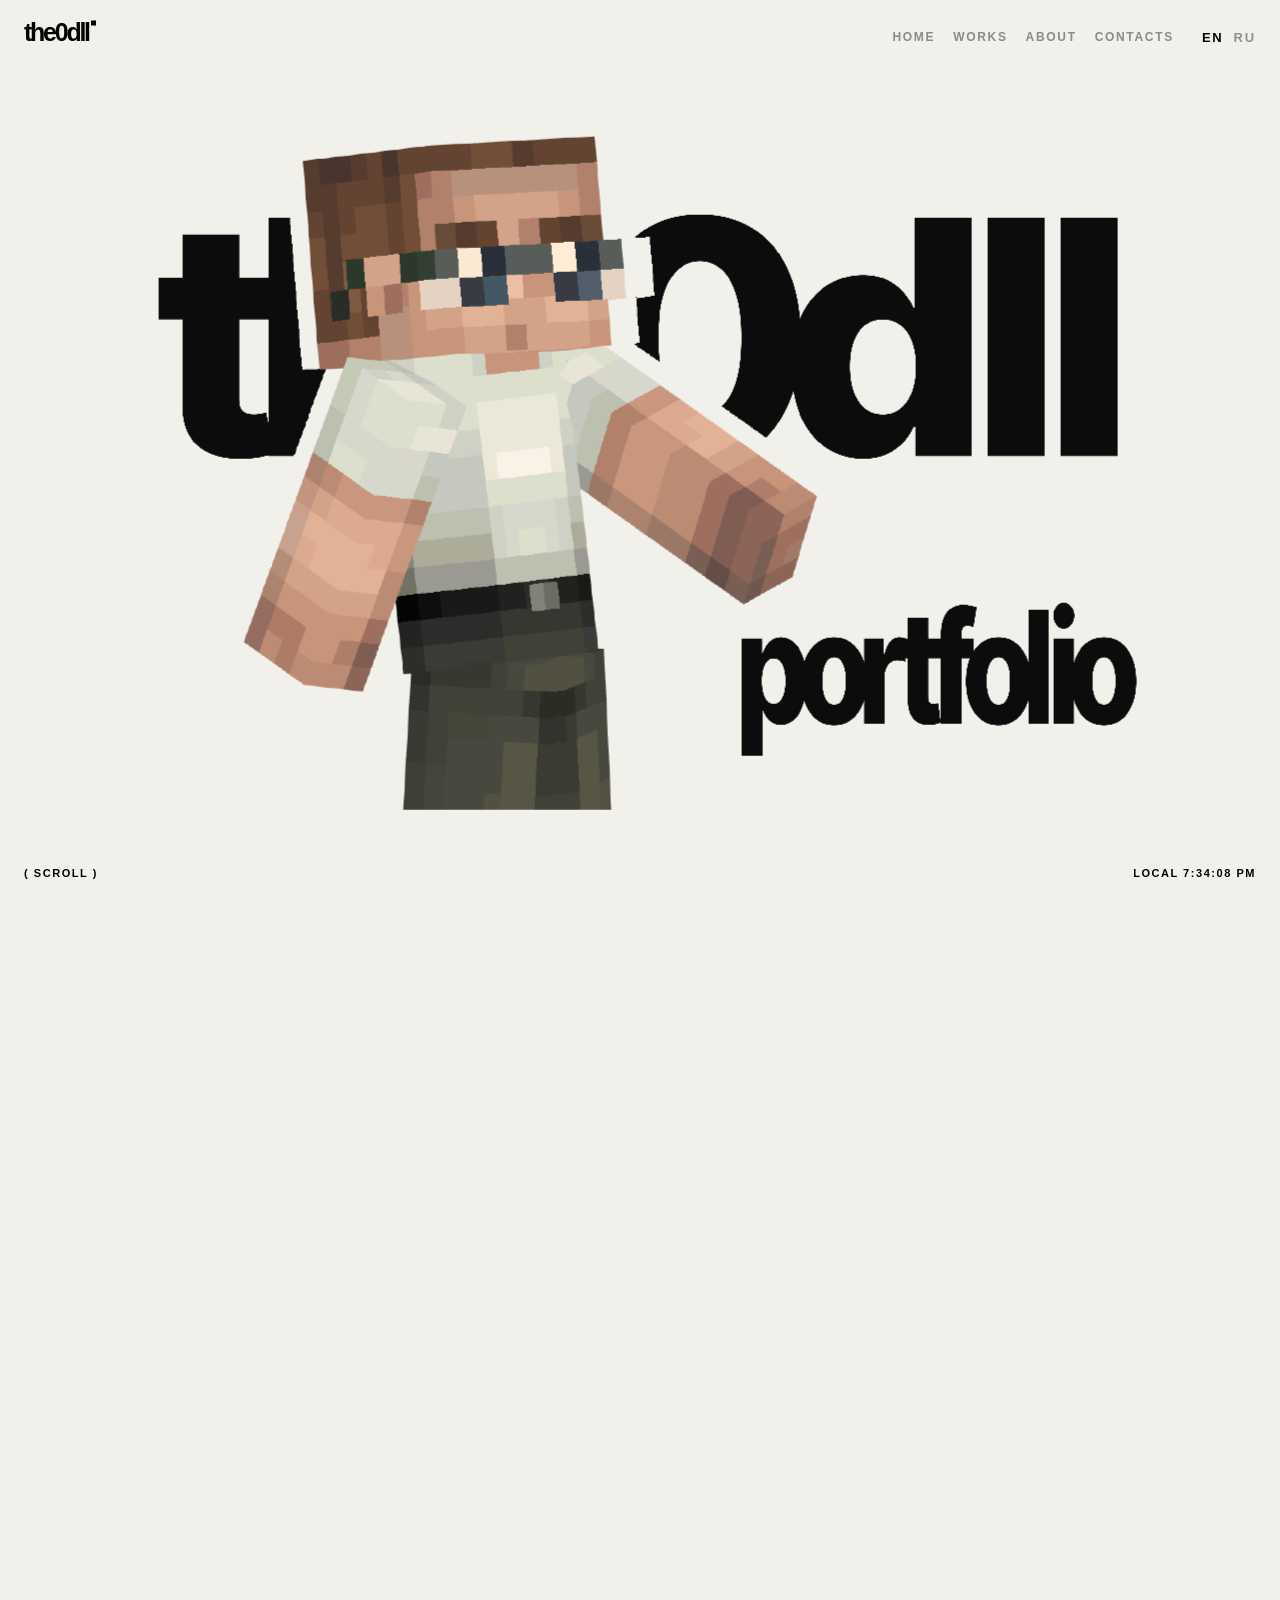
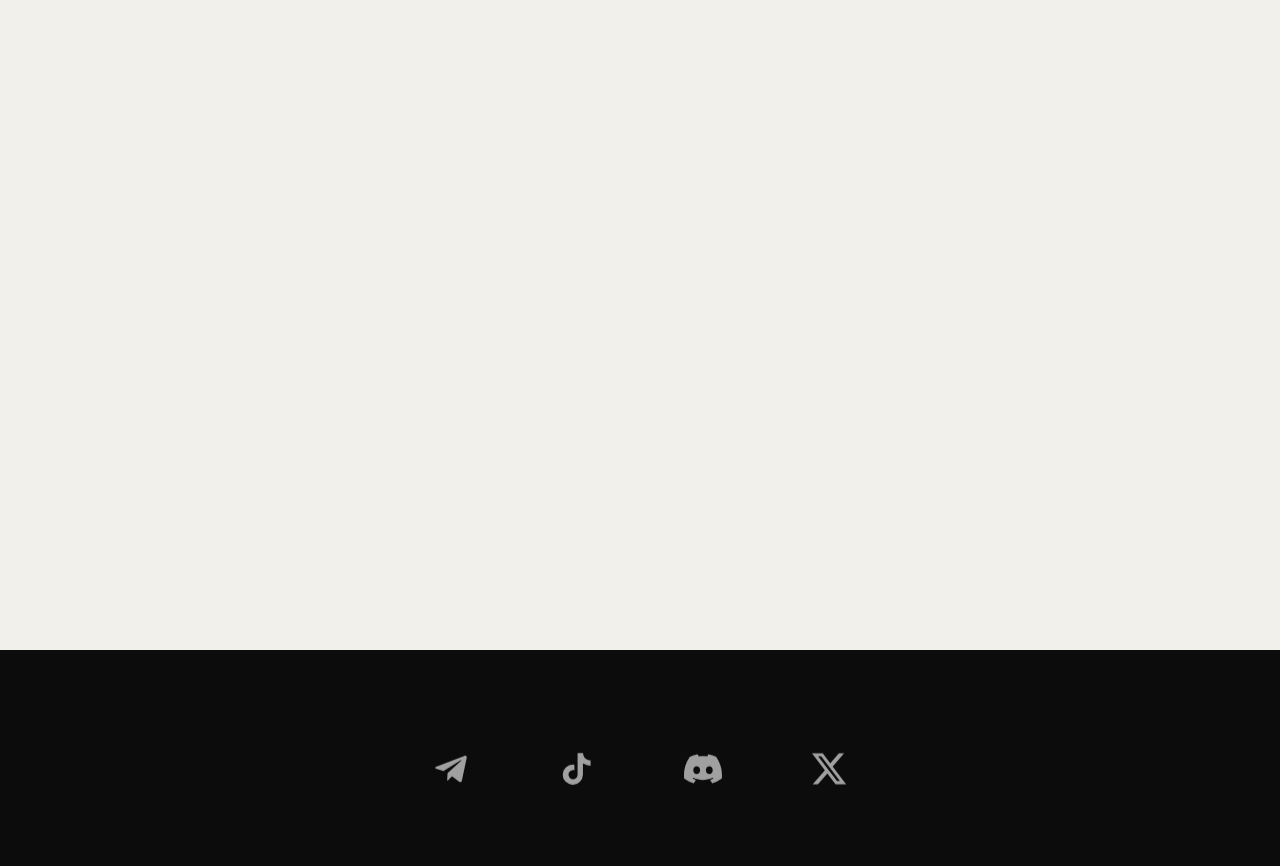
<file: index.html>
<!DOCTYPE html>
<html lang="en">
<head>
  <meta charset="UTF-8">
  <meta name="viewport" content="width=device-width, initial-scale=1.0, viewport-fit=cover">
  <title>the0dll' — bespoke minecraft skins</title>
  
  <meta name="description" content="the0dll — bespoke Minecraft skins, pixel character design, custom shading & multi-layer depth.">

  <link rel="preconnect" href="https://fonts.googleapis.com">
  <link rel="preconnect" href="https://fonts.gstatic.com" crossorigin>
  <link href="https://fonts.googleapis.com/css2?family=Silkscreen:wght@400;700&display=swap" rel="stylesheet">
  <link rel="icon" href="data:image/svg+xml,%3Csvg xmlns=%27http://www.w3.org/2000/svg%27 viewBox=%270 0 8 8%27 shape-rendering=%27crispEdges%27%3E%3Crect width=%278%27 height=%278%27 fill=%27%230c0c0c%27/%3E%3Crect x=%272%27 y=%272%27 width=%274%27 height=%274%27 fill=%27%23ff4a1c%27/%3E%3C/svg%3E">
  <link rel="stylesheet" href="css/style.css">
</head>
<body data-i18n-title="home.title">

  <!-- Scroll progress bar & custom cursor canvas -->
  <div id="scroll-progress-bar" aria-hidden="true"></div>

  <canvas id="cursor-canvas" aria-hidden="true"></canvas>

  <!-- Fixed Header & Navigation -->
  <header class="site-header">
    <a href="index.html" class="brand-logo">
      <span>the0dll</span><span class="accent-tick" aria-hidden="true"></span>
    </a>

    <div class="header-right" id="site-menu">
      <nav class="site-nav" aria-label="Main">
        <a href="index.html" class="nav-link" data-i18n="nav.home">HOME</a>
        <a href="works.html" class="nav-link" data-i18n="nav.works">WORKS</a>
        <a href="about.html" class="nav-link" data-i18n="nav.about">ABOUT</a>
        <a href="#contacts" class="nav-link" data-i18n="nav.contacts">CONTACTS</a>
      </nav>
      <div class="lang-switch">
        <button type="button" class="lang-btn active" data-lang="en">EN</button>
        <button type="button" class="lang-btn" data-lang="ru">RU</button>
      </div>
    </div>
    <button type="button" class="nav-toggle" id="nav-toggle" aria-expanded="false" aria-controls="site-menu" aria-label="Menu" data-i18n-aria="nav.menu">
      <span class="nav-toggle-bar" aria-hidden="true"></span>
      <span class="nav-toggle-bar" aria-hidden="true"></span>
    </button>
  </header>

  <!-- Interactive Scroll Stage: sticky viewport with animated media box -->
  <div class="scroll-track-wrapper" id="scroll-track">
    <div class="sticky-viewport">

      <!-- Scalable Hero Media Box (shrinks to bottom-right during scroll) -->
      <div class="animated-media-box" id="animated-media">
        <img src="assets/character.png" alt="the0dll Minecraft Skin Portfolio">
      </div>

      <div class="docked-caption" id="media-caption">
        <span data-i18n="home.media_caption">CUSTOM SKIN FOR THE0DLL — PORTFOLIO</span>
      </div>

      <div class="stage-divider-v" id="divider-v" aria-hidden="true"></div>
      <div class="stage-divider-h" id="divider-h" aria-hidden="true"></div>

      <!-- 2x2 Typography Grid (unmasks and reveals links on scroll) -->
      <main class="stage-text-grid">
        <div class="text-cell top-left">
          <a href="works.html" class="stage-link" id="link-works">
            <span class="text-mask">
              <span class="text-inner" id="inner-works" data-i18n="home.works">works</span>
            </span>
          </a>
        </div>

        <div class="text-cell top-right">
          <a href="#contacts" class="stage-link" id="link-contacts">
            <span class="text-mask">
              <span class="text-inner" id="inner-contacts" data-i18n="home.contacts">contacts</span>
            </span>
          </a>
        </div>

        <div class="text-cell bottom-left">
          <a href="about.html" class="stage-link" id="link-the0dll">
            <span class="text-mask">
              <span class="text-inner" id="inner-the0dll">the0dll</span>
            </span>
          </a>
        </div>

        <div class="text-cell bottom-right" aria-hidden="true"></div>
      </main>

    </div>
  </div>

  <!-- Contacts Panel: Social links -->
  <section class="contacts-panel-section" id="contacts">
    <div class="contacts-panel-inner">
      <div class="contacts-icons-row" role="list">
        <a href="https://t.me/the0dll" target="_blank" rel="noopener noreferrer" class="contact-icon-link" aria-label="Telegram" role="listitem">
          <svg viewBox="0 0 24 24" fill="currentColor" class="contact-icon-svg" width="36" height="36">
            <path d="M20.665 3.717l-17.73 6.837c-1.21.486-1.203 1.161-.222 1.462l4.552 1.42 10.532-6.645c.498-.303.953-.14.579.192l-8.533 7.701h-.002l-.313 4.674c.458 0 .66-.21.917-.46l2.203-2.14 4.58 3.385c.844.464 1.452.225 1.663-.782l3.005-14.159c.309-1.238-.472-1.8-1.464-1.488z"/>
          </svg>
        </a>

        <a href="https://www.tiktok.com/@the0dlll" target="_blank" rel="noopener noreferrer" class="contact-icon-link" aria-label="TikTok" role="listitem">
          <svg viewBox="0 0 24 24" fill="currentColor" class="contact-icon-svg" width="36" height="36">
            <path d="M19.59 6.69a4.83 4.83 0 0 1-3.77-4.25V2h-3.45v13.67a2.89 2.89 0 0 1-5.2 1.74 2.89 2.89 0 0 1 2.31-4.64c.298-.002.595.042.88.13V9.4a6.33 6.33 0 0 0-1-.08A6.34 6.34 0 0 0 3 15.66a6.34 6.34 0 0 0 10.82 4.48 6.3 6.3 0 0 0 1.93-4.47V8.5a8.28 8.28 0 0 0 4.84 1.55v-3.36h-.001z"/>
          </svg>
        </a>

        <a href="https://discord.com/users/839165605630181477" target="_blank" rel="noopener noreferrer" class="contact-icon-link" aria-label="Discord" role="listitem">
          <svg viewBox="0 0 24 24" fill="currentColor" class="contact-icon-svg" width="36" height="36">
            <path d="M20.317 4.37a19.791 19.791 0 0 0-4.885-1.515.074.074 0 0 0-.079.037c-.21.375-.444.864-.608 1.25a18.27 18.27 0 0 0-5.487 0 12.64 12.64 0 0 0-.617-1.25.077.077 0 0 0-.079-.037A19.736 19.736 0 0 0 3.677 4.37a.07.07 0 0 0-.032.027C.533 9.046-.32 13.58.099 18.057a.082.082 0 0 0 .031.057 19.9 19.9 0 0 0 5.993 3.03.078.078 0 0 0 .084-.028c.462-.63.874-1.295 1.226-1.994.021-.041.001-.09-.041-.106a13.107 13.107 0 0 1-1.872-.892.077.077 0 0 1-.008-.128 10.2 10.2 0 0 0 .372-.292.074.074 0 0 1 .077-.01c3.929 1.793 8.18 1.793 12.061 0a.074.074 0 0 1 .078.01c.12.098.246.198.373.292a.077.077 0 0 1-.006.127 12.299 12.299 0 0 1-1.873.894.077.077 0 0 0-.041.107c.36.698.772 1.362 1.225 1.993a.076.076 0 0 0 .084.028 19.839 19.839 0 0 0 6.002-3.03.077.077 0 0 0 .032-.054c.5-5.177-.838-9.674-3.549-13.66a.061.061 0 0 0-.031-.028zM8.02 15.33c-1.183 0-2.157-1.085-2.157-2.419 0-1.333.956-2.419 2.157-2.419 1.21 0 2.176 1.096 2.157 2.42 0 1.333-.956 2.418-2.157 2.418zm7.975 0c-1.183 0-2.157-1.085-2.157-2.419 0-1.333.955-2.419 2.157-2.419 1.21 0 2.176 1.096 2.157 2.42 0 1.333-.946 2.418-2.157 2.418z"/>
          </svg>
        </a>

        <a href="https://x.com/0d_ll" target="_blank" rel="noopener noreferrer" class="contact-icon-link" aria-label="X (Twitter)" role="listitem">
          <svg viewBox="0 0 24 24" fill="currentColor" class="contact-icon-svg" width="36" height="36">
            <path d="M18.244 2.25h3.308l-7.227 8.26 8.502 11.24H16.17l-5.214-6.817L4.99 21.75H1.68l7.73-8.835L1.254 2.25H8.08l4.713 6.231zm-1.161 17.52h1.833L7.084 4.126H5.117z"/>
          </svg>
        </a>
      </div>
    </div>
  </section>

  <!-- Bottom Status Bar: Scroll indicator & local timecode -->
  <div class="stage-overlay-bottom">
    <div>( SCROLL )</div>
    <div class="stage-timecode" id="local-time">YEKT 00:00:00</div>
  </div>

  <!-- Scripts -->
  <script src="js/cursor.js"></script>
  <script src="js/i18n.js"></script>
  <script src="js/main.js"></script>
  <script src="js/pixelate.js"></script>
  <script src="js/transition.js"></script>
</body>
</html>
</file>
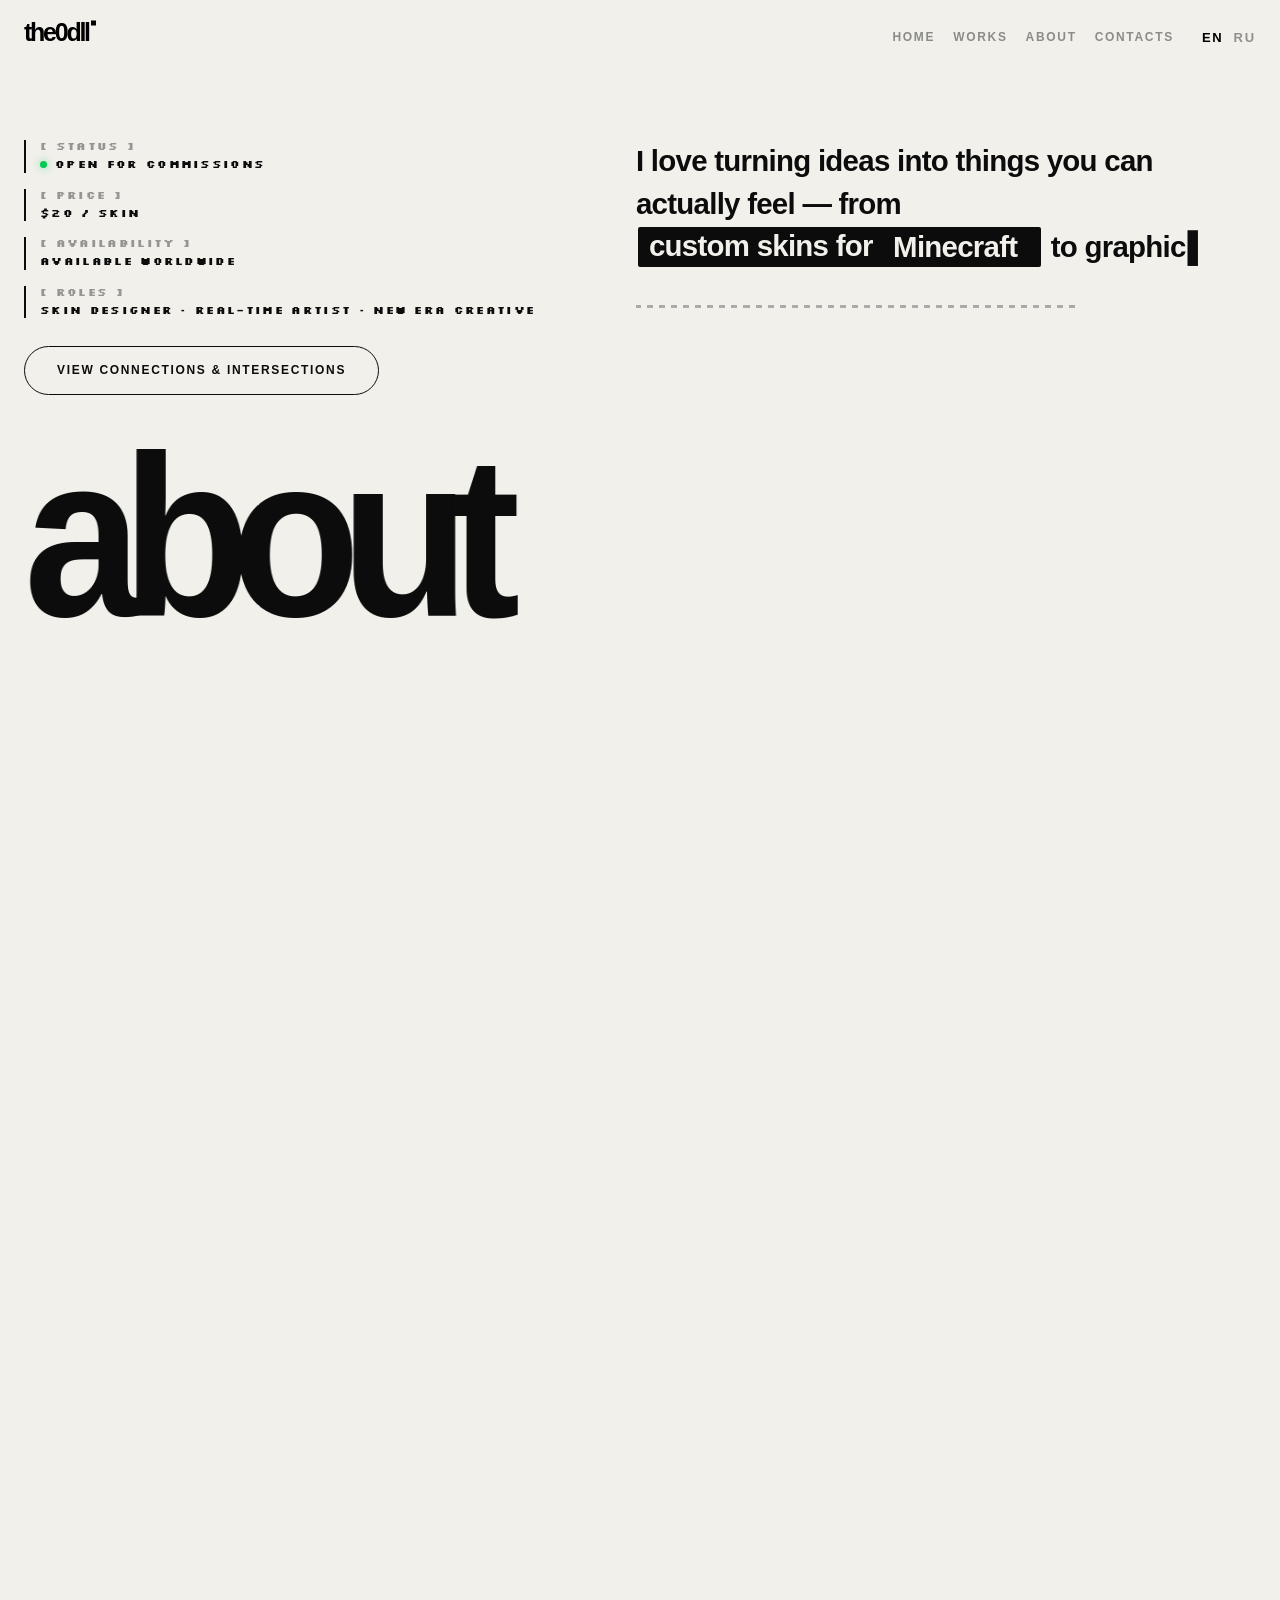
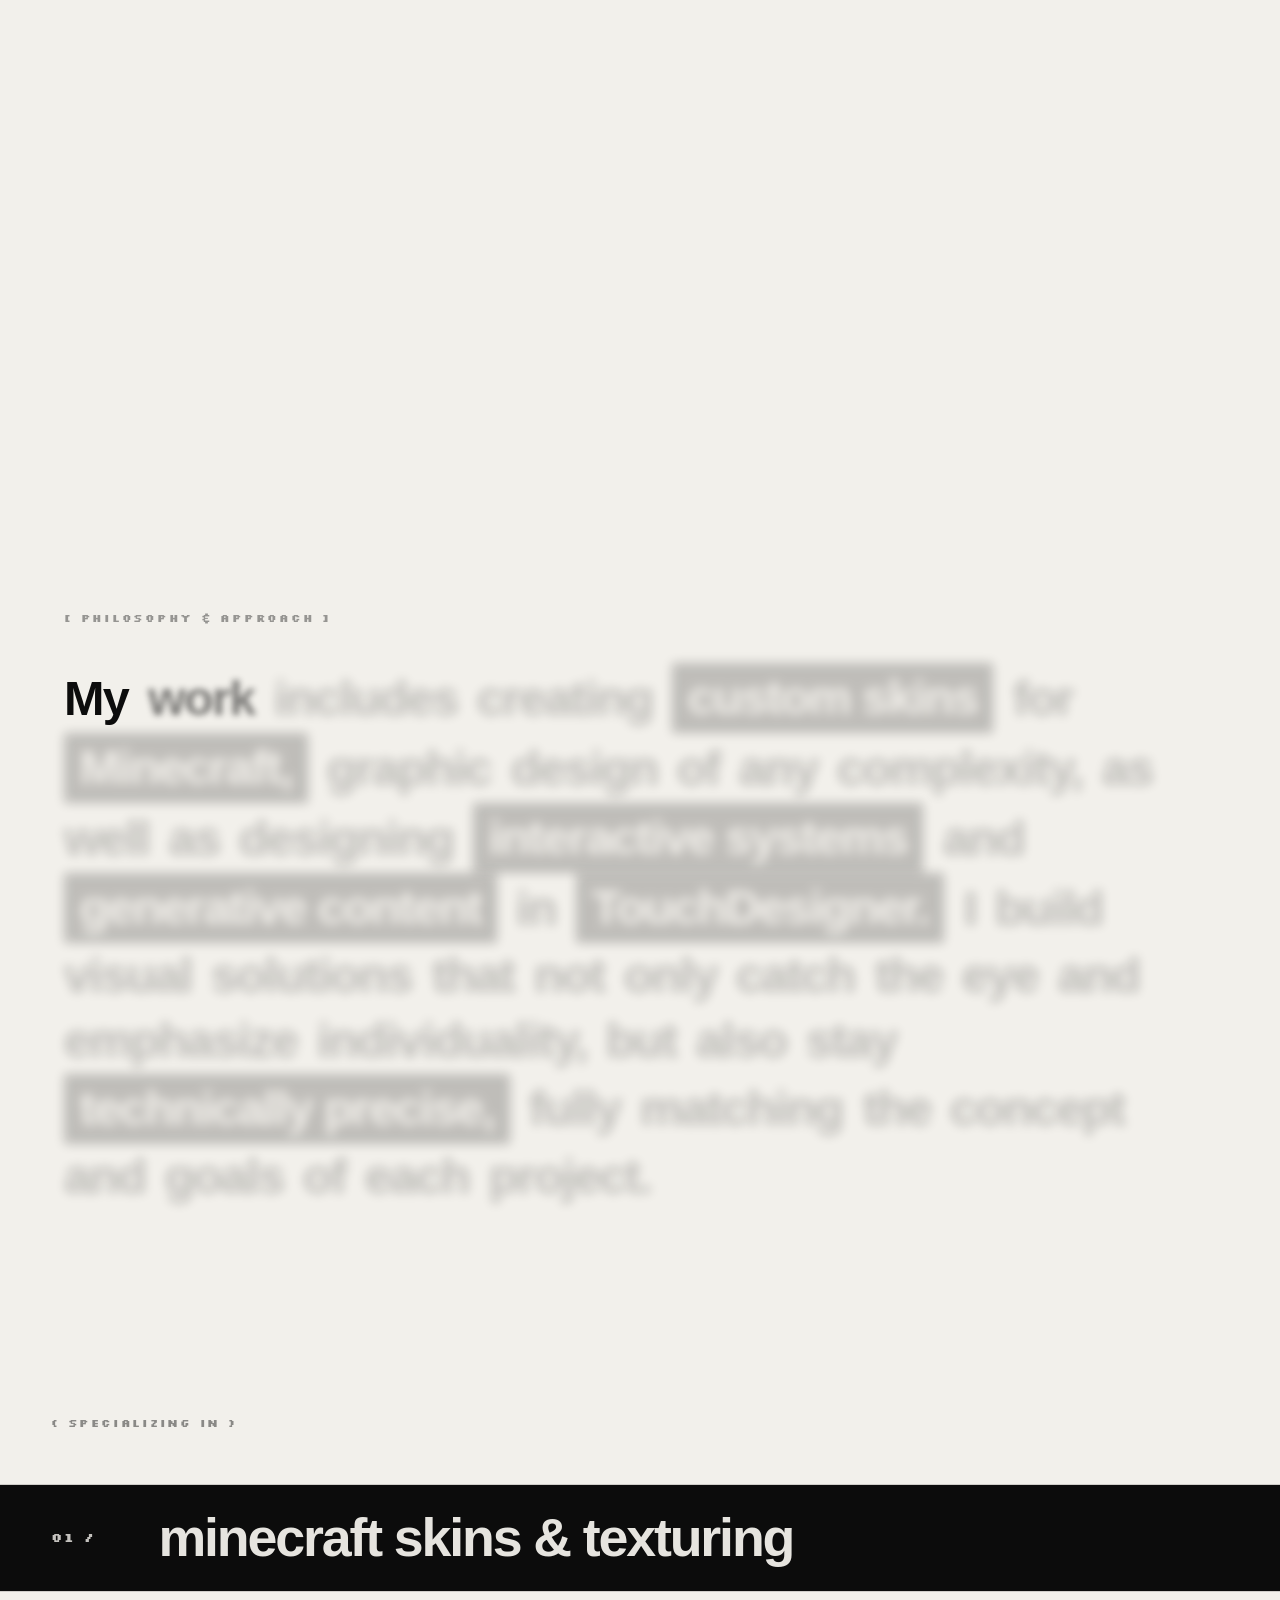
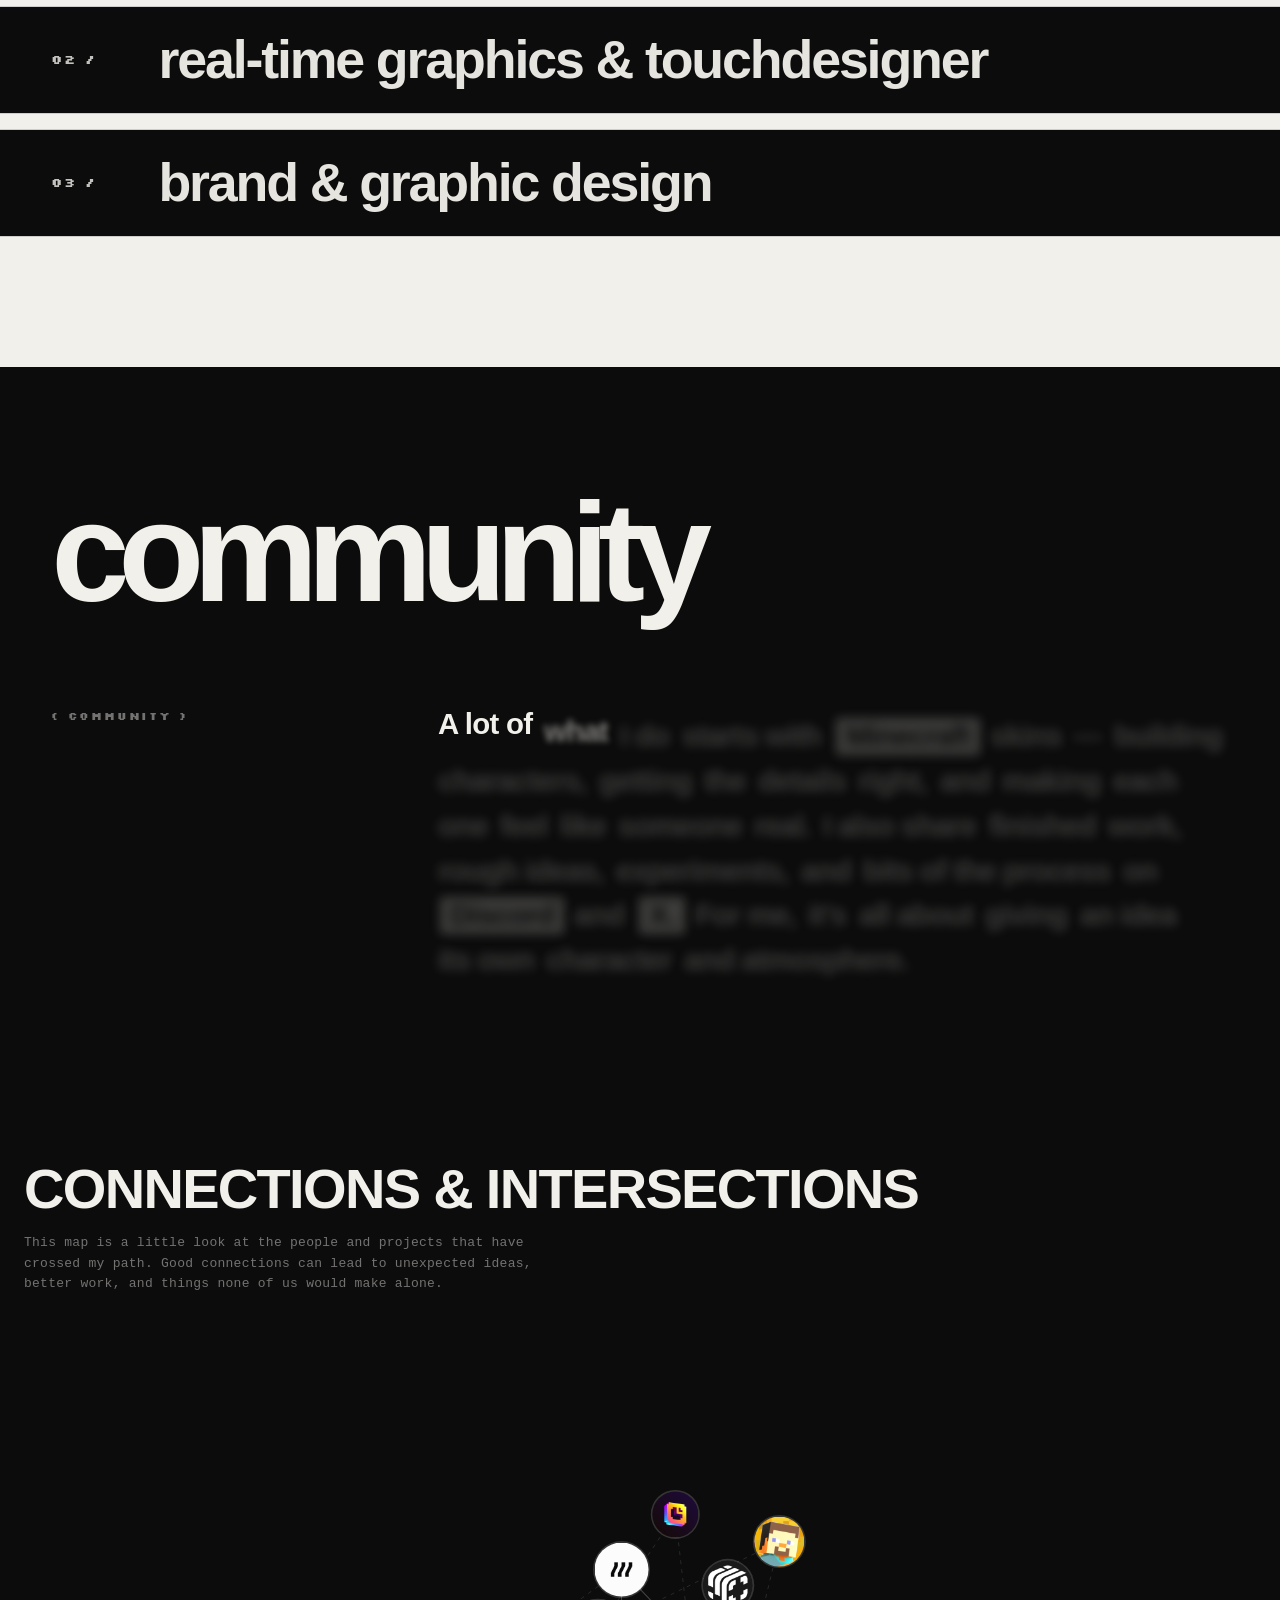
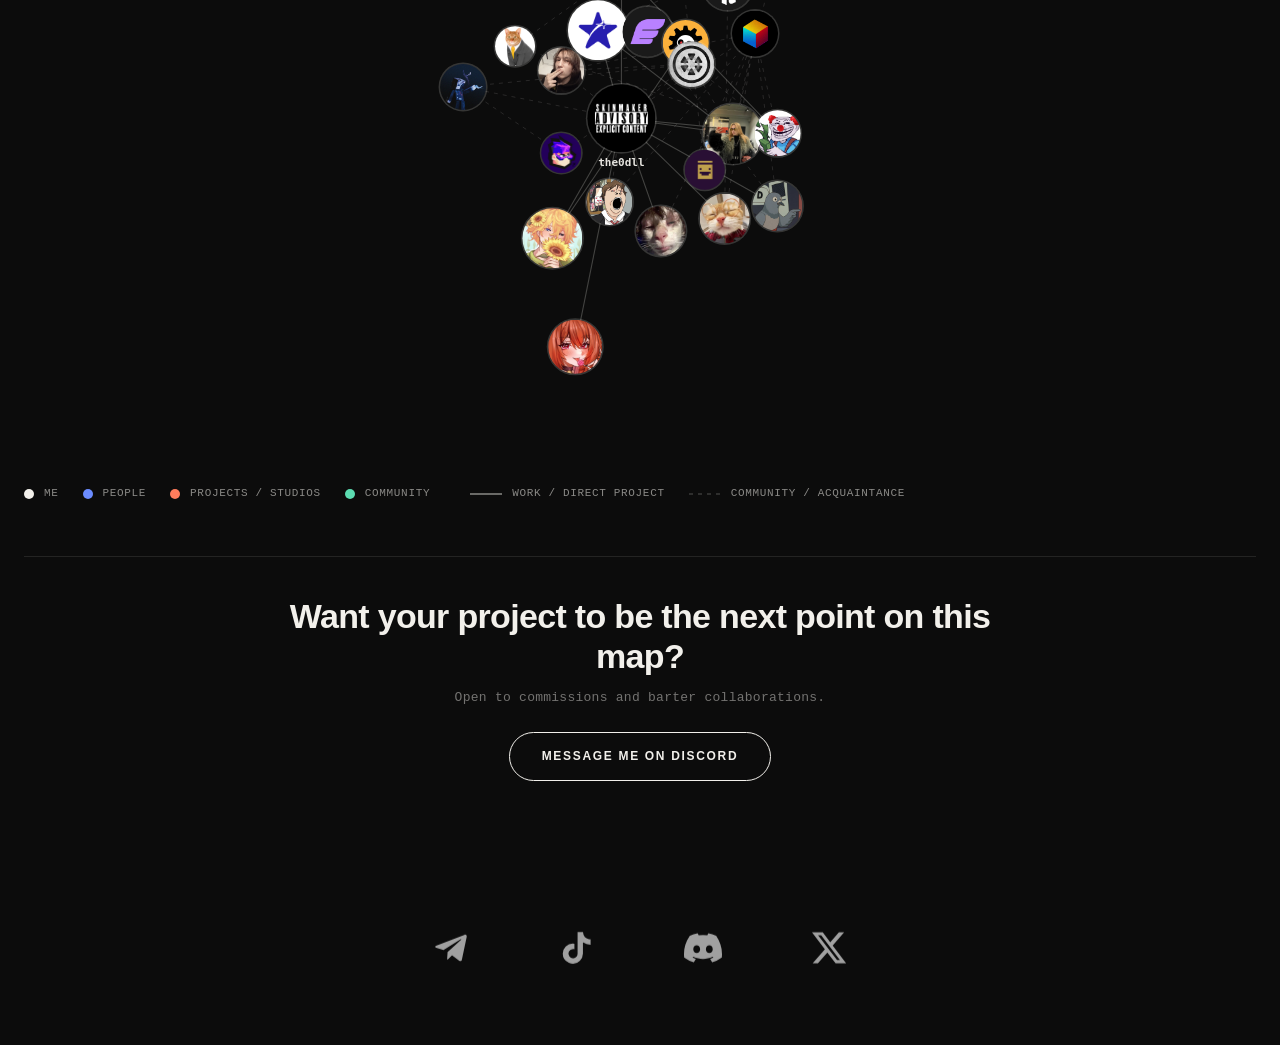
<file: about/index.html>
<!doctype html>
<html lang="en">
<head>
  <meta charset="UTF-8">
  <meta name="viewport" content="width=device-width, initial-scale=1.0">
  <meta http-equiv="refresh" content="0; url=../about.html">
  <script>window.location.replace('../about.html' + window.location.search + window.location.hash);</script>
  <title>About — the0dll'</title>
</head>
<body></body>
</html>
</file>
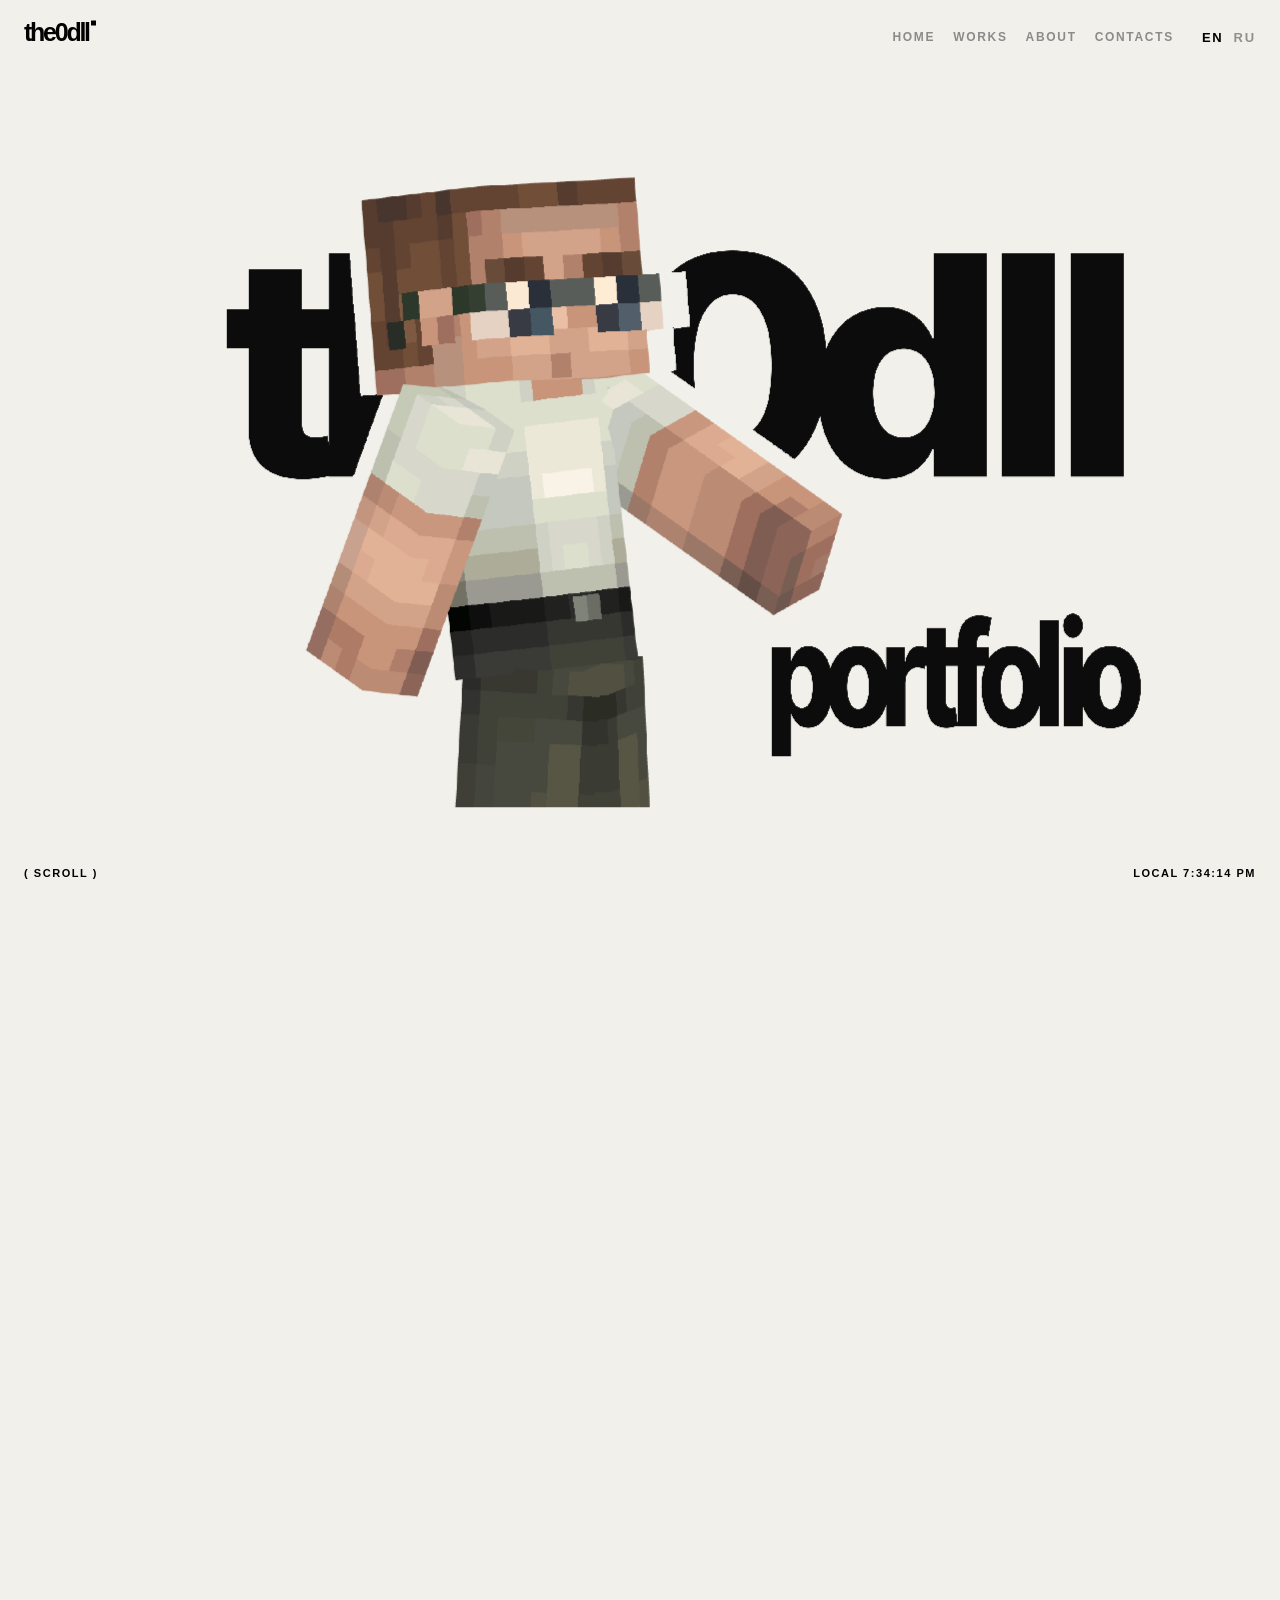
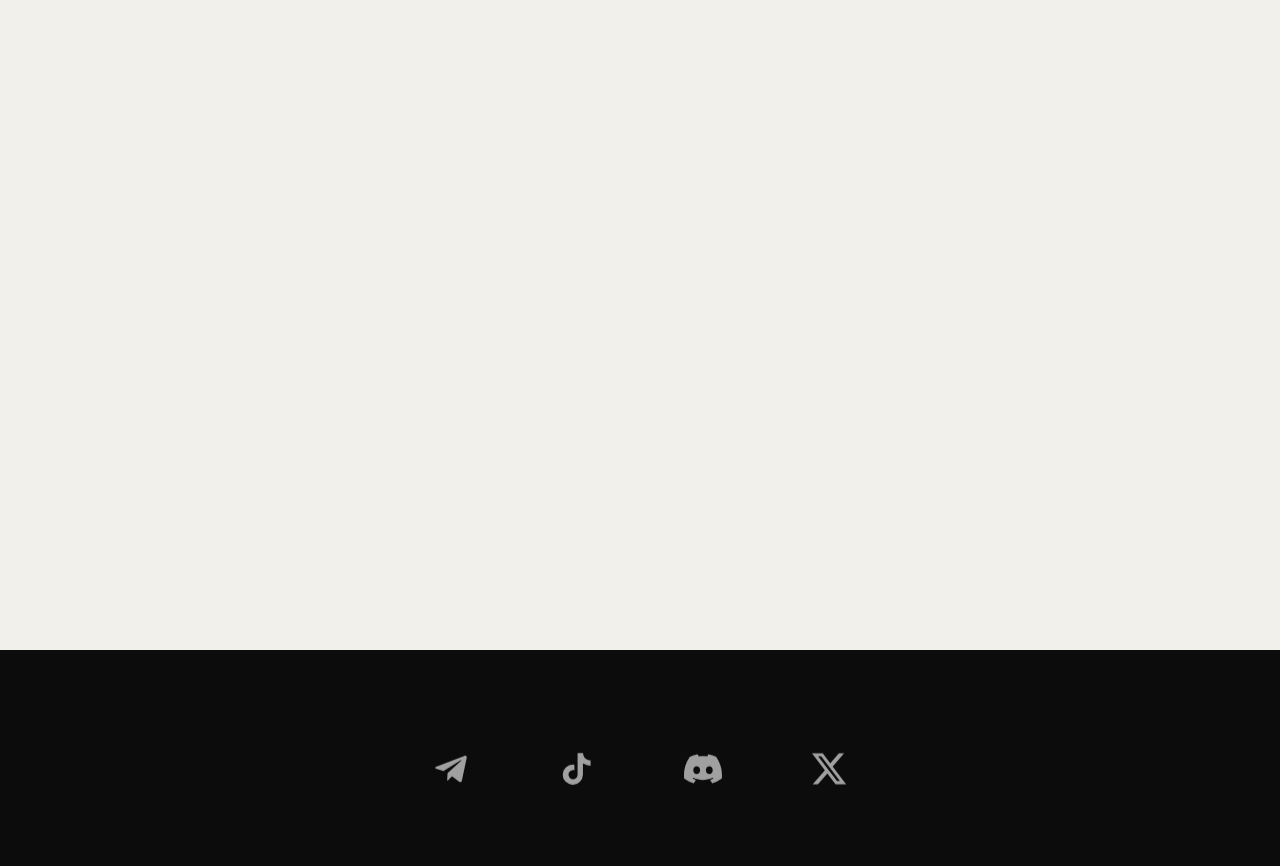
<file: contact/index.html>
<!DOCTYPE html>
<html lang="en">
<head>
  <meta charset="UTF-8">
  <meta http-equiv="refresh" content="0; url=../index.html#contacts">
  <script>window.location.replace('../index.html#contacts');</script>
  <title>Redirecting to Contacts — the0dll'</title>
</head>
<body>
  <p>Redirecting to <a href="../index.html#contacts">contacts</a>...</p>
</body>
</html>
</file>
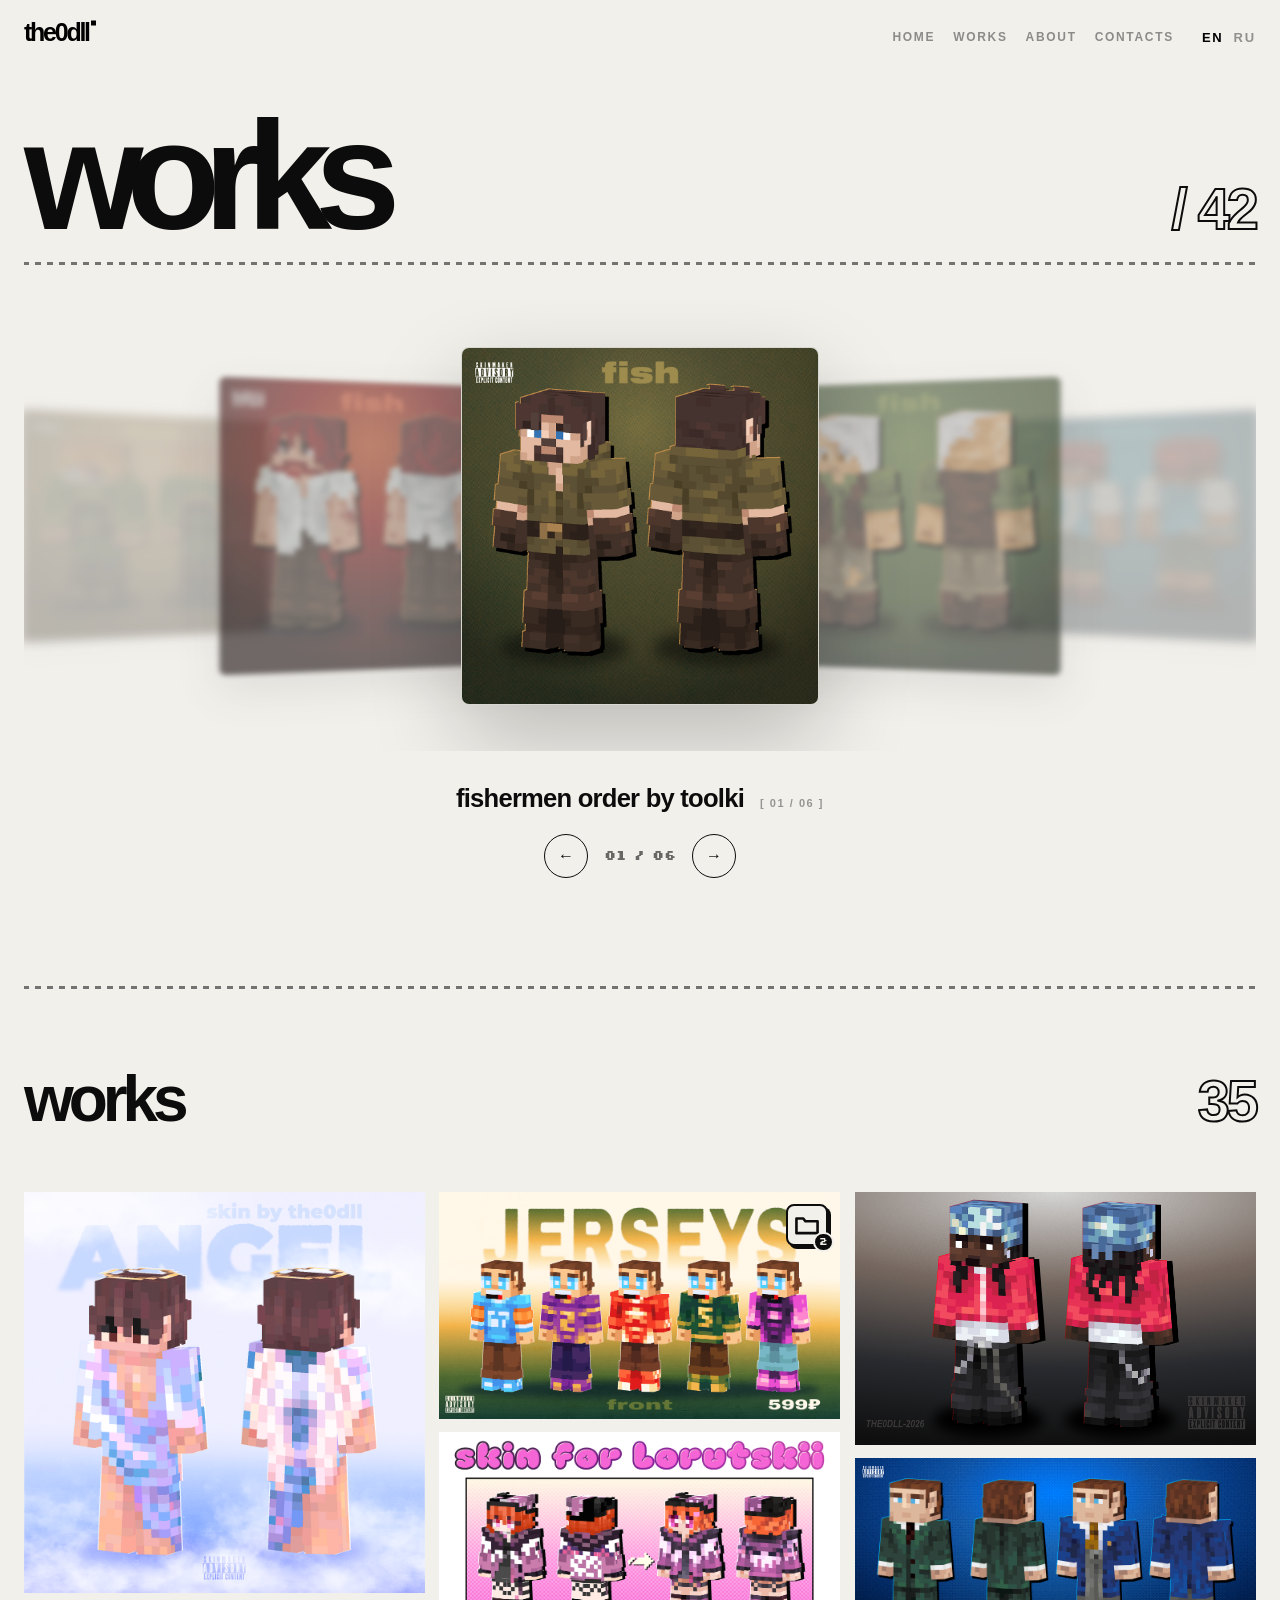
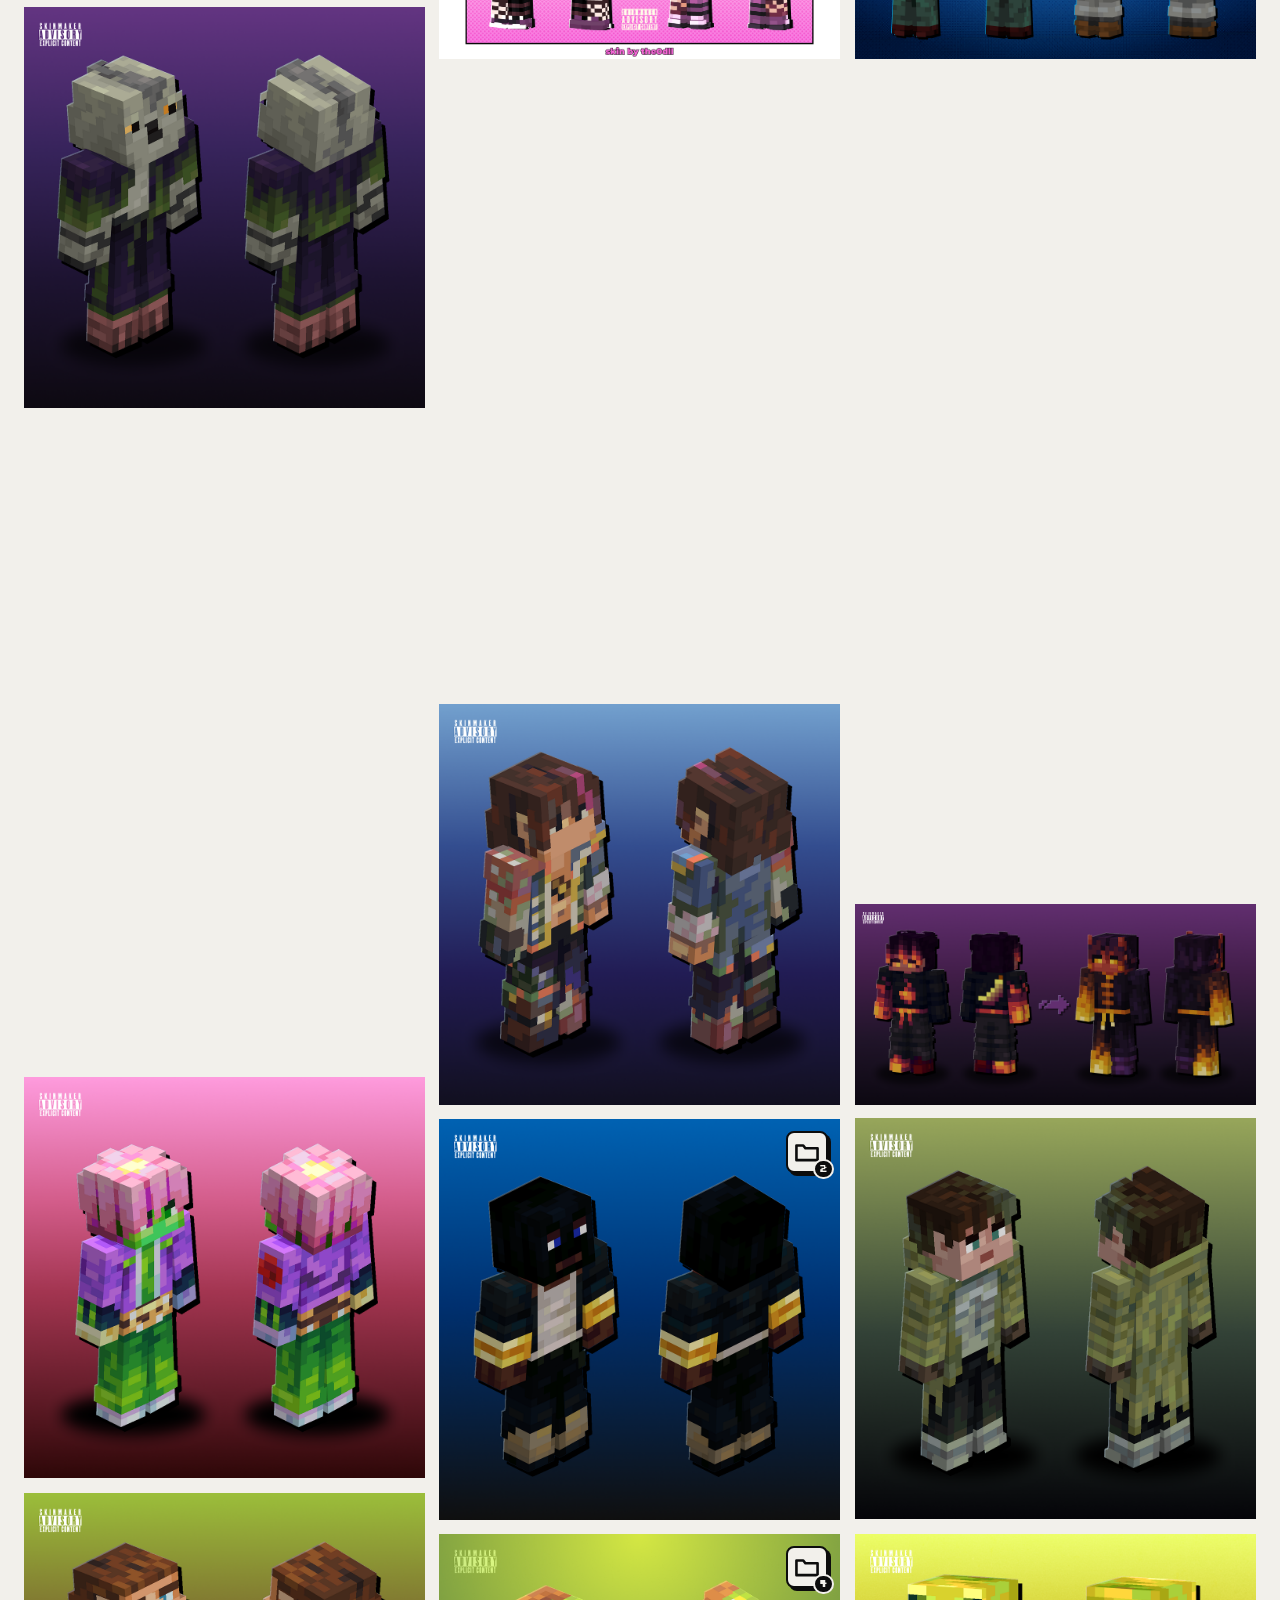
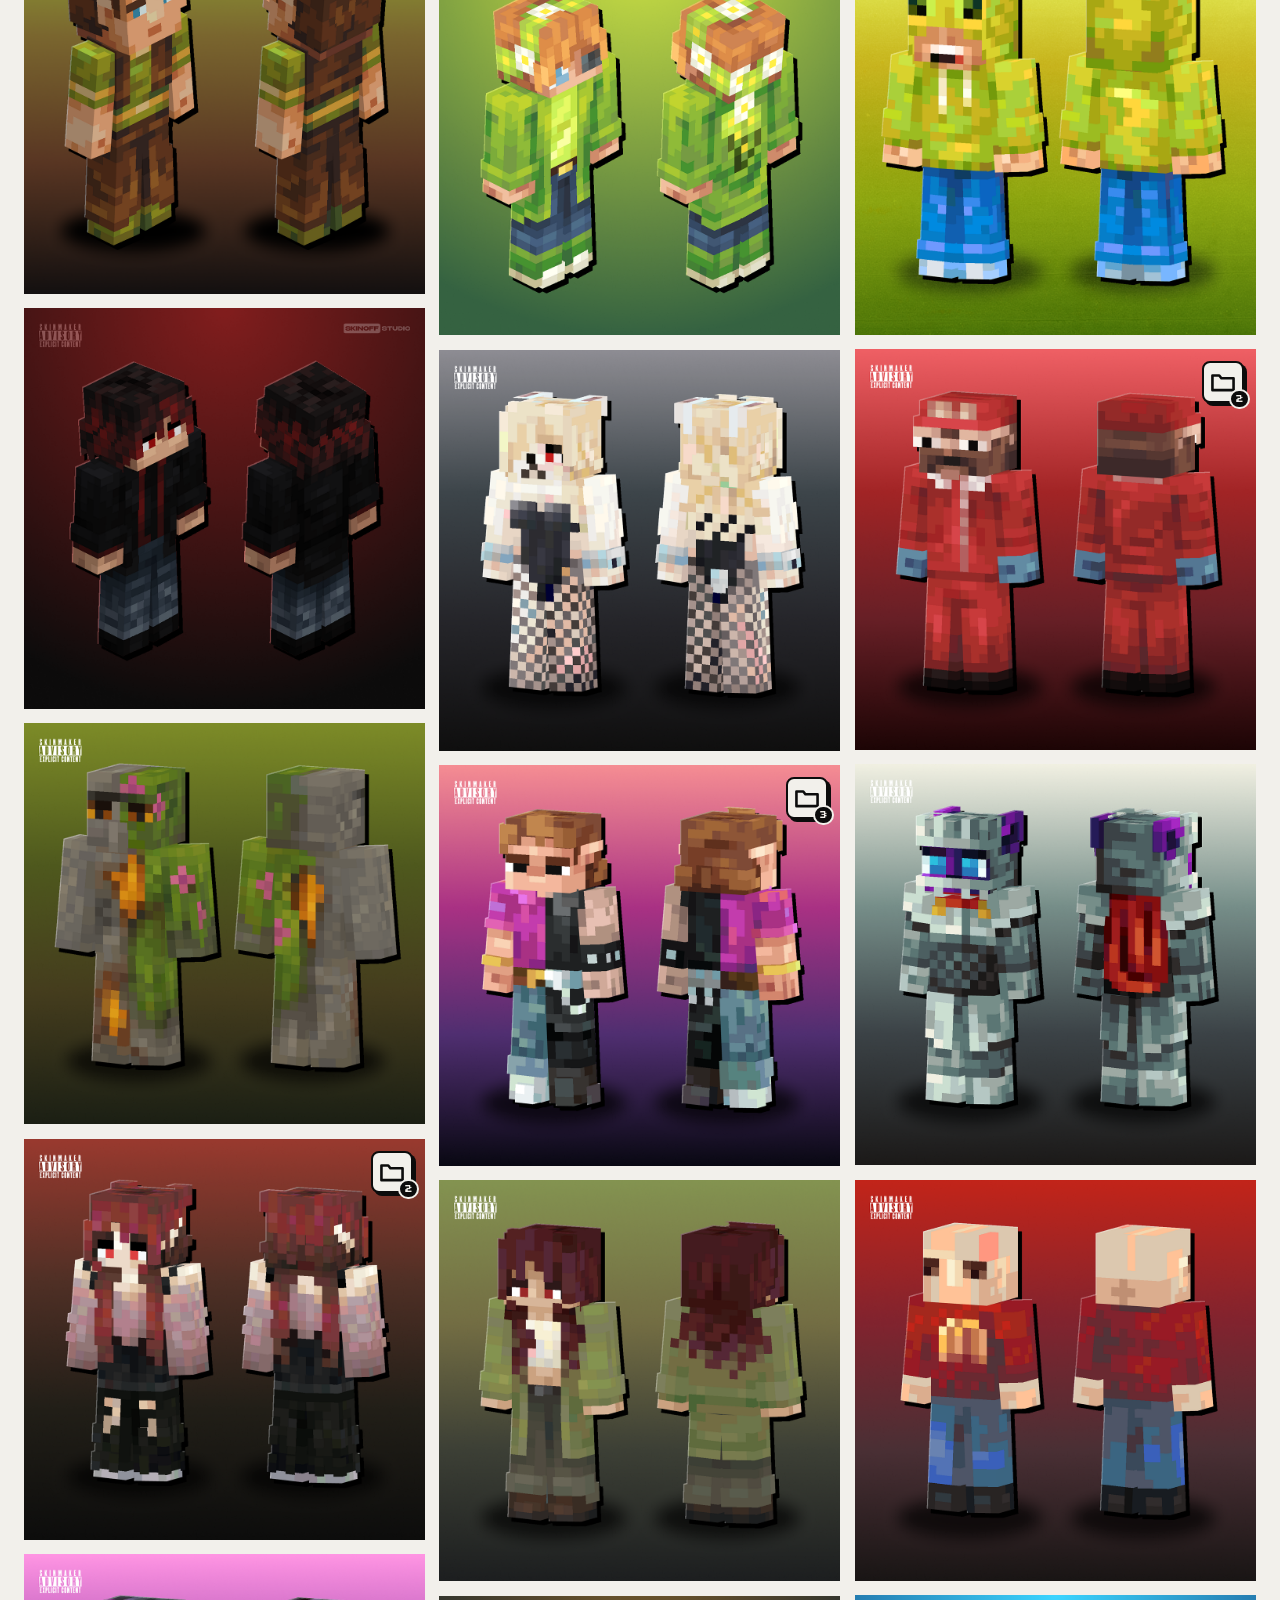
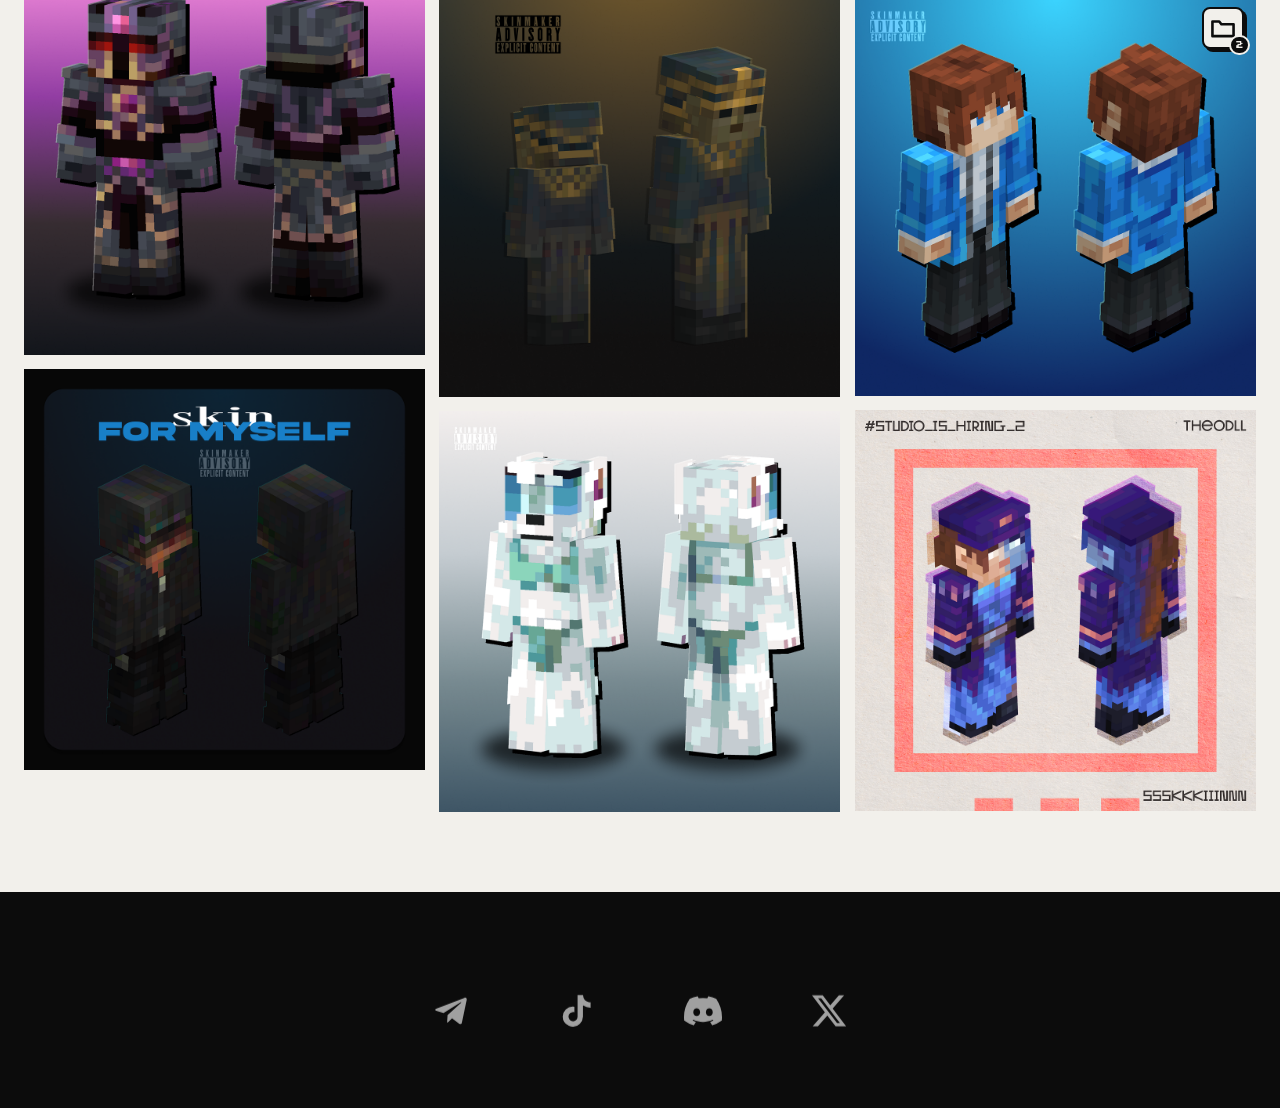
<file: works/index.html>
<!doctype html>
<html lang="en">
<head>
  <meta charset="UTF-8">
  <meta name="viewport" content="width=device-width, initial-scale=1.0">
  <meta http-equiv="refresh" content="0; url=../works.html">
  <script>window.location.replace('../works.html' + window.location.search + window.location.hash);</script>
  <title>Works — the0dll'</title>
</head>
<body></body>
</html>
</file>
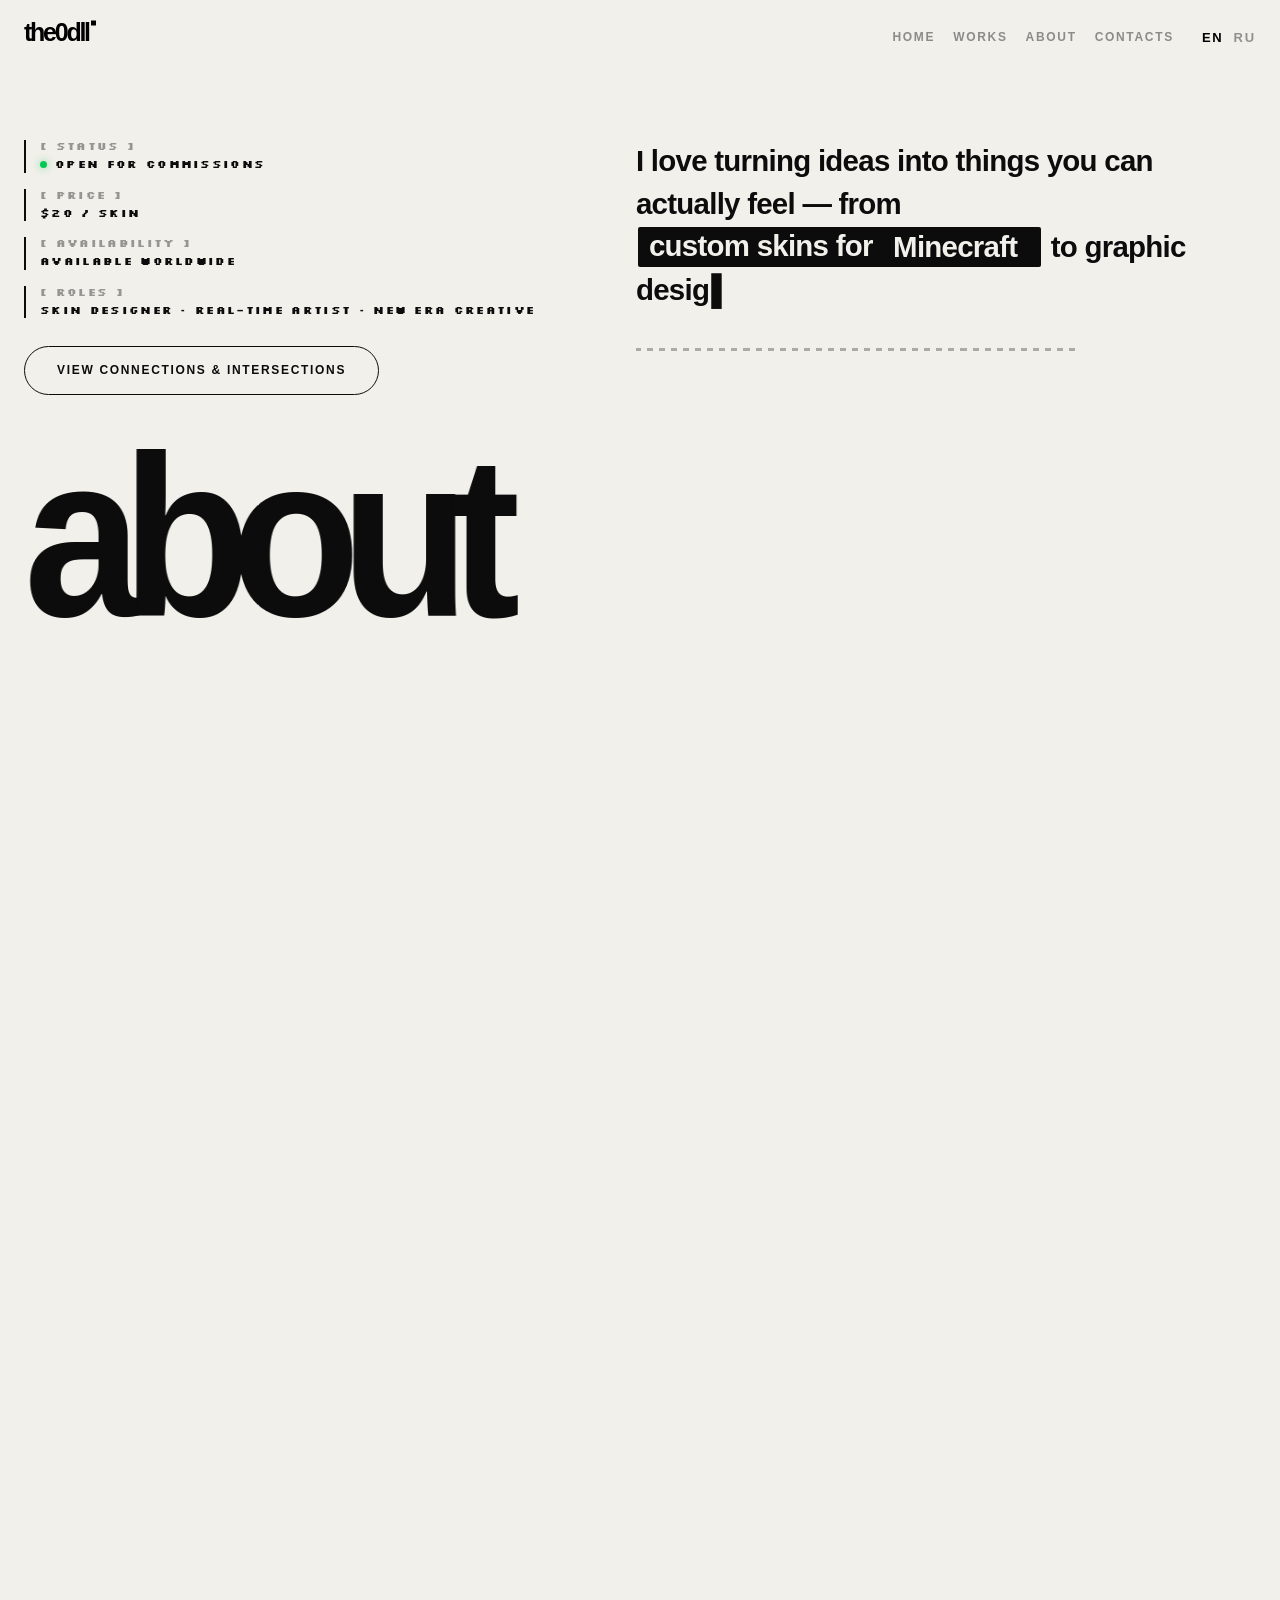
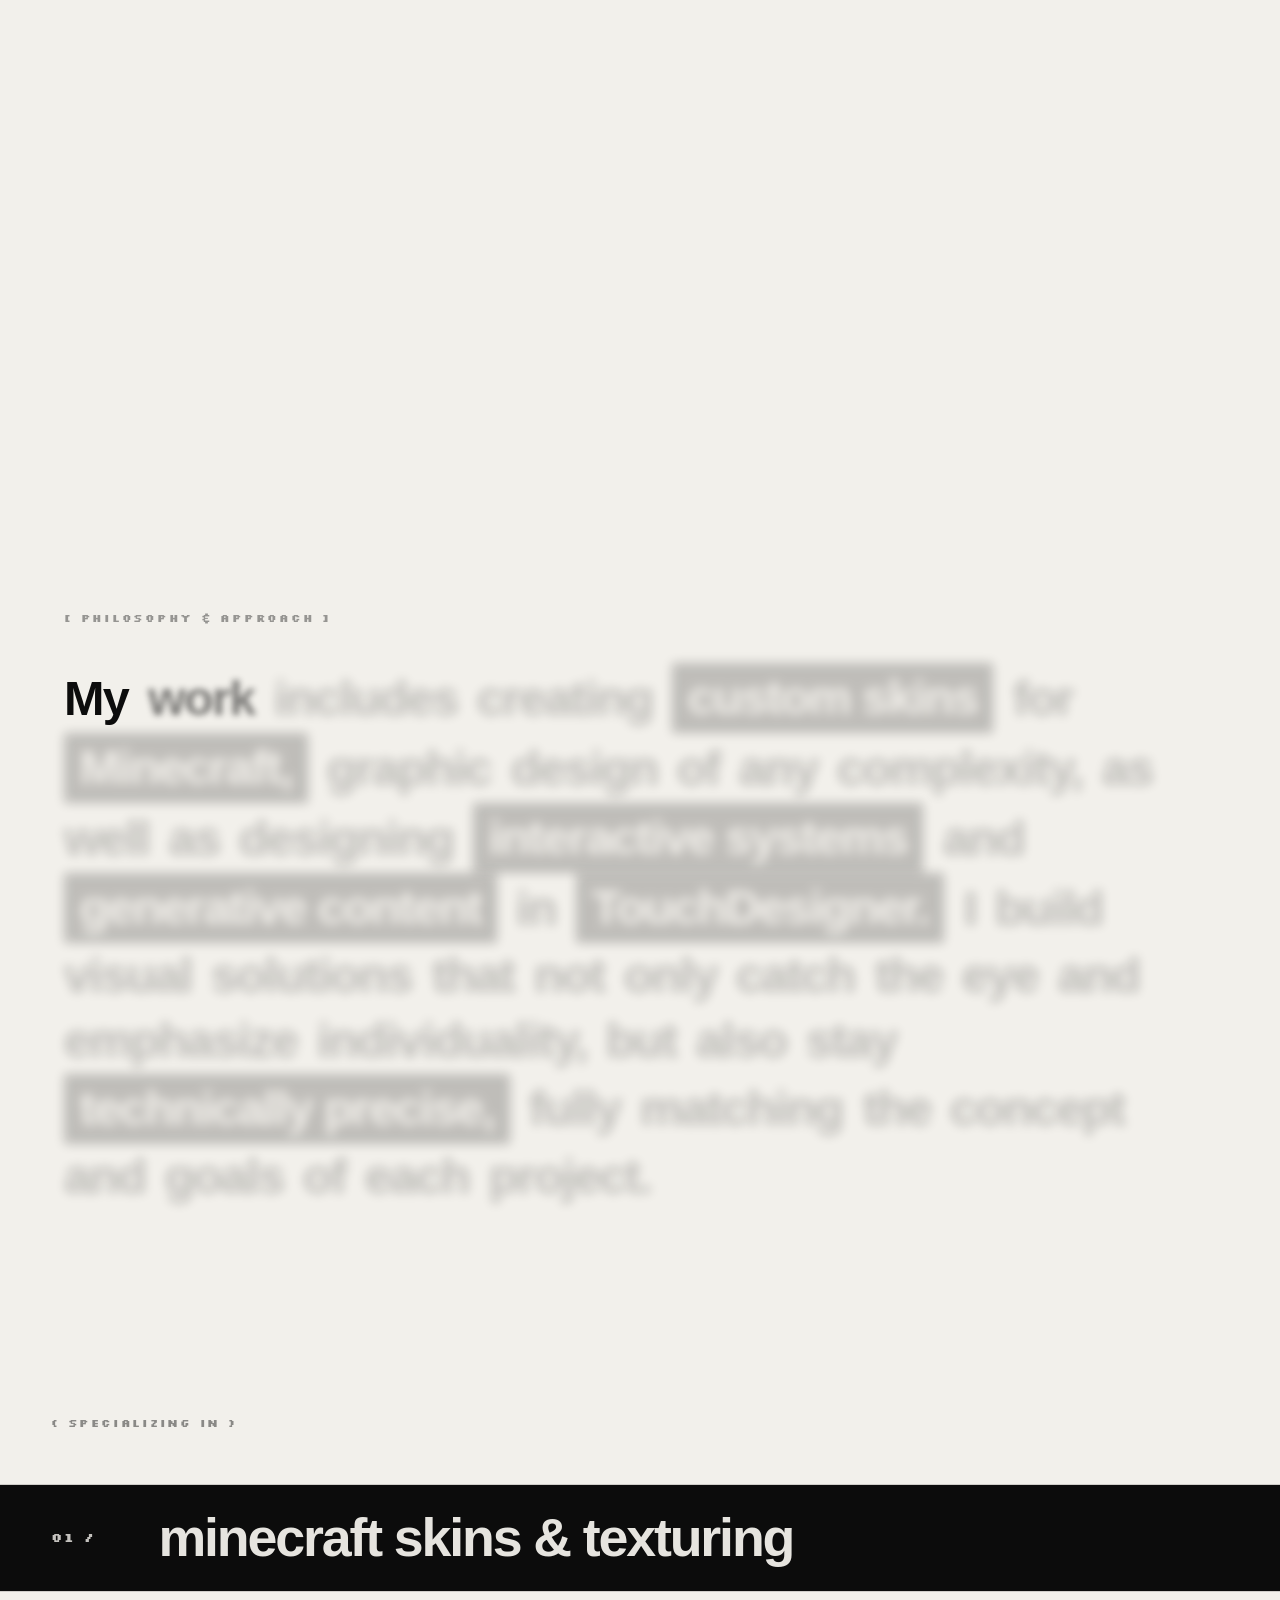
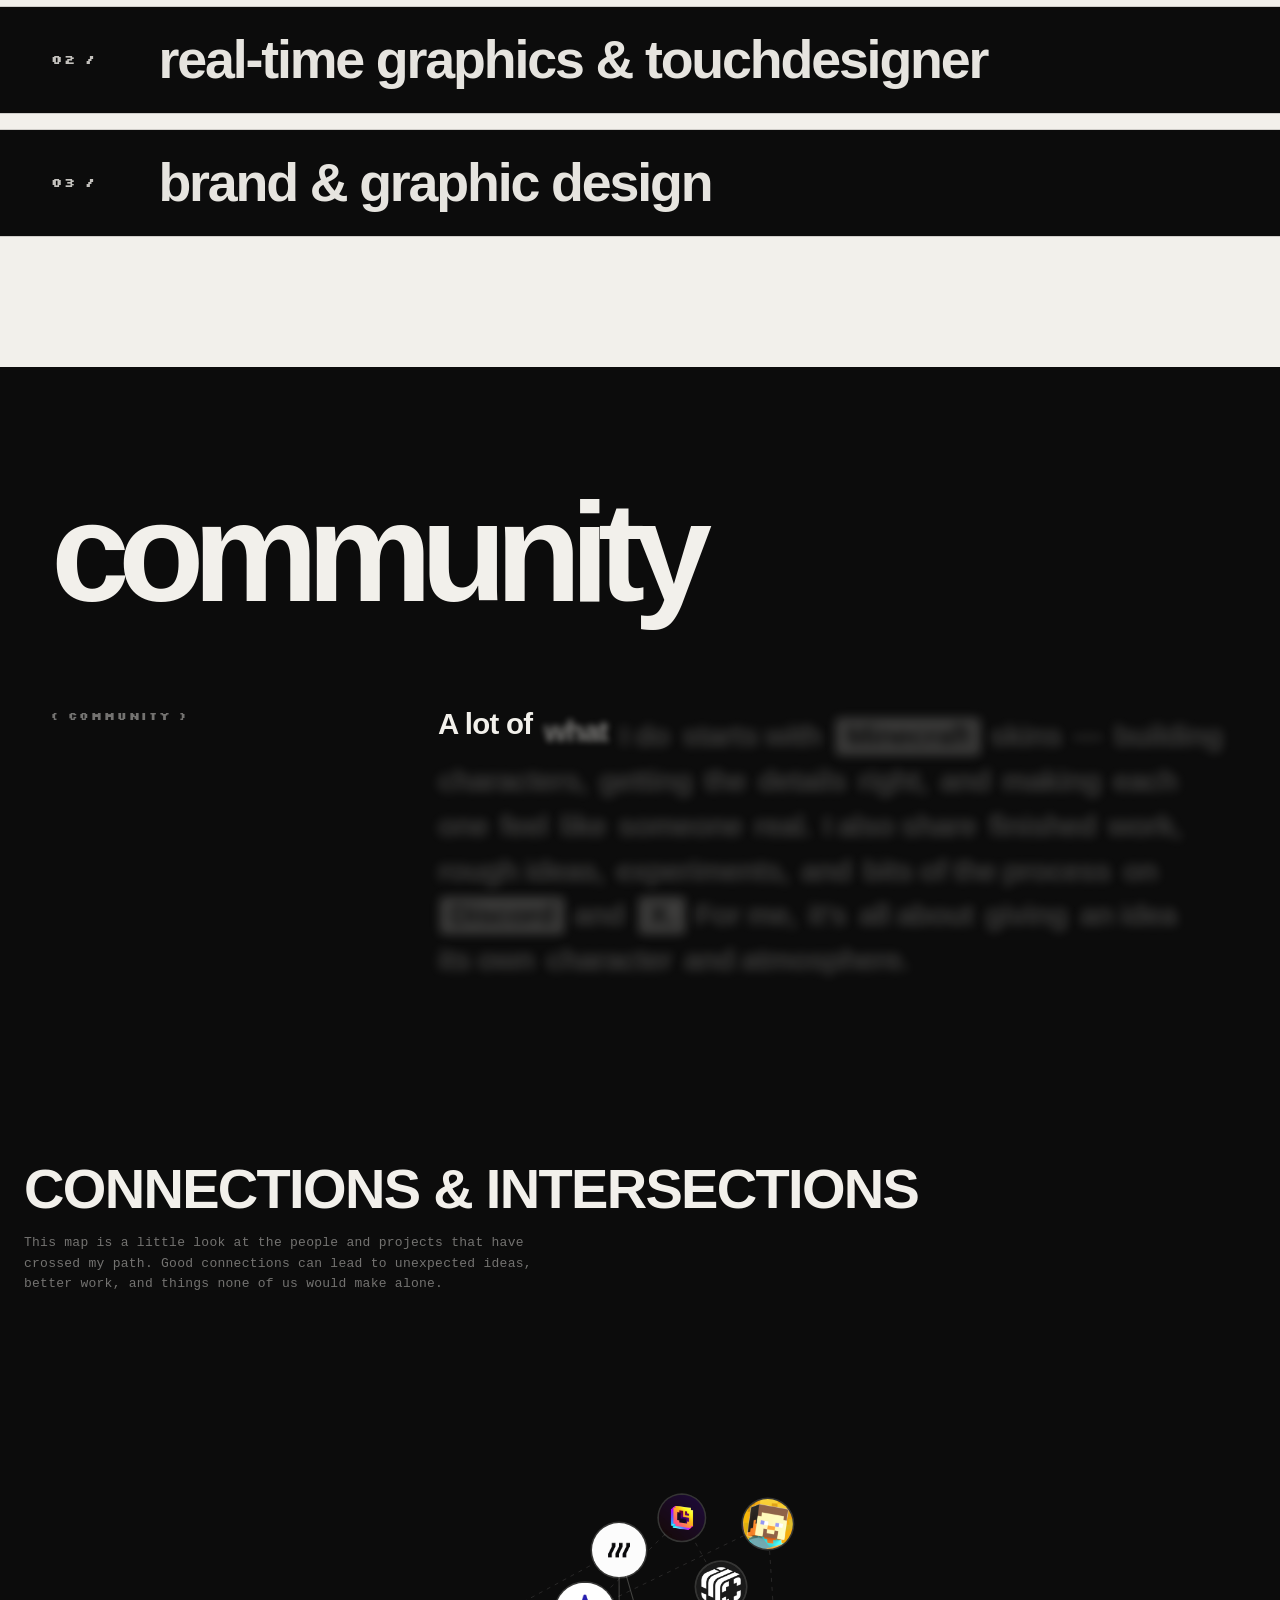
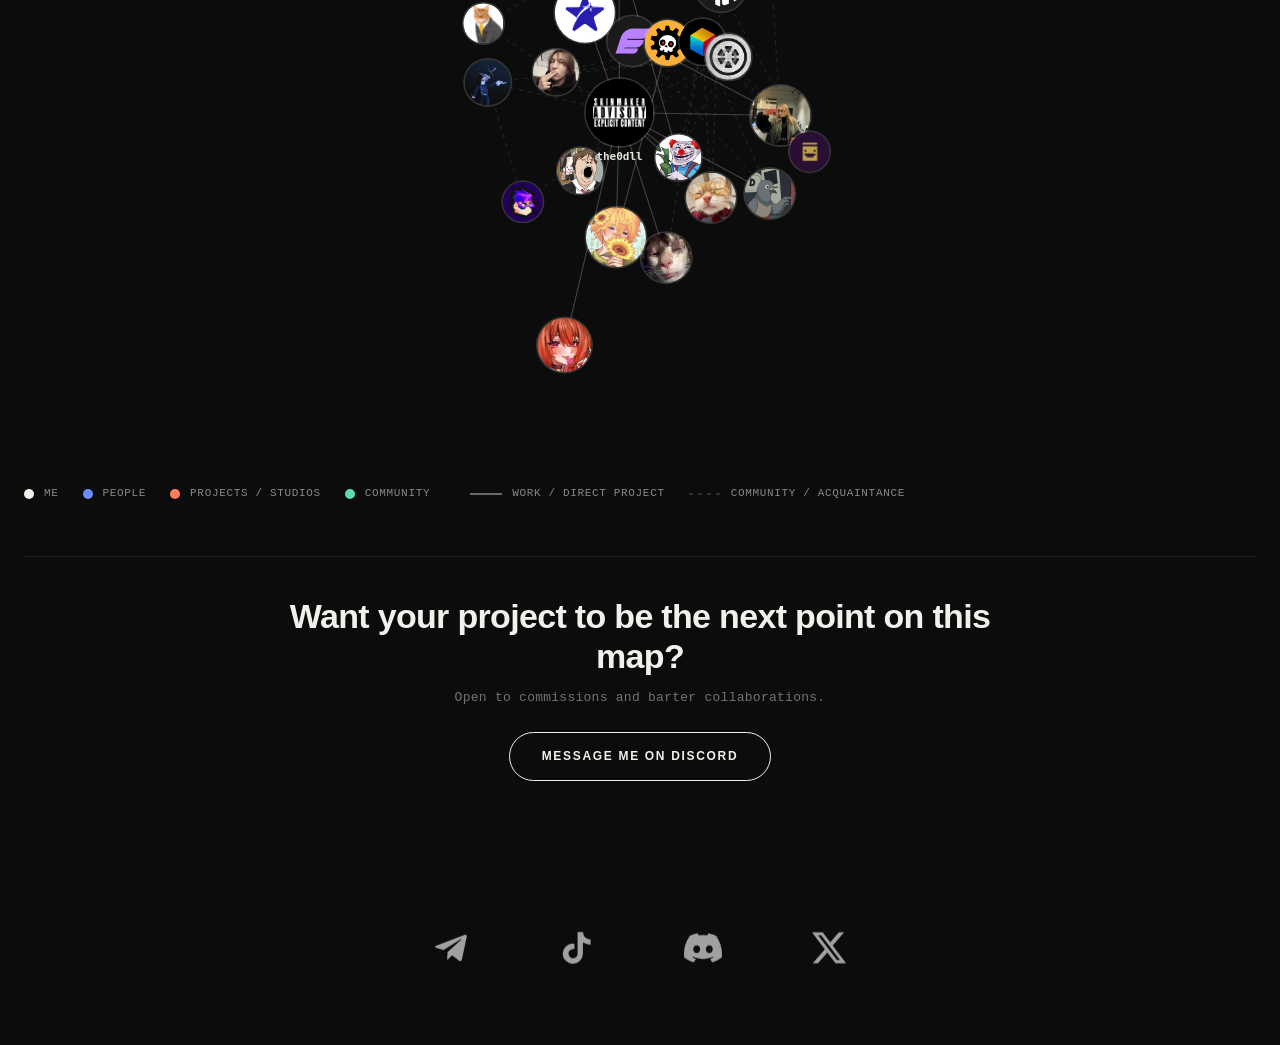
<file: about.html>
<!DOCTYPE html>
<html lang="en">
<head>
  <meta charset="UTF-8">
  <meta name="viewport" content="width=device-width, initial-scale=1.0, viewport-fit=cover">
  <title>about — the0dll'</title>
  <meta name="description" content="About the0dll — bespoke Minecraft skin artist, real-time graphics designer & New Era creative.">
  <link rel="preconnect" href="https://fonts.googleapis.com">
  <link rel="preconnect" href="https://fonts.gstatic.com" crossorigin>
  <link href="https://fonts.googleapis.com/css2?family=Silkscreen:wght@400;700&display=swap" rel="stylesheet">
  <link rel="icon" href="data:image/svg+xml,%3Csvg xmlns=%27http://www.w3.org/2000/svg%27 viewBox=%270 0 8 8%27 shape-rendering=%27crispEdges%27%3E%3Crect width=%278%27 height=%278%27 fill=%27%230c0c0c%27/%3E%3Crect x=%272%27 y=%272%27 width=%274%27 height=%274%27 fill=%27%23ff4a1c%27/%3E%3C/svg%3E">
  <link rel="stylesheet" href="css/style.css">
  <link rel="stylesheet" href="css/connections.css">
</head>
<body data-i18n-title="about.page_title">

  <!-- Scroll progress bar & custom cursor canvas -->
  <div id="scroll-progress-bar" aria-hidden="true"></div>

  <canvas id="cursor-canvas" aria-hidden="true"></canvas>

  <!-- Fixed Header & Navigation -->
  <header class="site-header">
    <a href="index.html" class="brand-logo">
      <span>the0dll</span><span class="accent-tick" aria-hidden="true"></span>
    </a>

    <div class="header-right" id="site-menu">
      <nav class="site-nav" aria-label="Main">
        <a href="index.html" class="nav-link" data-i18n="nav.home">HOME</a>
        <a href="works.html" class="nav-link" data-i18n="nav.works">WORKS</a>
        <a href="about.html" class="nav-link" data-i18n="nav.about">ABOUT</a>
        <a href="#contacts" class="nav-link" data-i18n="nav.contacts">CONTACTS</a>
      </nav>
      <div class="lang-switch">
        <button type="button" class="lang-btn" data-lang="en">EN</button>
        <button type="button" class="lang-btn" data-lang="ru">RU</button>
      </div>
    </div>
    <button type="button" class="nav-toggle" id="nav-toggle" aria-expanded="false" aria-controls="site-menu" aria-label="Menu" data-i18n-aria="nav.menu">
      <span class="nav-toggle-bar" aria-hidden="true"></span>
      <span class="nav-toggle-bar" aria-hidden="true"></span>
    </button>
  </header>

  <!-- Unified Animated Display Runner 'about' (descends from hero, glides behind photos) -->
  <div class="unified-about-display" id="unified-about" aria-hidden="true" data-i18n="about.runner">about</div>

  <main class="about-page-content">

    <!-- Section 1: Hero Intro (Meta information & Typewriter bio) -->
    <section class="about-hero-section">
      <div class="about-intro-grid">
        <div class="intro-left-col">
          <div class="intro-meta">
<div class="meta-item">
              <span class="meta-label"><span data-i18n="about.status_label">[ STATUS ]</span></span>
              <span class="meta-val"><span class="status-indicator"></span> <span data-i18n="about.status_val">OPEN FOR COMMISSIONS</span></span>
            </div>

            <div class="meta-item">
              <span class="meta-label"><span data-i18n="about.price_label">[ PRICE ]</span></span>
              <span class="meta-val" data-i18n="about.price_val">FROM 600 ₽ / SKIN</span>
            </div>

            <div class="meta-item">
              <span class="meta-label"><span data-i18n="about.location_label">[ LOCATION ]</span></span>
              <span class="meta-val"><span data-i18n="about.location_val">EKATERINBURG, YEKT (UTC+5)</span></span>
            </div>

            <div class="meta-item">
              <span class="meta-label"><span data-i18n="about.roles_label">[ ROLES ]</span></span>
              <span class="meta-val"><span data-i18n="about.roles_val">SKIN DESIGNER · REAL-TIME ARTIST · NEW ERA CREATIVE</span></span>
            </div>
          </div>

          <div class="about-graph-cta">
            <a href="#connections-section" class="community-btn" data-scroll-to-connections><span data-i18n="about.graph_btn">Посмотреть связи и пересечения</span></a>
          </div>

          <div class="hero-about-anchor" id="hero-about-anchor" aria-hidden="true"></div>
        </div>

        <div class="typewriter-block">
          <p class="typewriter-text" data-i18n-html="about.intro_html"></p>
          <div class="hero-dash-divider" aria-hidden="true"></div>
        </div>
      </div>
    </section>

    <!-- Section 2: Pinned Process Collage (Sticky stage with floating WIP cards) -->
    <section class="process-pinned-track" id="process-track">
      <div class="process-sticky-stage" id="process-stage">
        <div class="process-collage-cluster">
          <article class="collage-card card-kot1" data-shot="1">
            <img src="assets/assets2/kot1.png" alt="Creative Workspace" width="1280" height="853" loading="lazy">
          </article>

          <article class="collage-card card-wip1" data-shot="2">
            <img src="assets/assets2/1.png" alt="Skin Texturing WIP" width="720" height="1280" loading="lazy">
          </article>

          <article class="collage-card card-render" data-shot="3">
            <img src="assets/assets2/render.png" alt="3D Lighting & Cloud" width="1000" height="800" loading="lazy">
          </article>

          <article class="collage-card card-video" data-shot="4">
            <video src="assets/assets2/video.mp4" autoplay loop muted playsinline></video>
          </article>

          <article class="collage-card card-detail2" data-shot="5">
            <img src="assets/assets2/2.png" alt="Micro-shading Process" width="720" height="1280" loading="lazy">
          </article>

          <article class="collage-card card-logo" data-shot="6">
            <img src="assets/assets2/logo.png" alt="the0dll Glyph" width="1000" height="1000" loading="lazy">
          </article>

          <article class="collage-card card-layers3" data-shot="7">
            <img src="assets/assets2/3.png" alt="Skin Layer Depth" width="1080" height="1894" loading="lazy">
          </article>

          <article class="collage-card card-kot" data-shot="8">
            <img src="assets/assets2/kot.png" alt="Atmospheric Frame" width="1280" height="853" loading="lazy">
          </article>
        </div>
      </div>
    </section>

    <!-- Section 3: Work Philosophy & Approach (Dynamic blur scroll reveal) -->
    <section class="work-manifesto-section">
      <div class="manifesto-label">[ PHILOSOPHY &amp; APPROACH ]</div>
      <p class="manifesto-blur-text" id="manifesto-text" data-i18n-html="about.work_html"></p>
    </section>

    <!-- Section 4: Specializing In (100vw wipe bars with hover scramble) -->
    <section class="specializing-section" id="specializing-section">
      <div class="specializing-inner">
        <div class="spec-badge-header" data-i18n="about.specializing">( SPECIALIZING IN )</div>

        <div class="specializing-list">
          <div class="spec-row" data-scramble="MINECRAFT SKINS &amp; TEXTURING">
            <div class="spec-black-fill"></div>
            <div class="spec-row-content">
              <span class="spec-num">01 /</span>
              <span class="spec-title" data-i18n="about.spec1">MINECRAFT SKINS &amp; TEXTURING</span>
            </div>
          </div>

          <div class="spec-row" data-scramble="REAL-TIME GRAPHICS &amp; TOUCHDESIGNER">
            <div class="spec-black-fill"></div>
            <div class="spec-row-content">
              <span class="spec-num">02 /</span>
              <span class="spec-title" data-i18n="about.spec2">REAL-TIME GRAPHICS &amp; TOUCHDESIGNER</span>
            </div>
          </div>

          <div class="spec-row" data-scramble="BRAND &amp; GRAPHIC DESIGN">
            <div class="spec-black-fill"></div>
            <div class="spec-row-content">
              <span class="spec-num">03 /</span>
              <span class="spec-title" data-i18n="about.spec3">BRAND &amp; GRAPHIC DESIGN</span>
            </div>
          </div>
        </div>
      </div>
    </section>

    <!-- Section 5: Community & Blog (Giant word header & links) -->
    <section class="community-section" id="community-section">
      <div class="community-container">
        <div class="community-header">
          <div class="community-word-giant" id="glitch-community" data-scramble="community" data-i18n="about.community">community</div>
        </div>
        <div class="community-body-row">
          <div class="community-tag"><span data-i18n="about.community_tag">( COMMUNITY )</span></div>
          <div class="community-content">
            <p class="community-blur-text" id="community-text" data-i18n-html="about.community_html">
              <span class="comm-token">Большая</span> <span class="comm-token">часть</span> <span class="comm-token">моей</span> <span class="comm-token">работы</span> <span class="comm-token">связана</span> <span class="comm-token">с</span> <span class="comm-token comm-badge">Minecraft</span> <span class="comm-token">скинмейкингом:</span> <span class="comm-token">от</span> <span class="comm-token">создания</span> <span class="comm-token">персонажей</span> <span class="comm-token">и</span> <span class="comm-token">текстурирования</span> <span class="comm-token">до</span> <span class="comm-token">частных</span> <span class="comm-token">заказов</span> <span class="comm-token">и</span> <span class="comm-token">работы</span> <span class="comm-token">со</span> <span class="comm-token">студиями.</span> <span class="comm-token">Я</span> <span class="comm-token">показываю</span> <span class="comm-token">готовые</span> <span class="comm-token">скины,</span> <span class="comm-token">ранние</span> <span class="comm-token">концепты,</span> <span class="comm-token">эксперименты</span> <span class="comm-token">и</span> <span class="comm-token">бэкстейдж</span> <span class="comm-token">процесса</span> <span class="comm-token">вместе</span> <span class="comm-token">с</span> <span class="comm-token">сообществом</span> <span class="comm-token">через</span> <span class="comm-token comm-badge">Telegram,</span> <span class="comm-token comm-badge">TikTok,</span> <span class="comm-token">и</span> <span class="comm-token comm-badge">Discord.</span> <span class="comm-token">В</span> <span class="comm-token">центре</span> <span class="comm-token">всегда</span> <span class="comm-token">остаются</span> <span class="comm-token">Minecraft,</span> <span class="comm-token">характер,</span> <span class="comm-token">детали</span> <span class="comm-token">и</span> <span class="comm-token">процесс</span> <span class="comm-token">превращения</span> <span class="comm-token">идеи</span> <span class="comm-token">в</span> <span class="comm-token">готового</span> <span class="comm-token">персонажа.</span>
          </div>
        </div>
      </div>
    </section>

    <!-- Section 6: Interactive Connections & Intersections Graph Canvas -->
    <section class="connections-section" id="connections-section" aria-label="Connections & Intersections" data-i18n-aria="conn.title">
      <div class="connections-container">
        <div class="connections-header">
          <div class="connections-title" data-i18n="conn.title">Connections &amp; Intersections</div>
          <div class="connections-subtitle" data-i18n="conn.subtitle">I included this block because connections multiply efficiency and help close gaps in projects.</div>
        </div>
        <canvas id="connections-canvas" aria-hidden="true"></canvas>
        <div class="conn-tooltip" id="conn-tooltip" role="tooltip" aria-hidden="true">
          <span class="conn-tooltip-name"></span>
          <span class="conn-tooltip-role"></span>
        </div>
        <div class="conn-legend" aria-label="Legend">
          <div class="conn-legend-group">
            <span class="conn-legend-item"><span class="conn-legend-dot" style="background:#f2f0eb"></span><span data-i18n="conn.legend_me">Me</span></span>
            <span class="conn-legend-item"><span class="conn-legend-dot" style="background:#6b8cff"></span><span data-i18n="conn.legend_people">People</span></span>
            <span class="conn-legend-item"><span class="conn-legend-dot" style="background:#ff7c5c"></span><span data-i18n="conn.legend_projects">Projects / Studios</span></span>
            <span class="conn-legend-item"><span class="conn-legend-dot" style="background:#5cdcb1"></span><span data-i18n="conn.legend_community">Community</span></span>
          </div>
          <div class="conn-legend-group">
            <span class="conn-legend-item"><svg class="conn-legend-line" width="32" height="6" viewBox="0 0 32 6" aria-hidden="true"><line x1="0" y1="3" x2="32" y2="3" stroke="rgba(242,240,235,0.55)" stroke-width="1.5"/></svg><span data-i18n="conn.legend_solid">Work / Direct Project</span></span>
            <span class="conn-legend-item"><svg class="conn-legend-line" width="32" height="6" viewBox="0 0 32 6" aria-hidden="true"><line x1="0" y1="3" x2="32" y2="3" stroke="rgba(242,240,235,0.3)" stroke-width="1" stroke-dasharray="4 5"/></svg><span data-i18n="conn.legend_dashed">Community / Acquaintance</span></span>
          </div>
        </div>
        <div class="conn-cta">
          <div class="conn-cta-title" data-i18n="conn.cta_title">Хотите, чтобы ваш проект стал следующей точкой на этой карте?</div>
          <div class="conn-cta-text" data-i18n="conn.cta_text">Открыт к заказам и бартерным коллаборациям.</div>
          <a href="https://t.me/ThDaniil" target="_blank" rel="noopener noreferrer" class="community-btn conn-cta-btn" data-i18n-href="conn.cta_href"><span data-i18n="conn.cta_btn">Открыть Telegram</span></a>
        </div>
      </div>
    </section>

  </main>

  <!-- Contacts Panel: Social links -->
  <section class="contacts-panel-section" id="contacts">
    <div class="contacts-panel-inner">
      <div class="contacts-icons-row" role="list">
        <a href="https://t.me/the0dll" target="_blank" rel="noopener noreferrer" class="contact-icon-link" aria-label="Telegram" role="listitem">
          <svg viewBox="0 0 24 24" fill="currentColor" class="contact-icon-svg" width="36" height="36">
            <path d="M20.665 3.717l-17.73 6.837c-1.21.486-1.203 1.161-.222 1.462l4.552 1.42 10.532-6.645c.498-.303.953-.14.579.192l-8.533 7.701h-.002l-.313 4.674c.458 0 .66-.21.917-.46l2.203-2.14 4.58 3.385c.844.464 1.452.225 1.663-.782l3.005-14.159c.309-1.238-.472-1.8-1.464-1.488z"/>
          </svg>
        </a>

        <a href="https://www.tiktok.com/@the0dlll" target="_blank" rel="noopener noreferrer" class="contact-icon-link" aria-label="TikTok" role="listitem">
          <svg viewBox="0 0 24 24" fill="currentColor" class="contact-icon-svg" width="36" height="36">
            <path d="M19.59 6.69a4.83 4.83 0 0 1-3.77-4.25V2h-3.45v13.67a2.89 2.89 0 0 1-5.2 1.74 2.89 2.89 0 0 1 2.31-4.64c.298-.002.595.042.88.13V9.4a6.33 6.33 0 0 0-1-.08A6.34 6.34 0 0 0 3 15.66a6.34 6.34 0 0 0 10.82 4.48 6.3 6.3 0 0 0 1.93-4.47V8.5a8.28 8.28 0 0 0 4.84 1.55v-3.36h-.001z"/>
          </svg>
        </a>

        <a href="https://discord.com/users/839165605630181477" target="_blank" rel="noopener noreferrer" class="contact-icon-link" aria-label="Discord" role="listitem">
          <svg viewBox="0 0 24 24" fill="currentColor" class="contact-icon-svg" width="36" height="36">
            <path d="M20.317 4.37a19.791 19.791 0 0 0-4.885-1.515.074.074 0 0 0-.079.037c-.21.375-.444.864-.608 1.25a18.27 18.27 0 0 0-5.487 0 12.64 12.64 0 0 0-.617-1.25.077.077 0 0 0-.079-.037A19.736 19.736 0 0 0 3.677 4.37a.07.07 0 0 0-.032.027C.533 9.046-.32 13.58.099 18.057a.082.082 0 0 0 .031.057 19.9 19.9 0 0 0 5.993 3.03.078.078 0 0 0 .084-.028c.462-.63.874-1.295 1.226-1.994.021-.041.001-.09-.041-.106a13.107 13.107 0 0 1-1.872-.892.077.077 0 0 1-.008-.128 10.2 10.2 0 0 0 .372-.292.074.074 0 0 1 .077-.01c3.929 1.793 8.18 1.793 12.061 0a.074.074 0 0 1 .078.01c.12.098.246.198.373.292a.077.077 0 0 1-.006.127 12.299 12.299 0 0 1-1.873.894.077.077 0 0 0-.041.107c.36.698.772 1.362 1.225 1.993a.076.076 0 0 0 .084.028 19.839 19.839 0 0 0 6.002-3.03.077.077 0 0 0 .032-.054c.5-5.177-.838-9.674-3.549-13.66a.061.061 0 0 0-.031-.028zM8.02 15.33c-1.183 0-2.157-1.085-2.157-2.419 0-1.333.956-2.419 2.157-2.419 1.21 0 2.176 1.096 2.157 2.42 0 1.333-.956 2.418-2.157 2.418zm7.975 0c-1.183 0-2.157-1.085-2.157-2.419 0-1.333.955-2.419 2.157-2.419 1.21 0 2.176 1.096 2.157 2.42 0 1.333-.946 2.418-2.157 2.418z"/>
          </svg>
        </a>

        <a href="https://x.com/0d_ll" target="_blank" rel="noopener noreferrer" class="contact-icon-link" aria-label="X (Twitter)" role="listitem">
          <svg viewBox="0 0 24 24" fill="currentColor" class="contact-icon-svg" width="36" height="36">
            <path d="M18.244 2.25h3.308l-7.227 8.26 8.502 11.24H16.17l-5.214-6.817L4.99 21.75H1.68l7.73-8.835L1.254 2.25H8.08l4.713 6.231zm-1.161 17.52h1.833L7.084 4.126H5.117z"/>
          </svg>
        </a>
      </div>
    </div>
  </section>

  <!-- Scripts -->
  <script src="js/cursor.js"></script>
  <script src="js/i18n.js"></script>
  <script src="js/main.js"></script>
  <script src="js/transition.js"></script>
  <script src="js/glitch.js"></script>
  <script src="js/about.js"></script>
  <script src="js/connections.js"></script>
</body>
</html>
</file>
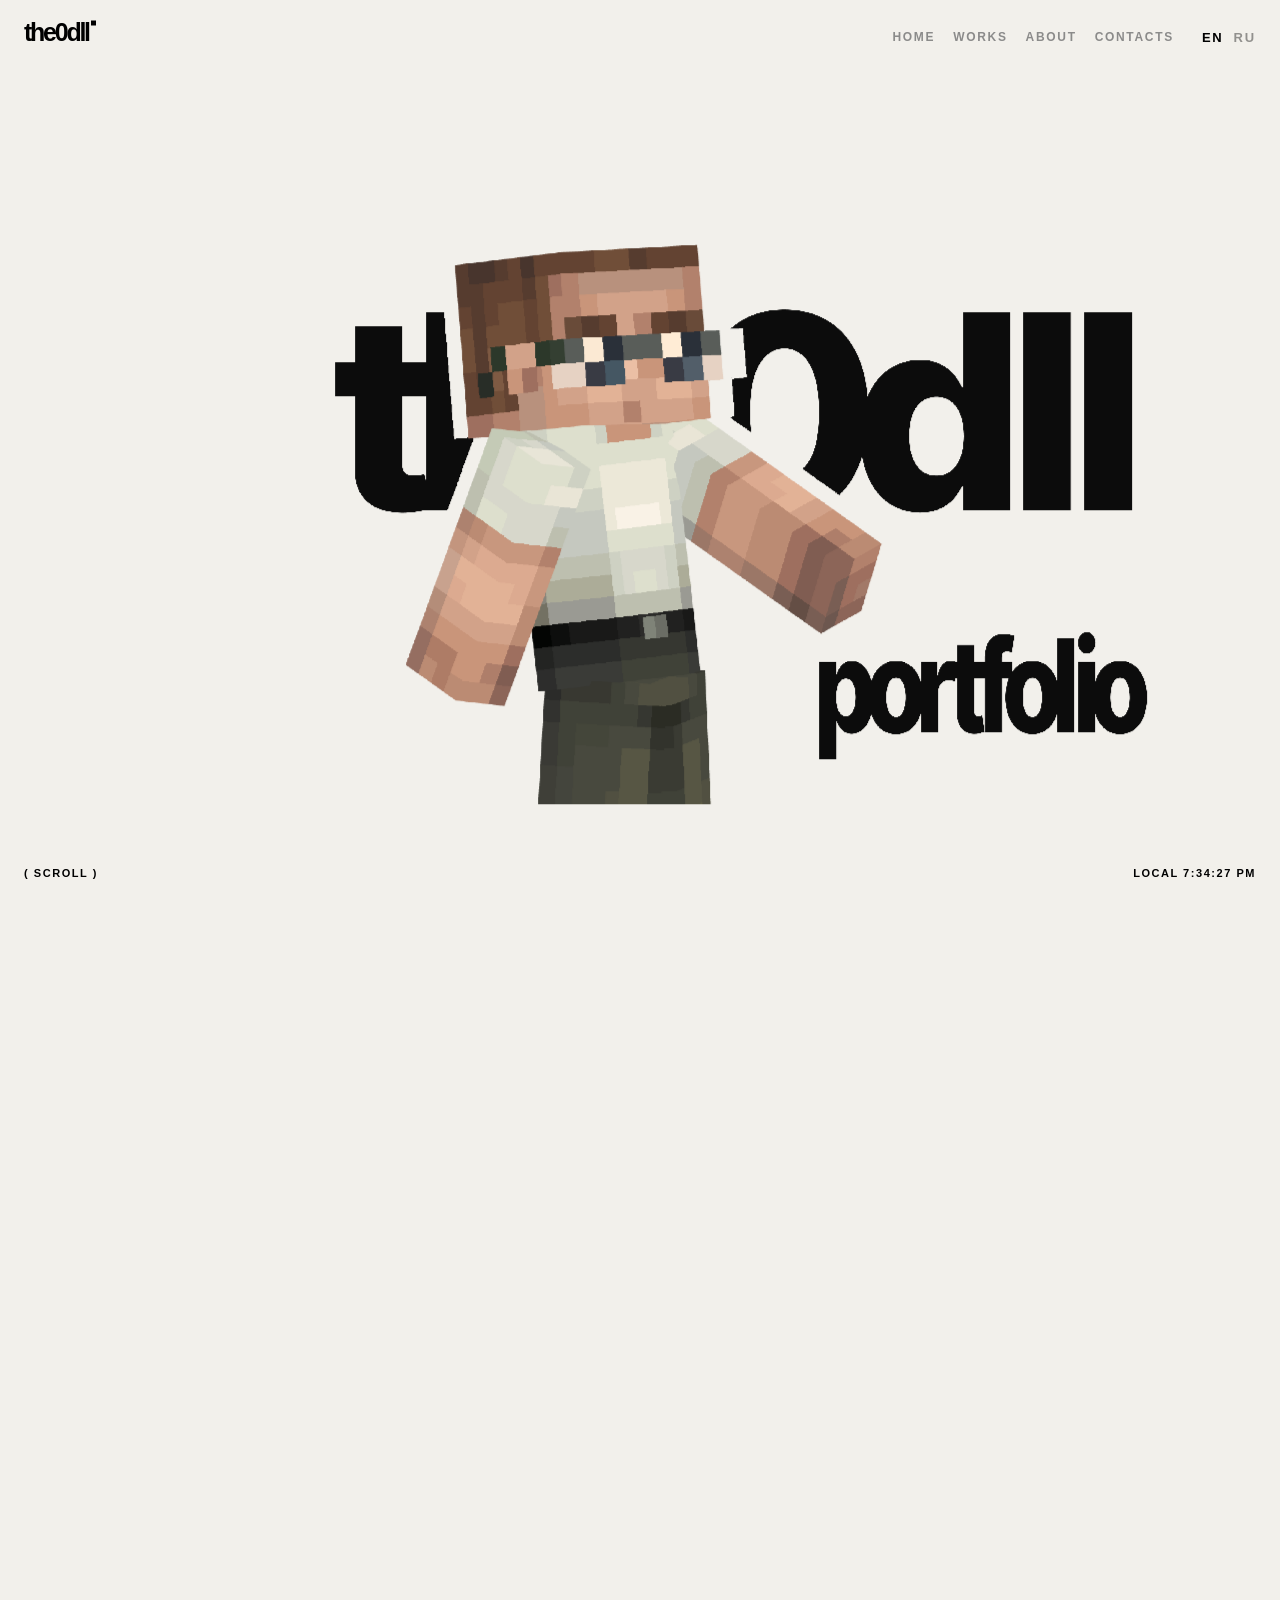
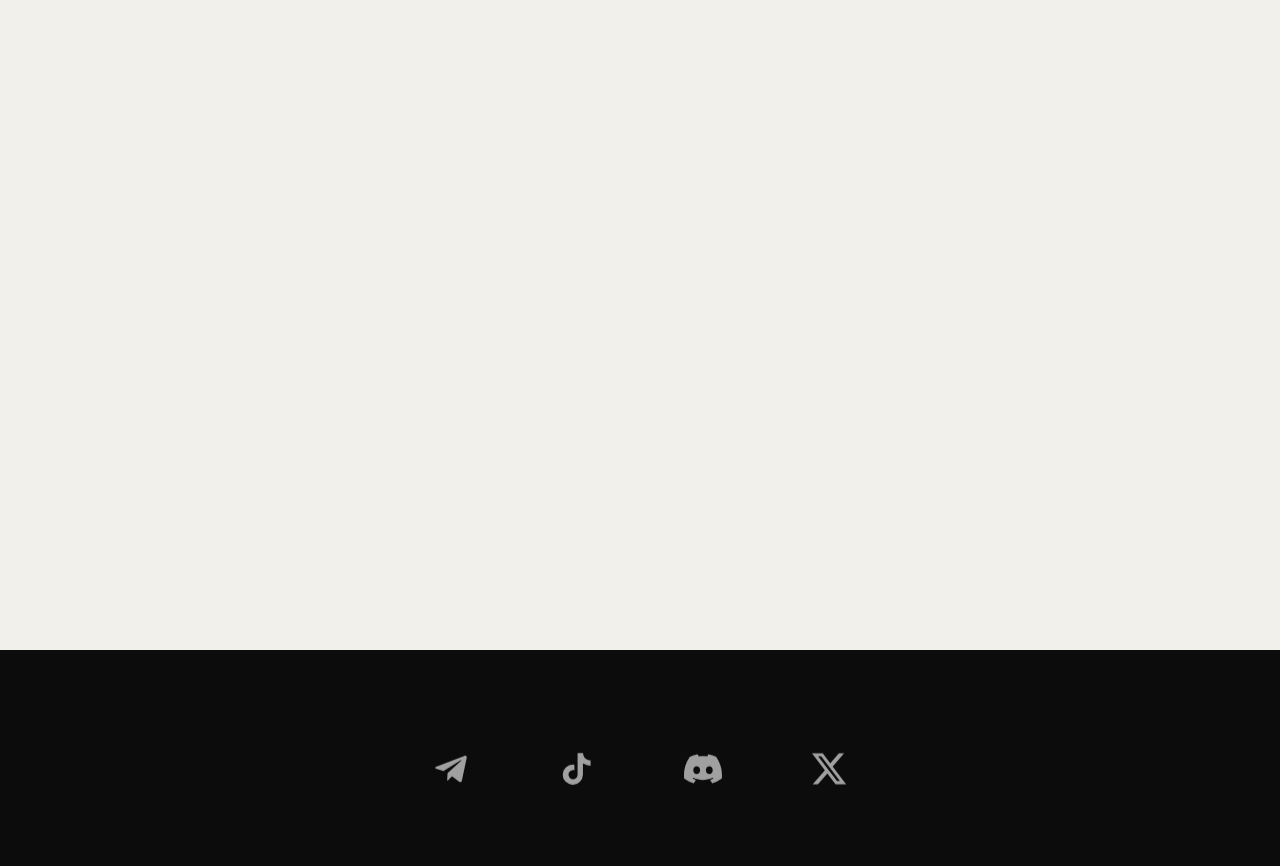
<file: contact.html>
<!DOCTYPE html>
<html lang="en">
<head>
  <meta charset="UTF-8">
  <meta http-equiv="refresh" content="0; url=index.html#contacts">
  <script>window.location.replace('index.html#contacts');</script>
  <title>Redirecting to Contacts — the0dll'</title>
</head>
<body>
  <p>Redirecting to <a href="index.html#contacts">contacts</a>...</p>
</body>
</html>
</file>
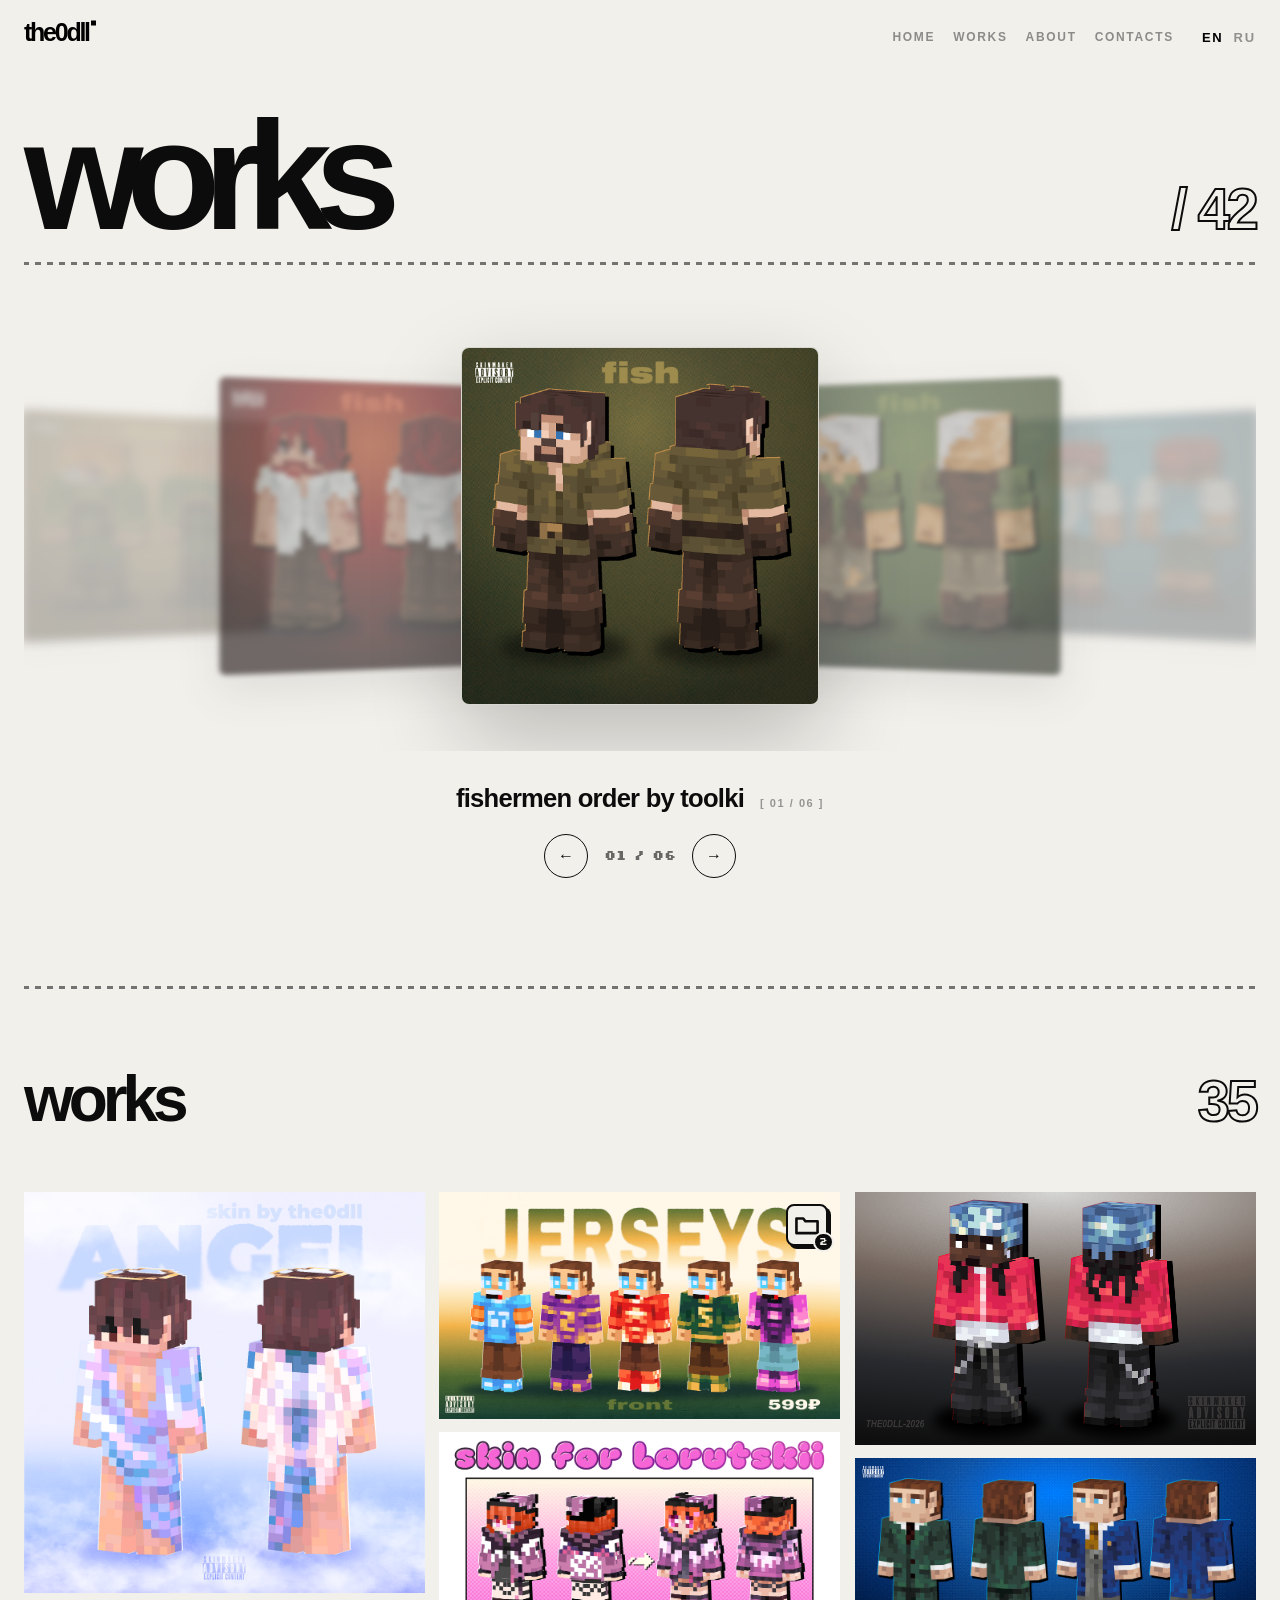
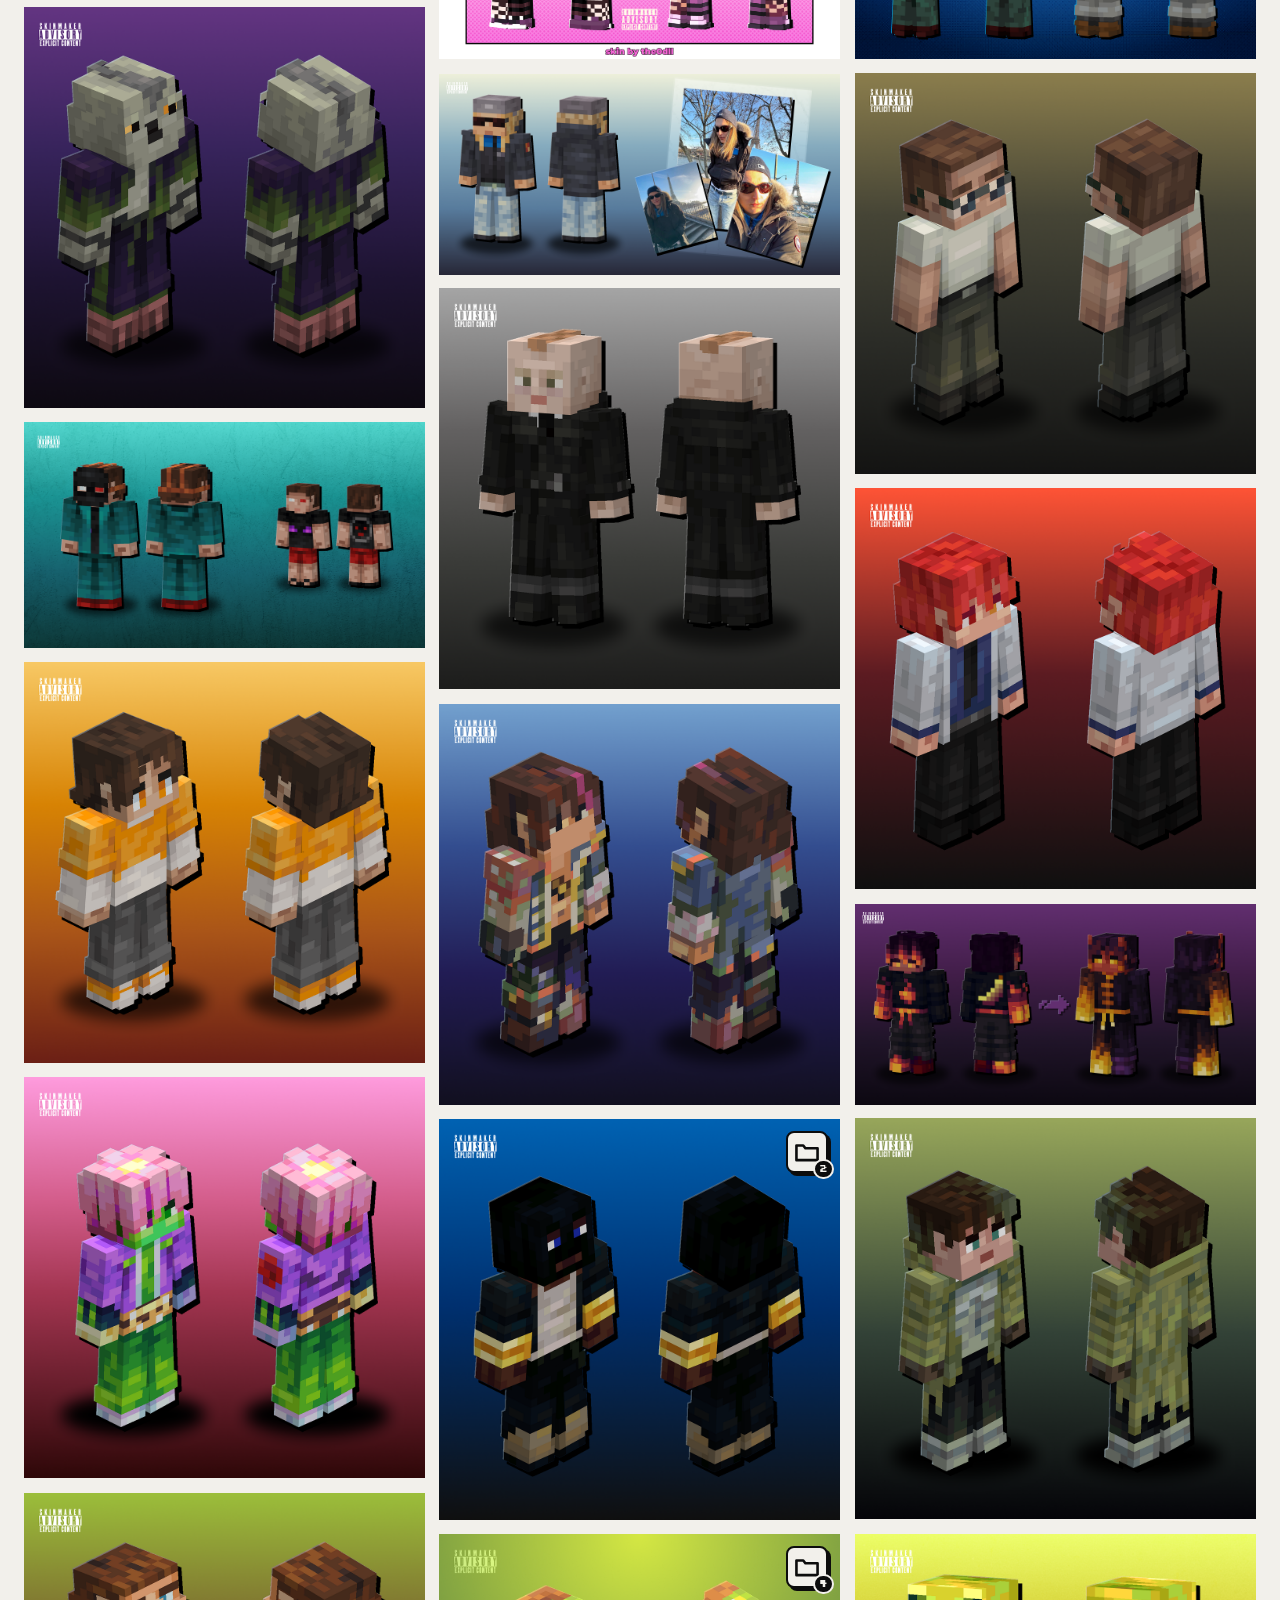
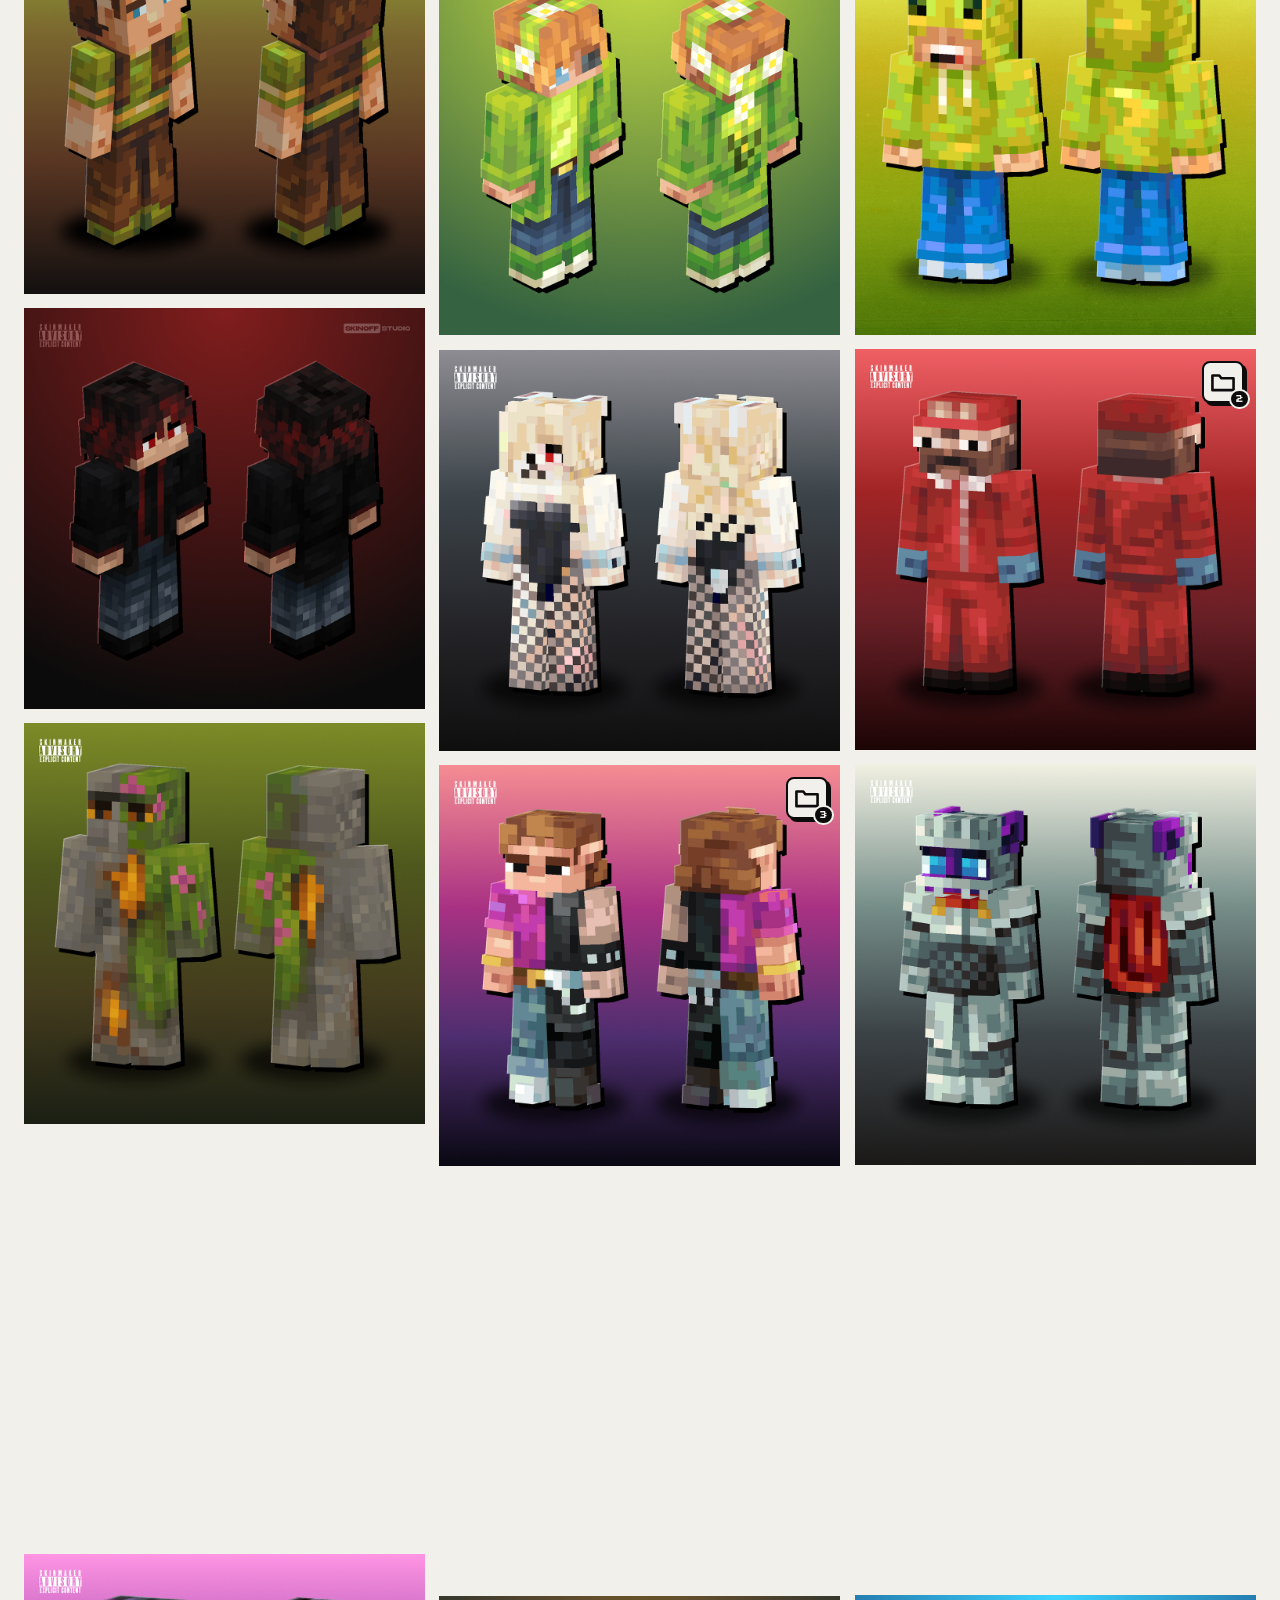
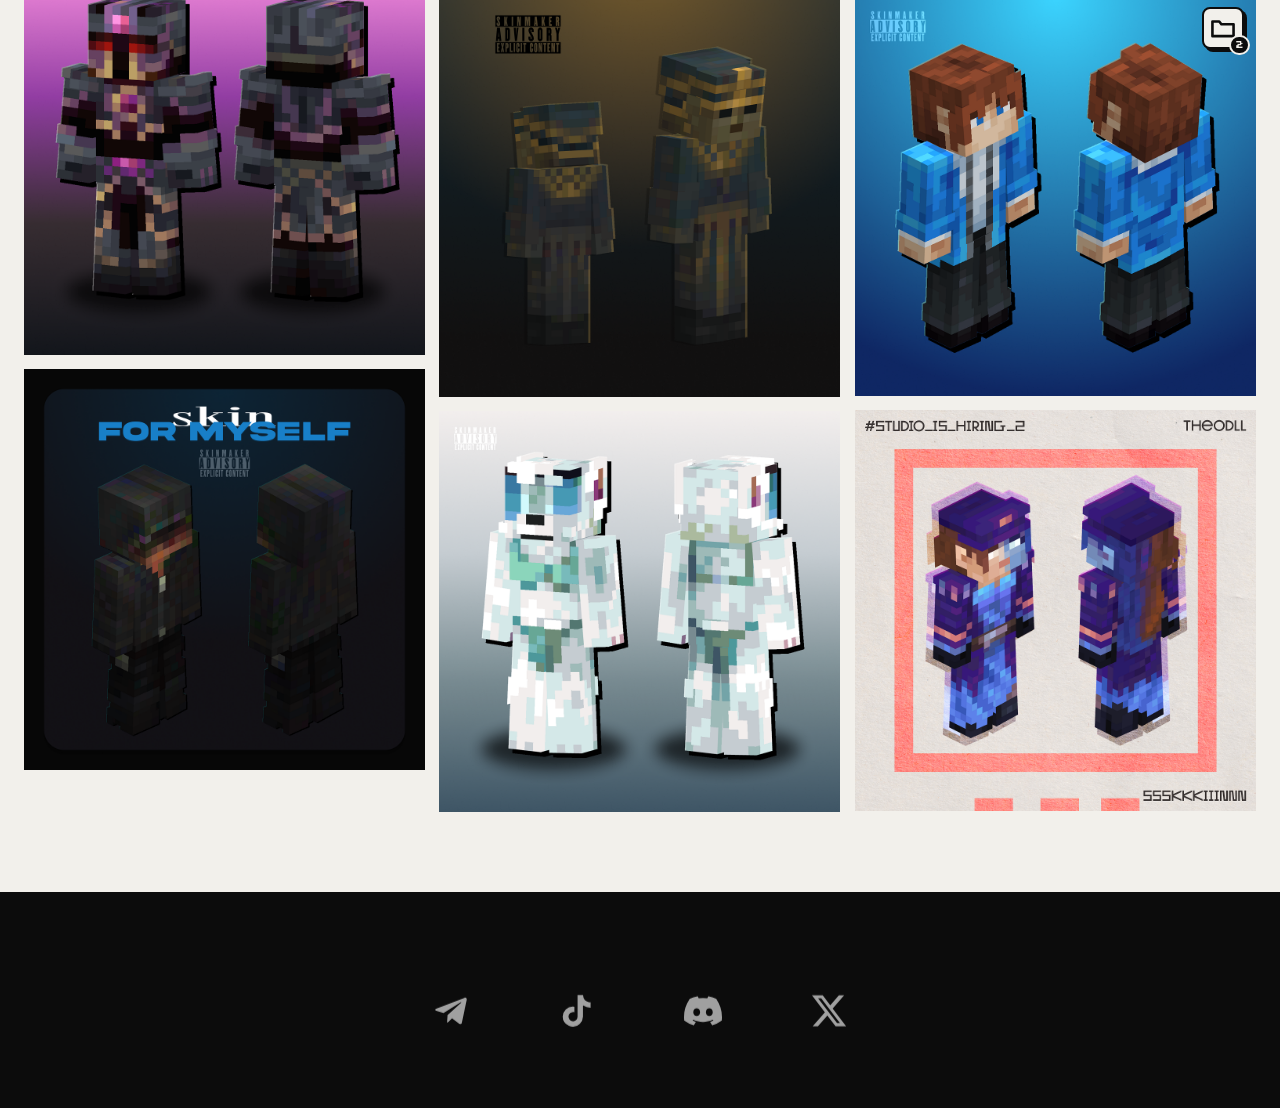
<file: works.html>
<!DOCTYPE html>
<html lang="en">
<head>
  <meta charset="UTF-8">
  <meta name="viewport" content="width=device-width, initial-scale=1.0, viewport-fit=cover">
  <title>works — the0dll'</title>
  <meta name="description" content="Selected Minecraft skin projects and commissions by the0dll.">
  <link rel="preconnect" href="https://fonts.googleapis.com">
  <link rel="preconnect" href="https://fonts.gstatic.com" crossorigin>
  <link href="https://fonts.googleapis.com/css2?family=Silkscreen:wght@400;700&display=swap" rel="stylesheet">
  <link rel="icon" href="data:image/svg+xml,%3Csvg xmlns=%27http://www.w3.org/2000/svg%27 viewBox=%270 0 8 8%27 shape-rendering=%27crispEdges%27%3E%3Crect width=%278%27 height=%278%27 fill=%27%230c0c0c%27/%3E%3Crect x=%272%27 y=%272%27 width=%274%27 height=%274%27 fill=%27%23ff4a1c%27/%3E%3C/svg%3E">
  <link rel="stylesheet" href="css/style.css">
</head>
<body data-i18n-title="works.page_title">

  <!-- Scroll progress bar -->
  <div id="scroll-progress-bar" aria-hidden="true"></div>

  <!-- Fixed Header & Navigation -->
  <header class="site-header">
    <a href="index.html" class="brand-logo">
      <span>the0dll</span><span class="accent-tick" aria-hidden="true"></span>
    </a>

    <div class="header-right" id="site-menu">
      <nav class="site-nav" aria-label="Main">
        <a href="index.html" class="nav-link" data-i18n="nav.home">HOME</a>
        <a href="works.html" class="nav-link" data-i18n="nav.works">WORKS</a>
        <a href="about.html" class="nav-link" data-i18n="nav.about">ABOUT</a>
        <a href="#contacts" class="nav-link" data-i18n="nav.contacts">CONTACTS</a>
      </nav>
      <div class="lang-switch">
        <button type="button" class="lang-btn" data-lang="en">EN</button>
        <button type="button" class="lang-btn" data-lang="ru">RU</button>
      </div>
    </div>
    <button type="button" class="nav-toggle" id="nav-toggle" aria-expanded="false" aria-controls="site-menu" aria-label="Menu" data-i18n-aria="nav.menu">
      <span class="nav-toggle-bar" aria-hidden="true"></span>
      <span class="nav-toggle-bar" aria-hidden="true"></span>
    </button>
  </header>

  <!-- Main Works Page Container -->
  <main class="works-page-container">
    <div class="works-head-row">
      <h1 class="works-main-title" data-i18n="works.title">works</h1>
      <span class="works-total-counter">/ 42</span>
    </div>

    <!-- Section 1: Featured 3D Carousel (Skins 01–06) -->
    <section class="carousel-stage-section">
      <div class="carousel-viewport" id="carousel-viewport">
        <article class="carousel-card" data-index="0">
          <img src="assets/1.png" alt="Skin 01">
        </article>
        <article class="carousel-card" data-index="1">
          <img src="assets/2.png" alt="Skin 02">
        </article>
        <article class="carousel-card" data-index="2">
          <img src="assets/3.png" alt="Skin 03">
        </article>
        <article class="carousel-card" data-index="3">
          <img src="assets/4.png" alt="Skin 04">
        </article>
        <article class="carousel-card" data-index="4">
          <img src="assets/5.png" alt="Skin 05">
        </article>
        <article class="carousel-card" data-index="5">
          <img src="assets/6.png" alt="Skin 06">
        </article>
      </div>

      <div class="carousel-footer">
        <div class="carousel-info">
          <h2 class="carousel-title" id="active-skin-title" data-i18n="works.fishermen">fishermen order by Toolki</h2>
          <span class="carousel-tag" id="active-skin-tag">[ 01 / 06 ]</span>
        </div>

        <div class="carousel-controls">
          <button type="button" class="reel-btn" id="carousel-prev" aria-label="Previous skin" data-i18n-aria="works.prev">←</button>
          <span class="reel-counter-badge" id="carousel-counter">01 / 06</span>
          <button type="button" class="reel-btn" id="carousel-next" aria-label="Next skin" data-i18n-aria="works.next">→</button>
        </div>
      </div>
    </section>

    <!-- Section 2: Stream Archive Grid (Skins 07–42) -->
    <section class="stream-archive-section">
      <div class="stream-section-header">
        <h2 class="stream-section-title" data-i18n="works.stream">Works</h2>
        <span class="stream-section-count">35</span>
      </div>

      <div class="stream-grid">

        <article class="stream-card">
          <div class="stream-media-box">
            <img src="assets/7 Angel.png" alt="Angel" width="2000" height="2000" loading="lazy">
          </div>
          <div class="stream-info-row">
            <h3 class="stream-title">Angel</h3>
            <span class="stream-tag">[ 07 ]</span>
          </div>
        </article>

        <article class="stream-card" data-gallery='["assets/8 Jerseys.png", "assets/8.1 Jerseys.png"]'>
          <div class="stream-media-box">
            <img src="assets/8 Jerseys.png" alt="Jerseys" width="4600" height="2600" loading="lazy">
          </div>
          <div class="stream-info-row">
            <h3 class="stream-title">Jerseys</h3>
            <span class="stream-tag">[ 08 ]</span>
          </div>
        </article>

        <article class="stream-card">
          <div class="stream-media-box">
            <img src="assets/9 PlayBoi Carti.png" alt="PlayBoi Carti" width="2540" height="1600" loading="lazy">
          </div>
          <div class="stream-info-row">
            <h3 class="stream-title">PlayBoi Carti</h3>
            <span class="stream-tag">[ 09 ]</span>
          </div>
        </article>

        <article class="stream-card">
          <div class="stream-media-box">
            <img src="assets/10 Lorutskii.png" alt="Lorutskii" width="6116" height="3464" loading="lazy">
          </div>
          <div class="stream-info-row">
            <h3 class="stream-title">Lorutskii</h3>
            <span class="stream-tag">[ 10 ]</span>
          </div>
        </article>

        <article class="stream-card">
          <div class="stream-media-box">
            <img src="assets/11 Businessman.png" alt="Businessman" width="4000" height="2000" loading="lazy">
          </div>
          <div class="stream-info-row">
            <h3 class="stream-title">Businessman</h3>
            <span class="stream-tag">[ 11 ]</span>
          </div>
        </article>

        <article class="stream-card">
          <div class="stream-media-box">
            <img src="assets/12 Pigeonov.png" alt="Pigeonov" width="2000" height="2000" loading="lazy">
          </div>
          <div class="stream-info-row">
            <h3 class="stream-title">Pigeonov</h3>
            <span class="stream-tag">[ 12 ]</span>
          </div>
        </article>

        <article class="stream-card">
          <div class="stream-media-box">
            <img src="assets/13 Me IRL.png" alt="Me IRL" width="2000" height="2000" loading="lazy">
          </div>
          <div class="stream-info-row">
            <h3 class="stream-title">Me IRL</h3>
            <span class="stream-tag">[ 13 ]</span>
          </div>
        </article>

        <article class="stream-card">
          <div class="stream-media-box">
            <img src="assets/14 Platina.png" alt="Platina" width="4000" height="2000" loading="lazy">
          </div>
          <div class="stream-info-row">
            <h3 class="stream-title">Platina</h3>
            <span class="stream-tag">[ 14 ]</span>
          </div>
        </article>

        <article class="stream-card">
          <div class="stream-media-box">
            <img src="assets/15 huzzy b.png" alt="huzzy b" width="2000" height="2000" loading="lazy">
          </div>
          <div class="stream-info-row">
            <h3 class="stream-title">huzzy b</h3>
            <span class="stream-tag">[ 15 ]</span>
          </div>
        </article>

        <article class="stream-card">
          <div class="stream-media-box">
            <img src="assets/16 Level Up.png" alt="Level Up" width="3840" height="2160" loading="lazy">
          </div>
          <div class="stream-info-row">
            <h3 class="stream-title">Level Up</h3>
            <span class="stream-tag">[ 16 ]</span>
          </div>
        </article>

        <article class="stream-card">
          <div class="stream-media-box">
            <img src="assets/18 scientist.png" alt="scientist" width="2000" height="2000" loading="lazy">
          </div>
          <div class="stream-info-row">
            <h3 class="stream-title">scientist</h3>
            <span class="stream-tag">[ 18 ]</span>
          </div>
        </article>

        <article class="stream-card">
          <div class="stream-media-box">
            <img src="assets/19 illystray.png" alt="illystray" width="2000" height="2000" loading="lazy">
          </div>
          <div class="stream-info-row">
            <h3 class="stream-title">illystray</h3>
            <span class="stream-tag">[ 19 ]</span>
          </div>
        </article>

        <article class="stream-card">
          <div class="stream-media-box">
            <img src="assets/20 pirate.png" alt="pirate" width="2000" height="2000" loading="lazy">
          </div>
          <div class="stream-info-row">
            <h3 class="stream-title">pirate</h3>
            <span class="stream-tag">[ 20 ]</span>
          </div>
        </article>

        <article class="stream-card">
          <div class="stream-media-box">
            <img src="assets/21 The banana demon.png" alt="The banana demon" width="4000" height="2000" loading="lazy">
          </div>
          <div class="stream-info-row">
            <h3 class="stream-title">The banana demon</h3>
            <span class="stream-tag">[ 21 ]</span>
          </div>
        </article>

        <article class="stream-card">
          <div class="stream-media-box">
            <img src="assets/22 lotus.png" alt="lotus" width="2000" height="2000" loading="lazy">
          </div>
          <div class="stream-info-row">
            <h3 class="stream-title">lotus</h3>
            <span class="stream-tag">[ 22 ]</span>
          </div>
        </article>

        <article class="stream-card">
          <div class="stream-media-box">
            <img src="assets/23 Fantasy forester.png" alt="Fantasy forester" width="2000" height="2000" loading="lazy">
          </div>
          <div class="stream-info-row">
            <h3 class="stream-title">Fantasy forester</h3>
            <span class="stream-tag">[ 23 ]</span>
          </div>
        </article>

        <article class="stream-card" data-gallery='["assets/24 bandit rapper.png", "assets/24.1 bandit rapper.png"]'>
          <div class="stream-media-box">
            <img src="assets/24 bandit rapper.png" alt="bandit rapper" width="2000" height="2000" loading="lazy">
          </div>
          <div class="stream-info-row">
            <h3 class="stream-title">bandit rapper</h3>
            <span class="stream-tag">[ 24 ]</span>
          </div>
        </article>

        <article class="stream-card">
          <div class="stream-media-box">
            <img src="assets/25 Fantasy.png" alt="Fantasy" width="2000" height="2000" loading="lazy">
          </div>
          <div class="stream-info-row">
            <h3 class="stream-title">Fantasy</h3>
            <span class="stream-tag">[ 25 ]</span>
          </div>
        </article>

        <article class="stream-card">
          <div class="stream-media-box">
            <img src="assets/26 Kenaxe.png" alt="Kenaxe" width="2000" height="2000" loading="lazy">
          </div>
          <div class="stream-info-row">
            <h3 class="stream-title">Kenaxe</h3>
            <span class="stream-tag">[ 26 ]</span>
          </div>
        </article>

        <article class="stream-card" data-gallery='["assets/27 Toolki.png", "assets/27.1 Toolki.png", "assets/27.2 Toolki.png", "assets/5.png"]'>
          <div class="stream-media-box">
            <img src="assets/27 Toolki.png" alt="Toolki" width="2000" height="2000" loading="lazy">
          </div>
          <div class="stream-info-row">
            <h3 class="stream-title">Toolki</h3>
            <span class="stream-tag">[ 27 ]</span>
          </div>
        </article>

        <article class="stream-card">
          <div class="stream-media-box">
            <img src="assets/28 black and red.png" alt="black and red" width="2000" height="2000" loading="lazy">
          </div>
          <div class="stream-info-row">
            <h3 class="stream-title">black and red</h3>
            <span class="stream-tag">[ 28 ]</span>
          </div>
        </article>

        <article class="stream-card" data-gallery='["assets/29 Tyler, The Creator.png", "assets/29.1 Tyler, The Creator.png"]'>
          <div class="stream-media-box">
            <img src="assets/29 Tyler, The Creator.png" alt="Tyler, The Creator" width="2000" height="2000" loading="lazy">
          </div>
          <div class="stream-info-row">
            <h3 class="stream-title">Tyler, The Creator</h3>
            <span class="stream-tag">[ 29 ]</span>
          </div>
        </article>

        <article class="stream-card">
          <div class="stream-media-box">
            <img src="assets/30 bunny.png" alt="bunny" width="2000" height="2000" loading="lazy">
          </div>
          <div class="stream-info-row">
            <h3 class="stream-title">bunny</h3>
            <span class="stream-tag">[ 30 ]</span>
          </div>
        </article>

        <article class="stream-card">
          <div class="stream-media-box">
            <img src="assets/31 The mossy golem.png" alt="The mossy golem" width="2000" height="2000" loading="lazy">
          </div>
          <div class="stream-info-row">
            <h3 class="stream-title">The mossy golem</h3>
            <span class="stream-tag">[ 31 ]</span>
          </div>
        </article>

        <article class="stream-card">
          <div class="stream-media-box">
            <img src="assets/32 Furry in armor.png" alt="Furry in armor" width="2000" height="2000" loading="lazy">
          </div>
          <div class="stream-info-row">
            <h3 class="stream-title">Furry in armor</h3>
            <span class="stream-tag">[ 32 ]</span>
          </div>
        </article>

        <article class="stream-card" data-gallery='["assets/33 Mourtin.png", "assets/33.1 Mourtin.png", "assets/33.2 Mourtin.png"]'>
          <div class="stream-media-box">
            <img src="assets/33 Mourtin.png" alt="Mourtin" width="2000" height="2000" loading="lazy">
          </div>
          <div class="stream-info-row">
            <h3 class="stream-title">Mourtin</h3>
            <span class="stream-tag">[ 33 ]</span>
          </div>
        </article>

        <article class="stream-card" data-gallery='["assets/34 scp.png", "assets/34.1 scp.png"]'>
          <div class="stream-media-box">
            <img src="assets/34 scp.png" alt="scp" width="2000" height="2000" loading="lazy">
          </div>
          <div class="stream-info-row">
            <h3 class="stream-title">scp</h3>
            <span class="stream-tag">[ 34 ]</span>
          </div>
        </article>

        <article class="stream-card">
          <div class="stream-media-box">
            <img src="assets/35 mcdonalds.png" alt="mcdonalds" width="2000" height="2000" loading="lazy">
          </div>
          <div class="stream-info-row">
            <h3 class="stream-title">mcdonalds</h3>
            <span class="stream-tag">[ 35 ]</span>
          </div>
        </article>

        <article class="stream-card">
          <div class="stream-media-box">
            <img src="assets/36 Green.png" alt="Green" width="2000" height="2000" loading="lazy">
          </div>
          <div class="stream-info-row">
            <h3 class="stream-title">Green</h3>
            <span class="stream-tag">[ 36 ]</span>
          </div>
        </article>

        <article class="stream-card">
          <div class="stream-media-box">
            <img src="assets/37 SHADOW KNIGHT.png" alt="SHADOW KNIGHT" width="2000" height="2000" loading="lazy">
          </div>
          <div class="stream-info-row">
            <h3 class="stream-title">SHADOW KNIGHT</h3>
            <span class="stream-tag">[ 37 ]</span>
          </div>
        </article>

        <article class="stream-card" data-gallery='["assets/38 doctor.png", "assets/38.1 doctor.png"]'>
          <div class="stream-media-box">
            <img src="assets/38 doctor.png" alt="doctor" width="2000" height="2000" loading="lazy">
          </div>
          <div class="stream-info-row">
            <h3 class="stream-title">doctor</h3>
            <span class="stream-tag">[ 38 ]</span>
          </div>
        </article>

        <article class="stream-card">
          <div class="stream-media-box">
            <img src="assets/39 EGYPTIAN.png" alt="EGYPTIAN" width="2000" height="2000" loading="lazy">
          </div>
          <div class="stream-info-row">
            <h3 class="stream-title">EGYPTIAN</h3>
            <span class="stream-tag">[ 39 ]</span>
          </div>
        </article>

        <article class="stream-card">
          <div class="stream-media-box">
            <img src="assets/40 my self old.png" alt="my self old" width="2000" height="2000" loading="lazy">
          </div>
          <div class="stream-info-row">
            <h3 class="stream-title">my self old</h3>
            <span class="stream-tag">[ 40 ]</span>
          </div>
        </article>

        <article class="stream-card">
          <div class="stream-media-box">
            <img src="assets/41 The policewoman.png" alt="The policewoman" width="4000" height="4000" loading="lazy">
          </div>
          <div class="stream-info-row">
            <h3 class="stream-title">The policewoman</h3>
            <span class="stream-tag">[ 41 ]</span>
          </div>
        </article>

        <article class="stream-card">
          <div class="stream-media-box">
            <img src="assets/42 Furry.png" alt="Furry" width="2000" height="2000" loading="lazy">
          </div>
          <div class="stream-info-row">
            <h3 class="stream-title">Furry</h3>
            <span class="stream-tag">[ 42 ]</span>
          </div>
        </article>

      </div>
    </section>
  </main>


  <!-- Contacts Panel: Social links -->
  <section class="contacts-panel-section" id="contacts">
    <div class="contacts-panel-inner">
      <div class="contacts-icons-row" role="list">
        <a href="https://t.me/the0dll" target="_blank" rel="noopener noreferrer" class="contact-icon-link" aria-label="Telegram" role="listitem">
          <svg viewBox="0 0 24 24" fill="currentColor" class="contact-icon-svg" width="36" height="36">
            <path d="M20.665 3.717l-17.73 6.837c-1.21.486-1.203 1.161-.222 1.462l4.552 1.42 10.532-6.645c.498-.303.953-.14.579.192l-8.533 7.701h-.002l-.313 4.674c.458 0 .66-.21.917-.46l2.203-2.14 4.58 3.385c.844.464 1.452.225 1.663-.782l3.005-14.159c.309-1.238-.472-1.8-1.464-1.488z"/>
          </svg>
        </a>
        <a href="https://www.tiktok.com/@the0dlll" target="_blank" rel="noopener noreferrer" class="contact-icon-link" aria-label="TikTok" role="listitem">
          <svg viewBox="0 0 24 24" fill="currentColor" class="contact-icon-svg" width="36" height="36">
            <path d="M19.59 6.69a4.83 4.83 0 0 1-3.77-4.25V2h-3.45v13.67a2.89 2.89 0 0 1-5.2 1.74 2.89 2.89 0 0 1 2.31-4.64c.298-.002.595.042.88.13V9.4a6.33 6.33 0 0 0-1-.08A6.34 6.34 0 0 0 3 15.66a6.34 6.34 0 0 0 10.82 4.48 6.3 6.3 0 0 0 1.93-4.47V8.5a8.28 8.28 0 0 0 4.84 1.55v-3.36h-.001z"/>
          </svg>
        </a>
        <a href="https://discord.com/users/839165605630181477" target="_blank" rel="noopener noreferrer" class="contact-icon-link" aria-label="Discord" role="listitem">
          <svg viewBox="0 0 24 24" fill="currentColor" class="contact-icon-svg" width="36" height="36">
            <path d="M20.317 4.37a19.791 19.791 0 0 0-4.885-1.515.074.074 0 0 0-.079.037c-.21.375-.444.864-.608 1.25a18.27 18.27 0 0 0-5.487 0 12.64 12.64 0 0 0-.617-1.25.077.077 0 0 0-.079-.037A19.736 19.736 0 0 0 3.677 4.37a.07.07 0 0 0-.032.027C.533 9.046-.32 13.58.099 18.057a.082.082 0 0 0 .031.057 19.9 19.9 0 0 0 5.993 3.03.078.078 0 0 0 .084-.028c.462-.63.874-1.295 1.226-1.994.021-.041.001-.09-.041-.106a13.107 13.107 0 0 1-1.872-.892.077.077 0 0 1-.008-.128 10.2 10.2 0 0 0 .372-.292.074.074 0 0 1 .077-.01c3.929 1.793 8.18 1.793 12.061 0a.074.074 0 0 1 .078.01c.12.098.246.198.373.292a.077.077 0 0 1-.006.127 12.299 12.299 0 0 1-1.873.894.077.077 0 0 0-.041.107c.36.698.772 1.362 1.225 1.993a.076.076 0 0 0 .084.028 19.839 19.839 0 0 0 6.002-3.03.077.077 0 0 0 .032-.054c.5-5.177-.838-9.674-3.549-13.66a.061.061 0 0 0-.031-.028zM8.02 15.33c-1.183 0-2.157-1.085-2.157-2.419 0-1.333.956-2.419 2.157-2.419 1.21 0 2.176 1.096 2.157 2.42 0 1.333-.956 2.418-2.157 2.418zm7.975 0c-1.183 0-2.157-1.085-2.157-2.419 0-1.333.955-2.419 2.157-2.419 1.21 0 2.176 1.096 2.157 2.42 0 1.333-.946 2.418-2.157 2.418z"/>
          </svg>
        </a>
        <a href="https://x.com/0d_ll" target="_blank" rel="noopener noreferrer" class="contact-icon-link" aria-label="X (Twitter)" role="listitem">
          <svg viewBox="0 0 24 24" fill="currentColor" class="contact-icon-svg" width="36" height="36">
            <path d="M18.244 2.25h3.308l-7.227 8.26 8.502 11.24H16.17l-5.214-6.817L4.99 21.75H1.68l7.73-8.835L1.254 2.25H8.08l4.713 6.231zm-1.161 17.52h1.833L7.084 4.126H5.117z"/>
          </svg>
        </a>
      </div>
    </div>
  </section>

  <!-- Scripts -->
  <script src="js/works.js"></script>
  <script src="js/i18n.js"></script>
  <script src="js/main.js"></script>
  <script src="js/transition.js"></script>
</body>
</html>
</file>
<file: css/style.css>
/* ==========================================================================
   1. Design Tokens & CSS Variables
   Palette, typography, layout dimensions, and animation easing curves
   ========================================================================== */
:root {
  --paper: #f2f0eb;
  --paper-card: #ece9e2;
  --ink: #0c0c0c;
  --ink-60: rgba(12, 12, 12, 0.6);
  --ink-40: rgba(12, 12, 12, 0.4);
  --dash: rgba(12, 12, 12, 0.55);
  --accent: #f2f0eb;
  --font-head: Arial, "Helvetica Neue", Helvetica, sans-serif;
  --font-mono: "Silkscreen", "Space Mono", ui-monospace, monospace;
  --rule-h: repeating-linear-gradient(90deg, var(--dash) 0 6px, transparent 6px 12px);
  --rule-h-soft: repeating-linear-gradient(90deg, rgba(12,12,12,.3) 0 6px, transparent 6px 12px);
  --rule-v: repeating-linear-gradient(180deg, var(--dash) 0 6px, transparent 6px 12px);
  --ease-expo: cubic-bezier(0.16, 1, 0.3, 1);
}

/* ==========================================================================
   2. Base Reset & Global Styles
   ========================================================================== */
*, *::before, *::after {
  margin: 0;
  padding: 0;
  box-sizing: border-box;
}


html {
  background-color: var(--paper);
  color: var(--ink);
  font-family: var(--font-head);
  -webkit-font-smoothing: antialiased;
  -moz-osx-font-smoothing: grayscale;
  text-rendering: optimizeLegibility;
  -webkit-text-size-adjust: 100%;
  text-size-adjust: 100%;
}

body {
  position: relative;
  background-color: var(--paper);
  color: var(--ink);
  overflow-x: hidden;
  line-height: 1.2;
}

::selection {
  background: var(--accent);
  color: var(--ink);
}

a {
  color: inherit;
  text-decoration: none;
}

/* ==========================================================================
   3. Global UI: Top Scroll Progress Bar
   ========================================================================== */
#scroll-progress-bar {
  position: fixed;
  top: 0;
  left: 0;
  width: 100%;
  height: 5px;
  background: #ffffff;
  transform-origin: left;
  transform: scaleX(0);
  z-index: 99990;
  pointer-events: none;
  will-change: transform;
  mix-blend-mode: difference;
}


/* ==========================================================================
   4. Global UI: Interactive Canvas Cursor
   ========================================================================== */
#cursor-canvas {
  position: fixed;
  inset: 0;
  width: 100vw;
  height: 100vh;
  pointer-events: none;
  z-index: 999999;
  mix-blend-mode: difference;
  display: block;
}

@media (pointer: coarse) {
  #cursor-canvas {
    display: none;
  }
  html, body, a, button {
    cursor: auto !important;
  }
}

/* ==========================================================================
   5. Global UI: Fixed Header & Navigation
   ========================================================================== */
.site-header {
  position: fixed;
  top: 0;
  left: 0;
  right: 0;
  z-index: 100;
  display: flex;
  justify-content: space-between;
  align-items: baseline;
  padding: 20px 24px;
  mix-blend-mode: difference;
  color: #f2f0eb;
  pointer-events: none;
}

.site-header a,
.site-header button,
.site-header .header-controls {
  pointer-events: auto;
  color: #f2f0eb;
}

.brand-logo {
  font-weight: 700;
  font-size: 25px;
  letter-spacing: -0.09em;
  line-height: 1;
  text-transform: lowercase;
  display: inline-flex;
  align-items: baseline;
}

.brand-logo .accent-tick {
  display: inline-block;
  width: 0.2em;
  height: 0.2em;
  background: currentColor;
  margin-left: 0.1em;
  transform: translateY(-0.62em);
}

.header-right {
  display: flex;
  align-items: center;
  gap: 16px;
}

/* Mobile menu toggle (hidden on desktop; enabled in the mobile section) */
.nav-toggle { display: none; }


.site-nav {
  display: flex;
  align-items: center;
  gap: 18px;
  margin-right: 8px;
}
.site-nav .nav-link {
  font-weight: 700;
  font-size: 12px;
  letter-spacing: 0.14em;
  text-transform: uppercase;
  color: #ffffff;
  opacity: 0.45;
  transition: opacity 0.3s var(--ease-expo);
  pointer-events: auto;
}
.site-nav .nav-link:hover {
  opacity: 1;
}
.header-right {
  display: flex;
  align-items: center;
  gap: 20px;
}

.lang-switch {
  display: flex;
  gap: 10px;
  font-weight: 700;
  font-size: 13px;
  letter-spacing: 0.14em;
  text-transform: uppercase;
}

.lang-btn {
  background: none;
  border: none;
  color: #f2f0eb;
  opacity: 0.4;
  padding: 0;
  font-weight: 700;
  font-size: 13px;
  letter-spacing: 0.14em;
  transition: opacity 0.3s var(--ease-expo);
  cursor: pointer;
}

.lang-btn:hover {
  opacity: 0.8;
}

.lang-btn.active {
  opacity: 1;
}

/* ==========================================================================
   6. Home Page: Choreographed Scroll Track & Sticky Viewport
   ========================================================================== */
.scroll-track-wrapper {
  position: relative;
  height: 250vh;
  background-color: var(--paper);
}

.sticky-viewport {
  position: sticky;
  top: 0;
  height: 100vh;
  width: 100vw;
  overflow: hidden;
  background-color: var(--paper);
}

/* --- Home: Hero Scalable Media Box --- */
.animated-media-box {
  position: absolute;
  top: 0;
  left: 0;
  width: 100vw;
  height: 100vh;
  z-index: 10;
  overflow: hidden;
  will-change: transform, width, height, border-radius;
  background-color: var(--paper);
}

.animated-media-box img {
  width: 100%;
  height: 100%;
  object-fit: contain;
  object-position: center center;
  display: block;
  image-rendering: pixelated;
  image-rendering: crisp-edges;
  -ms-interpolation-mode: nearest-neighbor;
  transition: transform 0.8s var(--ease-expo);
}

.animated-media-box:hover img {
  transform: scale(1.03);
}

.docked-caption {
  position: absolute;
  font-size: 11px;
  font-weight: 700;
  letter-spacing: 0.14em;
  text-transform: uppercase;
  color: var(--ink);
  z-index: 15;
  opacity: 0;
  pointer-events: none;
  transition: opacity 0.4s var(--ease-expo);
  white-space: nowrap;
}

/* --- Home: 2x2 Typography Stage Grid --- */
.stage-text-grid {
  position: absolute;
  inset: 0;
  width: 100vw;
  height: 100vh;
  display: grid;
  grid-template-columns: 1fr 1fr;
  grid-template-rows: 1fr 1fr;
  z-index: 20;
  pointer-events: none;
}

.stage-divider-v {
  position: absolute;
  left: 50%;
  top: 4vh;
  height: 44vh;
  width: 0;
  border-left: 3px solid;
  border-image: var(--rule-v) 1;
  transform-origin: top;
  transform: scaleY(0);
  will-change: transform;
  z-index: 25;
  pointer-events: none;
}

.stage-divider-h {
  position: absolute;
  top: 50vh;
  left: 50%;
  width: 46vw;
  height: 0;
  border-top: 3px solid;
  border-image: var(--rule-h) 1;
  transform-origin: left;
  transform: scaleX(0);
  will-change: transform;
  z-index: 25;
  pointer-events: none;
}

.text-cell {
  position: relative;
  display: flex;
  align-items: center;
  justify-content: center;
  user-select: none;
  pointer-events: none;
}

.text-cell.top-left { grid-column: 1; grid-row: 1; }
.text-cell.top-right { grid-column: 2; grid-row: 1; }
.text-cell.bottom-left { grid-column: 1; grid-row: 2; }

.text-mask {
  display: block;
  overflow: hidden;
  padding: 0 0.12em 0.08em 0.12em;
}

.text-inner {
  display: block;
  will-change: transform;
  transform: translateY(115%);
  transition: transform 0.05s linear;
}

.stage-link {
  position: relative;
  display: inline-block;
  font-weight: 700;
  font-size: clamp(48px, 8.8vw, 142px);
  letter-spacing: -0.1em;
  line-height: 0.9;
  text-transform: lowercase;
  color: var(--ink);
  transition: color 0.3s var(--ease-expo);
  pointer-events: none;
}

.stage-link.is-active {
  pointer-events: auto;
}

.stage-link:hover {
  color: transparent;
  -webkit-text-stroke: clamp(2px, 0.2vw, 3.5px) var(--ink);
  transition: color 0.45s var(--ease-expo), -webkit-text-stroke-color 0.45s var(--ease-expo);
}

.glitch-char {
  display: inline-block;
  color: currentColor;
  filter: blur(0.25px);
  transform: translateY(0.015em) scaleY(0.98);
  transition: opacity 90ms ease, filter 140ms ease, transform 140ms ease;
  will-change: opacity, filter, transform;
}

.stage-link::after {
  content: "";
  position: absolute;
  left: 0.12em;
  right: 0.12em;
  bottom: 0.02em;
  height: 4px;
  background: var(--accent);
  transform: scaleX(0);
  transform-origin: left;
  transition: transform 0.7s steps(10, end);
  opacity: 0;
  pointer-events: none;
}

.stage-link.is-revealed:hover::after {
  opacity: 1;
  transform: scaleX(1);
}

/* --- Home: Bottom Status Overlay & Timecode --- */
.stage-overlay-bottom {
  position: fixed;
  bottom: 0;
  left: 0;
  right: 0;
  padding: 20px 24px;
  display: flex;
  justify-content: space-between;
  align-items: flex-end;
  font-size: 11px;
  font-weight: 700;
  letter-spacing: 0.14em;
  text-transform: uppercase;
  color: #f2f0eb;
  mix-blend-mode: difference;
  pointer-events: none;
  z-index: 50;
}

.stage-timecode {
  font-variant-numeric: tabular-nums;
}

/* ==========================================================================
   7. Contacts Panel & Social Channels
   ========================================================================== */
.contacts-panel-section {
  position: relative;
  min-height: 24vh;
  height: 24vh;
  width: 100vw;
  background-color: #0c0c0c;
  display: flex;
  align-items: center;
  justify-content: center;
  z-index: 30;
  box-sizing: border-box;
  padding: 16px 24px;
}

.contacts-panel-inner {
  display: flex;
  flex-direction: column;
  align-items: center;
  justify-content: center;
  width: 100%;
  max-width: 900px;
  transform: translateY(1.2vh);
}

.contacts-icons-row {
  display: flex;
  align-items: center;
  justify-content: center;
  gap: clamp(32px, 5.5vw, 68px);
  flex-wrap: wrap;
}

.contact-icon-link {
  display: inline-flex;
  align-items: center;
  justify-content: center;
  width: clamp(44px, 5.5vw, 58px);
  height: clamp(44px, 5.5vw, 58px);
  color: #a0a0a0;
  border-radius: 50%;
  transition: color 0.25s var(--ease-expo), transform 0.25s var(--ease-expo);
  text-decoration: none;
}

.contact-icon-link:hover {
  color: #f2f0eb;
  transform: scale(1.15);
}

.contact-icon-link:hover .contact-icon-svg {
  animation: icon-jitter 0.22s infinite ease-in-out;
}

@keyframes icon-jitter {
  0% { transform: translate(0, 0) rotate(0deg); }
  20% { transform: translate(-1.2px, 0.8px) rotate(-1.2deg); }
  40% { transform: translate(1px, -1.2px) rotate(1deg); }
  60% { transform: translate(-0.8px, -0.8px) rotate(-0.8deg); }
  80% { transform: translate(1.2px, 0.8px) rotate(1.2deg); }
  100% { transform: translate(0, 0) rotate(0deg); }
}

.contact-icon-svg {
  width: clamp(28px, 3.5vw, 38px);
  height: clamp(28px, 3.5vw, 38px);
  fill: currentColor;
  display: block;
  will-change: transform;
}

/* ==========================================================================
   8. Works Page: Layout & Header
   ========================================================================== */
.works-page-container {
  min-height: 100vh;
  padding: 110px 24px 80px;
  max-width: 1680px;
  margin: 0 auto;
}

.works-head-row {
  display: flex;
  justify-content: space-between;
  align-items: baseline;
  padding-bottom: 2vh;
  border-bottom: 3px solid;
  border-image: var(--rule-h) 1;
  margin-bottom: 4vh;
}

.works-main-title {
  font-size: clamp(54px, 12vw, 170px);
  font-weight: 700;
  letter-spacing: -0.11em;
  line-height: 0.86;
  text-transform: lowercase;
}

.works-total-counter {
  font-size: clamp(28px, 4.5vw, 64px);
  font-weight: 700;
  letter-spacing: -0.05em;
  color: transparent;
  -webkit-text-stroke: 2px var(--ink);
}

/* ==========================================================================
   9. Works Page: Featured 3D Carousel (Skins 01–06)
   ========================================================================== */
.carousel-stage-section {
  position: relative;
  width: 100%;
  display: flex;
  flex-direction: column;
  align-items: center;
  justify-content: center;
  margin-bottom: 12vh;
  user-select: none;
}

.carousel-viewport {
  position: relative;
  width: 100%;
  height: clamp(380px, 50vh, 560px);
  display: flex;
  align-items: center;
  justify-content: center;
  perspective: 1400px;
  overflow: hidden;
  cursor: grab;
}

.carousel-viewport:active {
  cursor: grabbing;
}

.carousel-card {
  position: absolute;
  width: clamp(260px, 28vw, 440px);
  aspect-ratio: 1 / 1;
  border-radius: 8px;
  overflow: hidden;
  background: var(--paper-card);
  transition: transform 0.72s cubic-bezier(0.16, 1, 0.3, 1),
              filter 0.72s cubic-bezier(0.16, 1, 0.3, 1),
              opacity 0.72s cubic-bezier(0.16, 1, 0.3, 1),
              box-shadow 0.72s cubic-bezier(0.16, 1, 0.3, 1);
  will-change: transform, filter, opacity;
  border: 1px solid rgba(12, 12, 12, 0.08);
}

.carousel-card img {
  width: 100%;
  height: 100%;
  object-fit: cover;
  display: block;
  pointer-events: none;
}

.carousel-card[data-pos="0"] {
  z-index: 10;
  opacity: 1;
  filter: blur(0px) brightness(1);
  transform: translateX(0) scale(1) translateZ(0) rotateY(0deg);
  box-shadow: 0 35px 90px rgba(0, 0, 0, 0.22);
  cursor: default;
}

.carousel-card[data-pos="-1"] {
  z-index: 5;
  opacity: 0.6;
  filter: blur(3px) brightness(0.72);
  transform: translateX(-78%) scale(0.84) translateZ(-60px) rotateY(18deg);
  box-shadow: 0 20px 50px rgba(0, 0, 0, 0.12);
  cursor: pointer;
}

.carousel-card[data-pos="1"] {
  z-index: 5;
  opacity: 0.6;
  filter: blur(3px) brightness(0.72);
  transform: translateX(78%) scale(0.84) translateZ(-60px) rotateY(-18deg);
  box-shadow: 0 20px 50px rgba(0, 0, 0, 0.12);
  cursor: pointer;
}

.carousel-card[data-pos="-2"] {
  z-index: 2;
  opacity: 0.28;
  filter: blur(8px) brightness(0.5);
  transform: translateX(-150%) scale(0.68) translateZ(-140px) rotateY(28deg);
  box-shadow: 0 10px 30px rgba(0, 0, 0, 0.08);
  cursor: pointer;
}

.carousel-card[data-pos="2"] {
  z-index: 2;
  opacity: 0.28;
  filter: blur(8px) brightness(0.5);
  transform: translateX(150%) scale(0.68) translateZ(-140px) rotateY(-28deg);
  box-shadow: 0 10px 30px rgba(0, 0, 0, 0.08);
  cursor: pointer;
}

.carousel-card[data-pos="hidden-left"] {
  z-index: 0;
  opacity: 0;
  filter: blur(16px);
  transform: translateX(-210%) scale(0.5) rotateY(35deg);
  pointer-events: none;
  transition: opacity 0.35s var(--ease-expo), filter 0.35s var(--ease-expo),
              transform 0.35s var(--ease-expo);
}

.carousel-card[data-pos="hidden-right"] {
  z-index: 0;
  opacity: 0;
  filter: blur(16px);
  transform: translateX(210%) scale(0.5) rotateY(-35deg);
  pointer-events: none;
  transition: opacity 0.35s var(--ease-expo), filter 0.35s var(--ease-expo),
              transform 0.35s var(--ease-expo);
}

.carousel-footer {
  margin-top: 32px;
  display: flex;
  flex-direction: column;
  align-items: center;
  gap: 20px;
  width: 100%;
}

.carousel-info {
  display: flex;
  align-items: baseline;
  gap: 16px;
  text-align: center;
}

.carousel-title {
  font-size: clamp(18px, 2vw, 28px);
  font-weight: 700;
  letter-spacing: -0.03em;
  text-transform: lowercase;
}

.carousel-tag {
  font-size: 11px;
  font-weight: 700;
  letter-spacing: 0.14em;
  text-transform: uppercase;
  color: var(--ink-40);
}

.carousel-controls {
  display: flex;
  align-items: center;
  gap: 16px;
}

.reel-btn {
  width: 44px;
  height: 44px;
  border-radius: 50%;
  border: 1.5px solid var(--ink);
  background: transparent;
  color: var(--ink);
  display: inline-flex;
  align-items: center;
  justify-content: center;
  font-size: 16px;
  transition: all 0.3s var(--ease-expo);
  cursor: pointer;
}

.reel-btn:hover {
  background: var(--ink);
  color: var(--paper);
  transform: scale(1.08);
}

.reel-counter-badge {
  font-family: var(--font-mono);
  font-size: 14px;
  font-weight: 700;
  color: var(--ink-60);
  min-width: 64px;
  text-align: center;
}

/* ==========================================================================
   10. Works Page: Stream Archive Grid (Skins 07–42)
   ========================================================================== */
.stream-archive-section {
  padding-top: 8vh;
  border-top: 3px solid;
  border-image: var(--rule-h) 1;
}

.stream-section-header {
  margin-bottom: 6vh;
  display: flex;
  justify-content: space-between;
  align-items: baseline;
}

.stream-section-title {
  font-size: clamp(32px, 5vw, 64px);
  font-weight: 700;
  letter-spacing: -0.08em;
  text-transform: lowercase;
}

.stream-section-count {
  font-size: clamp(28px, 4.5vw, 64px);
  font-weight: 700;
  letter-spacing: -0.05em;
  color: transparent;
  -webkit-text-stroke: 2px var(--ink);
}

.stream-section-hint {
  font-size: 11px;
  font-weight: 700;
  letter-spacing: 0.16em;
  text-transform: uppercase;
  color: var(--ink-40);
}

.stream-grid {
  --gap: 14px;
  display: flex;
  align-items: flex-start;
  gap: var(--gap);
}

.stream-col {
  flex: 1 1 0;
  min-width: 0;
  display: flex;
  flex-direction: column;
  gap: var(--gap);
}

.stream-card {
  position: relative;
  cursor: pointer;
  opacity: 0;
  transform: translateY(70px);
  transition: opacity 0.9s cubic-bezier(0.16, 1, 0.3, 1),
              transform 0.9s cubic-bezier(0.16, 1, 0.3, 1);
  transition-delay: var(--d, 0ms);
  will-change: opacity, transform;
}

.stream-card.is-visible {
  opacity: 1;
  transform: translateY(0);
}

.stream-media-box {
  position: relative;
  width: 100%;
  overflow: hidden;
  background: none;
  border: none;
  border-radius: 0;
}

.stream-media-box img {
  width: 100%;
  height: auto;
  display: block;
  transition: transform 0.75s cubic-bezier(0.16, 1, 0.3, 1), opacity 0.4s ease;
}

.stream-card:hover .stream-media-box img {
  transform: scale(1.02);
}

.stream-info-row {
  position: absolute;
  inset: 0;
  display: flex;
  align-items: flex-end;
  justify-content: flex-start;
  padding: 22px 24px;
  pointer-events: none;
  z-index: 10;
  opacity: 0;
  transform: translateY(8px);
  transition: opacity 0.35s cubic-bezier(0.16, 1, 0.3, 1),
              transform 0.35s cubic-bezier(0.16, 1, 0.3, 1);
  mix-blend-mode: difference;
}

.stream-card:hover .stream-info-row {
  opacity: 1;
  transform: translateY(0);
}

.stream-title {
  color: #f2f0eb;
  mix-blend-mode: difference;
  font-size: clamp(20px, 2.4vw, 36px);
  font-weight: 700;
  letter-spacing: -0.04em;
  text-transform: lowercase;
  line-height: 1.1;
  margin: 0;
  user-select: none;
}

.stream-tag {
  display: none;
}

.back-btn {
  display: inline-flex;
  align-items: center;
  gap: 8px;
  margin-top: 64px;
  font-size: 12px;
  font-weight: 700;
  letter-spacing: 0.16em;
  text-transform: uppercase;
  border: 1.5px solid var(--ink);
  padding: 14px 28px;
  border-radius: 999px;
  transition: all 0.3s var(--ease-expo);
}

.back-btn:hover {
  background: var(--ink);
  color: var(--paper);
}

.page-container {
  min-height: 100vh;
  padding: 120px 24px 80px;
  max-width: 1600px;
  margin: 0 auto;
}

.page-header-row {
  display: flex;
  justify-content: space-between;
  align-items: baseline;
  padding-bottom: 2vh;
  border-bottom: 3px solid;
  border-image: var(--rule-h) 1;
  margin-bottom: 6vh;
}

.page-title {
  font-size: clamp(54px, 12vw, 170px);
  font-weight: 700;
  letter-spacing: -0.11em;
  line-height: 0.86;
  text-transform: lowercase;
}

.page-counter {
  font-size: clamp(28px, 4.5vw, 64px);
  font-weight: 700;
  letter-spacing: -0.05em;
  color: transparent;
  -webkit-text-stroke: 2px var(--ink);
}



/* ==========================================================================
   11. About Page: Layout & Unified Display Runner
   ========================================================================== */
.about-page-content {
  position: relative;
}

.unified-about-display {
  position: fixed;
  left: clamp(24px, 4vw, 56px);
  top: 480px;
  z-index: 2;
  pointer-events: none;
  user-select: none;
  font-family: var(--font-head);
  font-size: clamp(130px, 18vw, 275px);
  font-weight: 900;
  letter-spacing: -0.095em;
  line-height: 0.76;
  color: #0c0c0c;
  text-transform: lowercase;
  transform-origin: left center;
  transform: scaleX(0.92);
  transition: opacity 0.3s ease, visibility 0.3s ease;
  will-change: transform, top, opacity;
}

html[lang="ru"] .unified-about-display {
  letter-spacing: -0.16em;
  white-space: nowrap;
  transform-origin: left center;
}

/* ==========================================================================
   12. About Page: Hero Intro & Typewriter Bio
   ========================================================================== */
.about-hero-section {
  position: relative;
  z-index: 5;
  padding: 140px 24px 60px;
  max-width: 100vw;
  box-sizing: border-box;
  min-height: 88vh;
  display: flex;
  align-items: flex-start;
}

.about-intro-grid {
  display: grid;
  grid-template-columns: minmax(280px, 1fr) minmax(320px, 1.25fr);
  gap: clamp(32px, 5vw, 80px);
  width: 100%;
  max-width: 1680px;
  margin: 0 auto;
  align-items: start;
}

.intro-left-col {
  display: flex;
  flex-direction: column;
  max-width: 48vw;
}

.intro-meta {
  display: flex;
  flex-direction: column;
  gap: 16px;
  font-family: var(--font-mono);
  font-size: 11px;
  text-transform: uppercase;
  letter-spacing: 0.12em;
  padding-left: 0;
  margin-left: 0;
}

.meta-item-tag {
  font-size: 11px;
  font-weight: 700;
  letter-spacing: 0.16em;
  color: var(--ink-40);
  margin-bottom: 2px;
}

.meta-item {
  border-left: 2px solid var(--ink);
  padding-left: 14px;
}

.meta-label {
  display: block;
  color: var(--ink-40);
  margin-bottom: 4px;
  font-weight: 700;
}

.meta-val {
  color: var(--ink);
  font-weight: 700;
  line-height: 1.4;
  display: flex;
  align-items: center;
  flex-wrap: wrap;
}

.status-indicator {
  display: inline-block;
  width: 7px;
  height: 7px;
  border-radius: 50%;
  background: #00c853;
  margin-right: 8px;
  box-shadow: 0 0 8px rgba(0, 200, 83, 0.6);
  animation: pulse-dot 2s infinite ease-in-out;
}

@keyframes pulse-dot {
  0%, 100% { opacity: 1; transform: scale(1); }
  50% { opacity: 0.45; transform: scale(0.85); }
}

.hero-about-anchor {
  width: 100%;
  height: clamp(80px, 11vw, 150px);
  margin-top: clamp(40px, 6vh, 72px);
  pointer-events: none;
  visibility: hidden;
}

.typewriter-block {
  font-size: clamp(20px, 2.3vw, 34px);
  font-weight: 700;
  line-height: 1.46;
  letter-spacing: -0.025em;
  color: var(--ink);
  max-width: 620px;
  margin-left: auto;
  position: relative;
  z-index: 5;
}

.typewriter-text {
  display: inline;
}

.badge-invert {
  display: inline-block;
  background-color: var(--ink);
  color: var(--paper);
  padding: 0.05em 0.36em;
  font-weight: 700;
  line-height: 1.15;
  margin: 0 0.08em;
  vertical-align: baseline;
  border-radius: 2px;
  white-space: nowrap;
}

.typewriter-cursor {
  display: inline;
  font-weight: 400;
  margin-left: 2px;
  color: var(--ink);
  animation: cursor-blink 0.75s steps(2, start) infinite;
}

@keyframes cursor-blink {
  0%, 100% { opacity: 1; }
  50% { opacity: 0; }
}

.hero-dash-divider {
  border-bottom: 3px solid;
  border-image: var(--rule-h-soft) 1;
  margin-top: 36px;
  width: 100%;
  max-width: 440px;
}

/* ==========================================================================
   13. About Page: Pinned Process Collage Track
   ========================================================================== */
.process-pinned-track {
  position: relative;
  z-index: 5;
  height: 320vh;
  width: 100%;
  background-color: transparent !important;
}

.process-sticky-stage {
  position: sticky;
  top: 0;
  z-index: 5;
  height: 100vh;
  width: 100vw;
  overflow: hidden;
  display: flex;
  align-items: center;
  justify-content: center;
  background-color: transparent !important;
}

.process-collage-cluster {
  position: relative;
  z-index: 10;
  width: min(1360px, 96vw);
  height: min(780px, 86vh);
}

.collage-card {
  position: absolute;
  padding: 0;
  border: none;
  background: transparent;
  box-shadow: 0 12px 36px rgba(0, 0, 0, 0.16);
  cursor: pointer;
  transform-origin: center center;
  opacity: 0;
  pointer-events: none;
  transition: transform 0.35s cubic-bezier(0.16, 1, 0.3, 1);
  will-change: transform, opacity;
}

.collage-card.is-active {
  pointer-events: auto;
}

.collage-card img,
.collage-card video {
  display: block;
  width: 100%;
  height: auto;
  object-fit: contain;
  filter: grayscale(var(--card-gray, 0)) contrast(calc(1 + var(--card-gray, 0) * 0.08));
  transition: filter 0.35s ease;
  border-radius: 2px;
}

@media (hover: hover) {
  .collage-card:hover {
    transform: translate3d(var(--cur-x, 0), var(--cur-y, 0), 0) scale(1.04) !important;
  }
}

.card-caption {
  font-family: var(--font-mono);
  font-size: 10px;
  font-weight: 700;
  letter-spacing: 0.14em;
  text-transform: uppercase;
  color: rgba(12, 12, 12, 0.45);
  margin-top: 6px;
  padding-left: 1px;
  line-height: 1;
  pointer-events: none;
}

.card-kot1 {
  width: clamp(235px, 22.5vw, 330px);
  top: 5%;
  left: 2%;
  z-index: 12;
}

.card-wip1 {
  width: clamp(135px, 12vw, 175px);
  top: 5%;
  left: 26.5%;
  z-index: 11;
}

.card-render {
  width: clamp(300px, 29vw, 430px);
  top: 4%;
  right: 2%;
  z-index: 14;
}

.card-video {
  width: clamp(210px, 20vw, 290px);
  bottom: 5%;
  left: 17%;
  z-index: 15;
}

.card-detail2 {
  width: clamp(130px, 12vw, 170px);
  bottom: 6%;
  left: 3%;
  z-index: 13;
}

.card-logo {
  width: clamp(120px, 11vw, 160px);
  top: 52%;
  left: 43%;
  z-index: 16;
}

.card-layers3 {
  width: clamp(135px, 12.5vw, 180px);
  top: 5%;
  left: 41%;
  z-index: 12;
}

.card-kot {
  width: clamp(265px, 25.5vw, 375px);
  bottom: 5%;
  right: 18%;
  z-index: 15;
}

/* ==========================================================================
   14. About Page: Philosophy & Approach Manifesto
   ========================================================================== */
.work-manifesto-section {
  position: relative;
  z-index: 20;
  background-color: var(--paper);
  padding: 140px clamp(24px, 5vw, 64px) 110px;
  width: 100%;
  box-sizing: border-box;
}

.manifesto-label {
  font-size: 11px;
  font-weight: 700;
  letter-spacing: 0.16em;
  text-transform: uppercase;
  color: var(--ink-40);
  margin-bottom: 36px;
  font-family: var(--font-mono);
  max-width: 1400px;
  margin-left: auto;
  margin-right: auto;
}

.manifesto-blur-text {
  font-size: clamp(24px, 3.8vw, 56px);
  font-weight: 700;
  line-height: 1.34;
  letter-spacing: -0.035em;
  color: var(--ink);
  margin: 0 auto;
  max-width: 1400px;
}

.blur-word,
.blur-token {
  display: inline-block;
  filter: blur(5.5px);
  opacity: 0.25;
  transform: translateY(2px);
  transition: filter 0.22s ease-out, opacity 0.22s ease-out, transform 0.22s ease-out;
  will-change: filter, opacity, transform;
  margin-right: 0.16em;
}

.badge-word,
.badge-token {
  background-color: var(--ink);
  color: var(--paper);
  padding: 0.05em 0.32em;
  border-radius: 2px;
  white-space: nowrap;
}

/* ==========================================================================
   15. About Page: Specializing In (100vw Wipe Bars)
   ========================================================================== */
.specializing-section {
  position: relative;
  z-index: 20;
  background-color: var(--paper);
  padding: 100px 0 130px;
  box-sizing: border-box;
  overflow: hidden;
}

.specializing-inner {
  width: 100%;
  margin: 0;
  padding: 0;
}

.spec-badge-header {
  display: block;
  font-family: var(--font-mono);
  font-size: 11px;
  font-weight: 700;
  letter-spacing: 0.16em;
  text-transform: uppercase;
  color: rgba(12, 12, 12, 0.45);
  margin-bottom: clamp(36px, 6vh, 64px);
  padding-left: clamp(20px, 4vw, 56px);
}

.specializing-list {
  display: flex;
  flex-direction: column;
  gap: clamp(12px, 1.6vh, 20px);
  width: 100%;
}

.spec-row {
  position: relative;
  width: 100vw;
  min-height: clamp(86px, 12vh, 130px);
  display: flex;
  align-items: center;
  cursor: pointer;
  overflow: hidden;
  border-top: 1px solid rgba(12, 12, 12, 0.15);
  border-bottom: 1px solid rgba(12, 12, 12, 0.15);
  box-sizing: border-box;
  transition: transform 0.25s cubic-bezier(0.16, 1, 0.3, 1), opacity 0.25s ease;
  will-change: transform, opacity;
}

.specializing-list .spec-row:last-child {
  border-bottom: 1px solid rgba(12, 12, 12, 0.15);
}

.spec-black-fill {
  position: absolute;
  inset: 0;
  background-color: #0c0c0c;
  transform: scaleX(0);
  transform-origin: left;
  transition: transform 1.1s steps(18, end);
  will-change: transform;
  z-index: 1;
}

.specializing-section.is-triggered .spec-row:nth-child(1) .spec-black-fill {
  transform: scaleX(1);
  transition-delay: 0.05s;
}

.specializing-section.is-triggered .spec-row:nth-child(2) .spec-black-fill {
  transform: scaleX(1);
  transition-delay: 0.35s;
}

.specializing-section.is-triggered .spec-row:nth-child(3) .spec-black-fill {
  transform: scaleX(1);
  transition-delay: 0.65s;
}

.spec-row-content {
  position: relative;
  z-index: 2;
  display: flex;
  align-items: center;
  flex-wrap: nowrap;
  gap: clamp(24px, 4vw, 64px);
  width: 100%;
  padding: 0 clamp(20px, 4vw, 56px);
  color: #f2f0eb;
  mix-blend-mode: difference;
  user-select: none;
}

.spec-num {
  font-family: var(--font-mono);
  font-size: clamp(10px, 1.1vw, 13px);
  font-weight: 700;
  letter-spacing: 0.12em;
  opacity: 0.85;
  min-width: 56px;
  width: auto;
  flex-shrink: 0;
  white-space: nowrap;
  line-height: 1;
  display: inline-block;
}

.spec-title {
  font-family: var(--font-head);
  font-size: clamp(24px, 4.2vw, 68px);
  font-weight: 800;
  letter-spacing: -0.04em;
  line-height: 1;
  text-transform: lowercase;
  white-space: nowrap;
}

/* ==========================================================================
   16. About Page: Community & Blog Section
   ========================================================================== */
.community-section {
  position: relative;
  z-index: 20;
  background-color: #0c0c0c;
  color: #f2f0eb;
  padding: clamp(100px, 14vh, 160px) clamp(20px, 4vw, 56px) clamp(100px, 14vh, 160px);
  box-sizing: border-box;
}

.community-container {
  max-width: 1600px;
  margin: 0 auto;
}

.community-header {
  margin-bottom: clamp(64px, 10vh, 130px);
}

.community-word-giant {
  font-family: var(--font-head);
  font-size: clamp(70px, 11vw, 160px);
  font-weight: 900;
  letter-spacing: -0.08em;
  line-height: 0.85;
  text-transform: lowercase;
  color: #f2f0eb;
  margin: 0;
  cursor: pointer;
  user-select: none;
  display: inline-block;
  transform-origin: left center;
}

.community-body-row {
  display: grid;
  grid-template-columns: minmax(160px, 0.75fr) minmax(320px, 2fr);
  gap: clamp(40px, 7vw, 120px);
  align-items: start;
}

@media (max-width: 900px) {
  .community-body-row {
    grid-template-columns: 1fr;
    gap: 32px;
  }
}

.community-tag {
  font-family: var(--font-mono);
  font-size: 11px;
  font-weight: 700;
  letter-spacing: 0.16em;
  text-transform: uppercase;
  color: rgba(242, 240, 235, 0.45);
  margin-top: 8px;
}

.community-content {
  display: flex;
  flex-direction: column;
  gap: 36px;
  max-width: 880px;
}

.community-blur-text {
  font-size: clamp(20px, 2.3vw, 34px);
  font-weight: 600;
  line-height: 1.52;
  letter-spacing: -0.025em;
  color: #f2f0eb;
  margin: 0;
}

.comm-word,
.comm-token {
  display: inline-block;
  filter: blur(5.5px);
  opacity: 0.25;
  transform: translateY(16px);
  transition: filter 0.18s ease-out, opacity 0.18s ease-out, transform 0.18s ease-out;
  will-change: filter, opacity, transform;
  margin-right: 0.16em;
}

.comm-badge {
  background-color: #f2f0eb;
  color: #0c0c0c;
  padding: 0.05em 0.34em;
  font-weight: 700;
  line-height: 1.15;
  margin: 0 0.08em;
  border-radius: 2px;
  white-space: nowrap;
}

.community-action {
  margin-top: 16px;
}

.community-btn {
  display: inline-flex;
  align-items: center;
  gap: 14px;
  padding: 16px 32px;
  border: 1.5px solid #f2f0eb;
  color: #f2f0eb;
  border-radius: 999px;
  font-size: 12px;
  font-weight: 700;
  letter-spacing: 0.14em;
  text-transform: uppercase;
  transition: all 0.3s var(--ease-expo);
  text-decoration: none;
}

.community-btn-tag {
  color: rgba(242, 240, 235, 0.55);
}

.community-btn:hover {
  background: #f2f0eb;
  color: #0c0c0c;
  transform: translateY(-2px);
}

.community-btn:hover .community-btn-tag {
  color: #0c0c0c;
}

@media (max-width: 900px) {
  .about-intro-grid,
  .community-grid {
    grid-template-columns: 1fr;
    gap: 36px;
  }

  .intro-left-col {
    max-width: 100%;
  }

  .process-collage-cluster {
    width: 96vw;
    height: 76vh;
  }

  .spec-item-row {
    padding: 22px 14px;
  }
}

.contact-layout {
  display: grid;
  grid-template-columns: 1fr 1fr;
  gap: 6vw;
}

.contact-headline {
  font-size: clamp(36px, 5.5vw, 92px);
  font-weight: 700;
  letter-spacing: -0.08em;
  line-height: 0.95;
  text-transform: uppercase;
}

.contact-channels {
  display: flex;
  flex-direction: column;
  gap: 20px;
}

.channel-link {
  display: flex;
  justify-content: space-between;
  align-items: center;
  padding: 24px 0;
  border-bottom: 3px solid;
  border-image: var(--rule-h) 1;
  font-size: clamp(20px, 2.5vw, 36px);
  font-weight: 700;
  letter-spacing: -0.04em;
  transition: padding-left 0.3s var(--ease-expo), color 0.3s var(--ease-expo);
}

.channel-link:hover {
  padding-left: 12px;
  opacity: 0.7;
}

.channel-tag {
  font-size: 12px;
  letter-spacing: 0.16em;
  text-transform: uppercase;
  color: var(--ink-40);
}

@media (max-width: 900px) {
  .site-header {
    padding: 14px 16px;
    align-items: center;
  }

  .brand-logo {
    font-size: 20px;
  }

  .site-nav {
    gap: 10px;
    margin-right: 4px;
  }

  .site-nav .nav-link {
    font-size: 10px;
    letter-spacing: 0.1em;
  }

  .lang-switch {
    gap: 6px;
    font-size: 11px;
  }

  .header-right {
    gap: 10px;
  }

  .stage-text-grid {
    display: flex;
    flex-direction: column;
    padding: 100px 20px 80px;
    gap: 20px;
  }
  .stage-divider-v,
  .stage-divider-h {
    display: none;
  }
  .text-cell {
    padding: 8px 0;
    justify-content: flex-start;
  }
  .stage-link {
    font-size: clamp(40px, 13vw, 68px);
  }
  .carousel-card[data-pos="-1"] {
    transform: translateX(-70%) scale(0.78) translateZ(-60px);
  }
  .carousel-card[data-pos="1"] {
    transform: translateX(70%) scale(0.78) translateZ(-60px);
  }
  .carousel-card[data-pos="-2"],
  .carousel-card[data-pos="2"] {
    opacity: 0;
    pointer-events: none;
  }
  .about-layout,
  .contact-layout {
    grid-template-columns: 1fr;
    gap: 36px;
  }
  .works-page-container,
  .page-container {
    padding: 100px 20px 60px;
  }

  .meta-item {
    font-size: 13px;
  }

  .contact-headline {
    font-size: clamp(32px, 10vw, 56px);
  }

  .channel-link {
    font-size: clamp(18px, 5vw, 28px);
    padding: 18px 0;
  }
}

/* ==========================================================================
   17. Page Transitions (Pixel Grid Overlay)
   ========================================================================== */
#pt-overlay {
  position: fixed;
  inset: 0;
  z-index: 1000000;
  pointer-events: none;
  display: grid;
}
#pt-overlay.is-active { pointer-events: all; }

.pt-block {
  background: var(--ink);
  opacity: 0;
  transition: opacity 0s linear;
}
.pt-block.is-accent { background: var(--accent); }
.pt-block.is-in { opacity: 1; }


.stream-card.is-visible {
  transition-delay: 0ms !important;
}

.carousel-tag {
  transition: opacity 0.22s var(--ease-expo);
}


/* ==========================================================================
   18. Lightbox Modal Gallery
   ========================================================================== */
.lightbox {
  position: fixed;
  inset: 0;
  z-index: 90000;
  pointer-events: none;
}
.lightbox.is-open { pointer-events: auto; }
.lightbox.is-closing { pointer-events: none; }

.lightbox-backdrop {
  position: absolute;
  inset: 0;
  background: rgba(8, 8, 8, 0.9);
  opacity: 0;
  transition: opacity 0.45s var(--ease-expo);
}
.lightbox.is-open .lightbox-backdrop { opacity: 1; }

.lightbox-img {
  position: fixed;
  left: 0; top: 0;
  width: 0; height: 0;
  display: block;
  object-fit: contain;
  opacity: 0;
  cursor: pointer;
  will-change: left, top, width, height, opacity, transform;
}
.lightbox.is-open .lightbox-img { opacity: 1; }
.lightbox.is-closing .lightbox-img { opacity: 0.9; }

.lightbox-close {
  position: absolute;
  top: 20px;
  right: 24px;
  z-index: 2;
  background: none;
  border: none;
  padding: 6px 0;
  font-family: var(--font-head);
  font-size: 13px;
  font-weight: 700;
  letter-spacing: 0.14em;
  text-transform: uppercase;
  color: #f2f0eb;
  opacity: 0;
  transition: opacity 0.35s ease;
}
.lightbox.is-open .lightbox-close { opacity: 1; transition-delay: 0.15s; }

.lightbox-caption {
  position: fixed;
  font-size: 12px;
  font-weight: 700;
  letter-spacing: 0.14em;
  text-transform: uppercase;
  color: rgba(242, 240, 235, 0.6);
  opacity: 0;
  transition: opacity 0.35s ease;
  pointer-events: none;
}
.lightbox.is-open .lightbox-caption { opacity: 1; transition-delay: 0.3s; }

.lightbox-nav-btn {
  position: fixed;
  top: 50%;
  transform: translateY(-50%);
  width: 48px;
  height: 48px;
  border-radius: 50%;
  border: 1.5px solid rgba(242, 240, 235, 0.35);
  background: rgba(12, 12, 12, 0.75);
  backdrop-filter: blur(8px);
  -webkit-backdrop-filter: blur(8px);
  color: #f2f0eb;
  display: flex;
  align-items: center;
  justify-content: center;
  font-size: 20px;
  cursor: pointer;
  z-index: 90005;
  transition: all 0.3s cubic-bezier(0.16, 1, 0.3, 1);
  opacity: 0;
  pointer-events: none;
}

.lightbox-nav-btn:hover {
  background: #f2f0eb;
  color: #0c0c0c;
  border-color: #f2f0eb;
  transform: translateY(-50%) scale(1.08);
}

.lightbox-prev {
  left: 24px;
}

.lightbox-next {
  right: 24px;
}

.lightbox.is-open.has-multiple .lightbox-nav-btn {
  opacity: 1;
  pointer-events: auto;
  transition-delay: 0.2s;
}

@media (max-width: 640px) {
  .site-header {
    padding: 12px 12px;
  }

  .brand-logo {
    font-size: 18px;
  }

  .site-nav {
    gap: 8px;
  }

  .site-nav .nav-link {
    font-size: 9px;
    letter-spacing: 0.06em;
  }

  .lang-btn {
    font-size: 11px;
  }

  .works-page-container,
  .page-container {
    padding: 88px 14px 48px;
  }

  .stage-text-grid {
    padding: 88px 14px 64px;
  }

  .community-btn {
    padding: 14px 22px;
    font-size: 11px;
  }

  .lightbox-prev { left: 12px; }
  .lightbox-next { right: 12px; }
  .lightbox-nav-btn { width: 40px; height: 40px; font-size: 16px; }
}



.stream-media-box::after { display: none !important; content: none; }
.stream-card:hover .stream-media-box::after { opacity: 0; }

/* Gallery folder badge — stacked folder + count, site palette */
.stream-gallery-badge {
  position: absolute;
  top: 12px;
  right: 12px;
  z-index: 5;
  width: 42px;
  height: 42px;
  pointer-events: none;
  user-select: none;
  opacity: 0;
  transform: scale(0.82) translateY(6px);
  transition: opacity 0.4s cubic-bezier(0.16, 1, 0.3, 1),
              transform 0.4s cubic-bezier(0.16, 1, 0.3, 1);
  transition-delay: calc(var(--d, 0ms) + 180ms);
}

.stream-card.is-visible .stream-gallery-badge {
  opacity: 1;
  transform: scale(1) translateY(0);
}

.stream-card:not(.is-visible) .stream-gallery-badge {
  opacity: 0;
  transform: scale(0.82) translateY(6px);
}

/* hide when lightbox is open */
.stream-gallery-badge.is-hidden {
  opacity: 0 !important;
  transform: scale(0.75) translateY(4px) !important;
  transition-delay: 0ms !important;
}

.stream-gallery-badge.is-returning {
  transition-delay: 0ms !important;
}

/* stacked back layer */
.stream-gallery-badge::before {
  content: '';
  position: absolute;
  inset: 0;
  border-radius: 8px;
  background: #0c0c0c;
  transform: translate(3px, 3px);
}

/* front card */
.stream-gallery-badge .badge-face {
  position: absolute;
  inset: 0;
  display: flex;
  align-items: center;
  justify-content: center;
  border-radius: 8px;
  background: #f2f0eb;
  border: 2.5px solid #0c0c0c;
  box-sizing: border-box;
}

.stream-gallery-badge svg {
  width: 26px;
  height: 26px;
  display: block;
}

/* count circle */
.stream-gallery-badge .gallery-count {
  position: absolute;
  bottom: -6px;
  right: -6px;
  z-index: 2;
  min-width: 20px;
  height: 20px;
  padding: 0 4px;
  border-radius: 999px;
  background: #0c0c0c;
  color: #f2f0eb;
  font-family: 'Silkscreen', monospace;
  font-size: 10px;
  font-weight: 700;
  line-height: 1;
  text-align: center;
  display: flex;
  align-items: center;
  justify-content: center;
  border: 2px solid #f2f0eb;
  box-sizing: border-box;
}

.stream-card:hover .stream-gallery-badge:not(.is-hidden) {
  transform: scale(1.07) translateY(0);
}

@media (max-width: 640px) {
  .stream-gallery-badge {
    width: 36px;
    height: 36px;
    top: 10px;
    right: 10px;
  }
  .stream-gallery-badge::before {
    transform: translate(2.5px, 2.5px);
    border-radius: 7px;
  }
  .stream-gallery-badge .badge-face {
    border-radius: 7px;
    border-width: 2px;
  }
  .stream-gallery-badge svg {
    width: 22px;
    height: 22px;
  }
  .stream-gallery-badge .gallery-count {
    min-width: 17px;
    height: 17px;
    font-size: 9px;
    line-height: 1;
    bottom: -5px;
    right: -5px;
  }
}

.hero-pixel-canvas {
  position: absolute;
  inset: 0;
  width: 100%;
  height: 100%;
  display: block;
  image-rendering: pixelated;
  pointer-events: none;
  z-index: 2;
}

@media (prefers-reduced-motion: reduce) {
  .spec-black-fill { transition-duration: 0.01s; }
  .hero-pixel-canvas { display: none; }
}


/* ==========================================================================
   19. Mobile Adaptation
   Layered on top of the desktop rules above; desktop (> 900px) is untouched.
   Breakpoints: 900px tablet / 720px menu / 640px phone.
   ========================================================================== */

/* --- Tablet & below: safe areas, fluid viewport units --- */
@media (max-width: 900px) {
  .site-header {
    padding-top: max(14px, env(safe-area-inset-top));
    padding-left: max(16px, env(safe-area-inset-left));
    padding-right: max(16px, env(safe-area-inset-right));
  }

  .stage-overlay-bottom {
    padding-left: max(16px, env(safe-area-inset-left));
    padding-right: max(16px, env(safe-area-inset-right));
    padding-bottom: max(16px, env(safe-area-inset-bottom));
  }

  .docked-caption {
    white-space: normal;
    max-width: calc(100vw - 40px);
    line-height: 1.4;
  }

  .contacts-panel-section {
    height: auto;
    min-height: 24vh;
    padding: 36px 16px calc(36px + env(safe-area-inset-bottom));
  }

  .contact-icon-link { min-width: 44px; min-height: 44px; }

  .carousel-viewport { touch-action: pan-y; }
  .carousel-info { flex-wrap: wrap; justify-content: center; row-gap: 4px; }

  /* About (single-column layouts): opaque paper mask so the moving 'about' word
     never sits under the intro paragraph; the word stays visible around it */
  .typewriter-block {
    background-color: var(--paper);
    box-shadow: 0 0 0 10px var(--paper);
  }

  .work-manifesto-section { padding: 110px clamp(20px, 5vw, 64px) 90px; }
  .about-hero-section {
    padding: 108px max(20px, env(safe-area-inset-left)) 48px;
  }
}

@supports (height: 100svh) {
  @media (max-width: 900px) {
    .sticky-viewport,
    .animated-media-box,
    .stage-text-grid,
    .process-sticky-stage { height: 100svh; }
  }
}

/* --- Landscape phones: keep the 2x2 stage so it fits a short viewport --- */
@media (max-width: 900px) and (max-height: 520px) and (orientation: landscape) {
  .stage-text-grid {
    display: grid;
    padding: 0;
    gap: 0;
  }
  .stage-divider-v,
  .stage-divider-h { display: block; }
  .text-cell { padding: 0; justify-content: center; }
  .stage-link { font-size: clamp(36px, 8.8vw, 72px); }
  .site-header { padding-top: max(10px, env(safe-area-inset-top)); padding-bottom: 8px; }
  .stage-overlay-bottom { padding-top: 8px; padding-bottom: max(10px, env(safe-area-inset-bottom)); }
  .contacts-panel-section { min-height: 0; padding-top: 28px; padding-bottom: calc(40px + env(safe-area-inset-bottom)); }
}

/* --- Process collage: purpose-built portrait arrangement --- */
@media (max-width: 900px) and (orientation: portrait) {
  .process-collage-cluster {
    width: min(96vw, calc(76vh * 0.6));
    height: auto;
    aspect-ratio: 3 / 5;
  }
  .collage-card { box-shadow: 0 8px 22px rgba(0, 0, 0, 0.16); }
  .card-kot1    { width: 56%; top: 2%;   left: 0;     right: auto; bottom: auto; z-index: 12; }
  .card-render  { width: 56%; top: 6%;   right: 0;    left: auto;  bottom: auto; z-index: 14; }
  .card-wip1    { width: 26%; top: 25%;  left: 7%;    right: auto; bottom: auto; z-index: 11; }
  .card-logo    { width: 24%; top: 41%;  left: 38%;   right: auto; bottom: auto; z-index: 16; }
  .card-layers3 { width: 26%; top: 38%;  left: auto;  right: 3%;   bottom: auto; z-index: 12; }
  .card-video   { width: 46%; bottom: 14%; left: 22%; top: auto;   right: auto; z-index: 15; }
  .card-detail2 { width: 24%; bottom: 2%; left: 1%;   top: auto;   right: auto; z-index: 13; }
  .card-kot     { width: 50%; bottom: 2%; right: 0;   top: auto;   left: auto;  z-index: 14; }
}

/* --- Menu breakpoint: hamburger + full-screen panel --- */
@media (max-width: 720px) {
  .site-header { align-items: center; }
  .brand-logo { position: relative; z-index: 2; }

  .nav-toggle {
    position: relative;
    z-index: 2;
    display: inline-flex;
    flex-direction: column;
    align-items: center;
    justify-content: center;
    gap: 7px;
    width: 44px;
    height: 44px;
    margin: -10px -10px -10px 0;
    padding: 0;
    background: none;
    border: none;
    color: #f2f0eb;
    pointer-events: auto;
    cursor: pointer;
    -webkit-tap-highlight-color: transparent;
  }
  .nav-toggle-bar {
    display: block;
    width: 24px;
    height: 2.5px;
    background: currentColor;
    transition: transform 0.45s var(--ease-expo);
  }
  .site-header.is-menu-open .nav-toggle-bar:nth-child(1) { transform: translateY(4.75px) rotate(45deg); }
  .site-header.is-menu-open .nav-toggle-bar:nth-child(2) { transform: translateY(-4.75px) rotate(-45deg); }

  .header-right {
    position: fixed;
    inset: 0;
    z-index: 1;
    flex-direction: column;
    align-items: flex-start;
    justify-content: center;
    gap: 36px;
    padding: 96px max(24px, env(safe-area-inset-right)) max(40px, env(safe-area-inset-bottom)) max(24px, env(safe-area-inset-left));
    background: var(--ink);
    overflow-y: auto;
    opacity: 0;
    visibility: hidden;
    transition: opacity 0.35s var(--ease-expo), visibility 0s linear 0.35s;
  }
  .site-header.is-menu-open { mix-blend-mode: normal; }
  .site-header.is-menu-open .header-right {
    opacity: 1;
    visibility: visible;
    pointer-events: auto;
    transition: opacity 0.35s var(--ease-expo), visibility 0s;
  }

  .site-nav {
    flex-direction: column;
    align-items: flex-start;
    gap: 4px;
    margin: 0;
  }
  .site-nav .nav-link {
    font-size: clamp(34px, 12vw, 56px);
    letter-spacing: -0.04em;
    line-height: 1.1;
    padding: 6px 0;
    min-height: 48px;
    opacity: 0.45;
    display: inline-flex;
    align-items: center;
  }
  .site-nav .nav-link[aria-current="page"] { opacity: 1; }

  .lang-switch { gap: 8px; font-size: 14px; }
  .lang-btn {
    min-width: 48px;
    min-height: 44px;
    padding: 0 12px 0 0;
    font-size: 14px;
    text-align: left;
    -webkit-tap-highlight-color: transparent;
  }

  html.nav-open { overflow: hidden; }
}

/* --- Phones --- */
@media (max-width: 640px) {
  :root { --runner-fs: clamp(104px, 31vw, 150px); }

  /* Works: carousel sized to the viewport, neighbours peek in */
  .carousel-viewport {
    --card-w: min(78vw, 340px);
    height: calc(var(--card-w) + 56px);
  }
  .carousel-card { width: var(--card-w); }
  .carousel-card[data-pos="-1"] { transform: translateX(-72%) scale(0.8) translateZ(-60px); }
  .carousel-card[data-pos="1"]  { transform: translateX(72%) scale(0.8) translateZ(-60px); }
  .carousel-footer { margin-top: 20px; gap: 14px; }
  .carousel-stage-section { margin-bottom: 8vh; }
  .stream-archive-section { padding-top: 6vh; }
  .stream-section-header { margin-bottom: 4vh; }
  .stream-info-row { padding: 14px 16px; }
  .stream-title { font-size: clamp(18px, 6vw, 26px); }
  .reel-btn { width: 48px; height: 48px; }

  /* Lightbox */
  .lightbox.is-open { touch-action: none; overscroll-behavior: contain; }
  .lightbox-close {
    top: max(10px, env(safe-area-inset-top));
    right: max(12px, env(safe-area-inset-right));
    min-height: 44px;
    padding: 12px 8px;
  }
  .lightbox-prev { left: max(12px, env(safe-area-inset-left)); }
  .lightbox-next { right: max(12px, env(safe-area-inset-right)); }
  .lightbox-caption { font-size: 11px; letter-spacing: 0.1em; max-width: calc(100vw - 40px); }

  /* About: hero & runner */
  .unified-about-display { font-size: var(--runner-fs); }
  .hero-about-anchor { height: calc(var(--runner-fs) * 0.8); margin-top: 28px; }
  .intro-meta { gap: 14px; }
  .typewriter-block { max-width: none; margin-left: 0; font-size: clamp(19px, 5.4vw, 24px); }
  .hero-dash-divider { max-width: 100%; }

  /* About: lighter compositing for the per-word blur reveal */
  .blur-word, .blur-token, .comm-word, .comm-token { will-change: auto; }
  .manifesto-blur-text { font-size: clamp(22px, 6.4vw, 30px); }
  .community-blur-text { font-size: clamp(19px, 5.4vw, 24px); }

  /* About: specializing rows wrap instead of clipping */
  .specializing-section { padding: 72px 0 90px; }
  .spec-row { min-height: 0; padding: 20px 0; }
  .spec-row-content { align-items: flex-start; gap: 14px; }
  .spec-num { min-width: 36px; padding-top: 0.5em; }
  .spec-title {
    white-space: normal;
    font-size: clamp(20px, 6.2vw, 28px);
    line-height: 1.08;
    overflow-wrap: anywhere;
  }

  /* About: community */
  .community-section { padding-top: 84px; padding-bottom: 84px; }
  .community-header { margin-bottom: 44px; }
  .community-word-giant { font-size: clamp(44px, 15.5vw, 80px); }
  .community-btn { white-space: normal; text-align: center; justify-content: center; line-height: 1.3; border-radius: 28px; }

  .channel-link { gap: 12px; }
}

/* --- Touch devices: no hover, so surface hover-only content --- */
@media (hover: none) {
  a, button, .stream-card, .carousel-card { -webkit-tap-highlight-color: transparent; }
  .stream-info-row { opacity: 1; transform: none; }
}

@media (prefers-reduced-motion: reduce) {
  .nav-toggle-bar, .header-right { transition-duration: 0.01s; }
}
</file>
<file: css/connections.css>
/* ==========================================================================
   Connections & Intersections Graph Styles
   ========================================================================== */

/* --- Section Container & Layout --- */
.connections-section {
  background: #0c0c0c;
  width: 100%;
  padding: 64px 0 48px;
  position: relative;
  overflow: hidden;
}

.connections-container {
  position: relative;
  width: 100%;
  max-width: 1600px;
  margin: 0 auto;
  padding: 0 24px;
}

/* --- Section Header & Typography --- */
.connections-header {
  margin-bottom: 48px;
}

.connections-title {
  font-family: Arial, "Helvetica Neue", Helvetica, sans-serif;
  font-size: clamp(28px, 5vw, 56px);
  font-weight: 700;
  letter-spacing: -0.03em;
  text-transform: uppercase;
  color: #f2f0eb;
  line-height: 1;
  margin-bottom: 16px;
}

.connections-subtitle {
  font-family: "Space Mono", monospace;
  font-size: 13px;
  color: rgba(242, 240, 235, 0.45);
  letter-spacing: 0.02em;
  max-width: 520px;
  line-height: 1.6;
}

/* --- Interactive Physics Canvas --- */
#connections-canvas {
  display: block;
  width: 100%;
  height: 720px;
  cursor: grab;
  touch-action: pan-y;
  user-select: none;
}

#connections-canvas:active {
  cursor: grabbing;
}

/* --- Node Hover Tooltip --- */
.conn-tooltip {
  position: fixed;
  top: 0;
  left: 0;
  pointer-events: none;
  background: rgba(12, 12, 12, 0.92);
  border: 1px solid rgba(242, 240, 235, 0.15);
  border-radius: 6px;
  padding: 8px 12px;
  display: flex;
  flex-direction: column;
  gap: 2px;
  opacity: 0;
  transform: translate(-50%, calc(-100% - 14px));
  transition: opacity 0.15s ease;
  z-index: 9999;
  backdrop-filter: blur(8px);
  -webkit-backdrop-filter: blur(8px);
}

.conn-tooltip.visible {
  opacity: 1;
}

.conn-tooltip-name {
  font-family: Arial, "Helvetica Neue", Helvetica, sans-serif;
  font-size: 13px;
  font-weight: 700;
  color: #f2f0eb;
  white-space: nowrap;
}

.conn-tooltip-role {
  font-family: "Space Mono", monospace;
  font-size: 10px;
  color: rgba(242, 240, 235, 0.5);
  text-transform: uppercase;
  letter-spacing: 0.08em;
  white-space: nowrap;
}

/* --- Mobile Responsive Rules --- */
@media (max-width: 900px) {
  .connections-header {
    margin-bottom: 28px;
  }

  #connections-canvas {
    height: 560px;
  }
}

@media (max-width: 640px) {
  .connections-section {
    padding: 40px 0 40px;
  }

  .connections-container {
    padding: 0 16px;
  }

  .connections-title {
    font-size: clamp(24px, 8vw, 36px);
  }

  .connections-subtitle {
    font-size: 12px;
  }

  #connections-canvas {
    height: clamp(460px, 68vh, 600px);
  }
}

/* --- Legend --- */
.conn-legend {
  display: flex;
  flex-wrap: wrap;
  gap: 14px 40px;
  margin-top: 24px;
  font-family: "Space Mono", monospace;
  font-size: 11px;
  letter-spacing: 0.06em;
  text-transform: uppercase;
  color: rgba(242, 240, 235, 0.55);
}

.conn-legend-group {
  display: flex;
  flex-wrap: wrap;
  gap: 10px 24px;
}

.conn-legend-item {
  display: inline-flex;
  align-items: center;
  gap: 10px;
}

.conn-legend-dot {
  width: 10px;
  height: 10px;
  border-radius: 50%;
  flex-shrink: 0;
}

.conn-legend-line {
  flex-shrink: 0;
}

/* --- CTA below graph --- */
.conn-cta {
  margin-top: 56px;
  padding-top: 40px;
  border-top: 1px solid rgba(242, 240, 235, 0.1);
  display: flex;
  flex-direction: column;
  align-items: center;
  text-align: center;
  gap: 12px;
}

.conn-cta-title {
  font-family: Arial, "Helvetica Neue", Helvetica, sans-serif;
  font-size: clamp(20px, 3vw, 34px);
  font-weight: 700;
  letter-spacing: -0.02em;
  color: #f2f0eb;
  line-height: 1.15;
  max-width: 760px;
}

.conn-cta-text {
  font-family: "Space Mono", monospace;
  font-size: 13px;
  color: rgba(242, 240, 235, 0.45);
  letter-spacing: 0.02em;
  line-height: 1.6;
}

.conn-cta-btn {
  margin-top: 12px;
}

/* --- About section graph button --- */
.about-graph-cta {
  margin-top: 28px;
}

.about-graph-cta .community-btn {
  white-space: nowrap;
  color: #0c0c0c;
  border-color: #0c0c0c;
  background: transparent;
}

.about-graph-cta .community-btn:hover {
  background: #0c0c0c;
  color: #f2f0eb;
}

@media (max-width: 640px) {
  .conn-legend {
    font-size: 10px;
    gap: 12px 24px;
  }

  .conn-cta {
    margin-top: 40px;
    padding-top: 28px;
  }
}

@media (max-width: 640px) {
  .about-graph-cta .community-btn {
    white-space: normal;
    text-align: center;
    justify-content: center;
    line-height: 1.3;
    border-radius: 28px;
  }
  .conn-cta-title { overflow-wrap: anywhere; }
}

/* --- Pinch-zoom reset button (touch devices; shown only while zoomed) --- */
.conn-zoom-reset {
  position: absolute;
  right: 16px;
  z-index: 3;
  min-width: 44px;
  min-height: 44px;
  padding: 0 12px;
  border: 1.5px solid rgba(242, 240, 235, 0.4);
  border-radius: 999px;
  background: rgba(12, 12, 12, 0.8);
  color: #f2f0eb;
  font-family: "Space Mono", monospace;
  font-size: 11px;
  letter-spacing: 0.08em;
  opacity: 0;
  pointer-events: none;
  transition: opacity 0.25s ease;
  -webkit-tap-highlight-color: transparent;
}

.conn-zoom-reset.visible {
  opacity: 1;
  pointer-events: auto;
}
</file>
